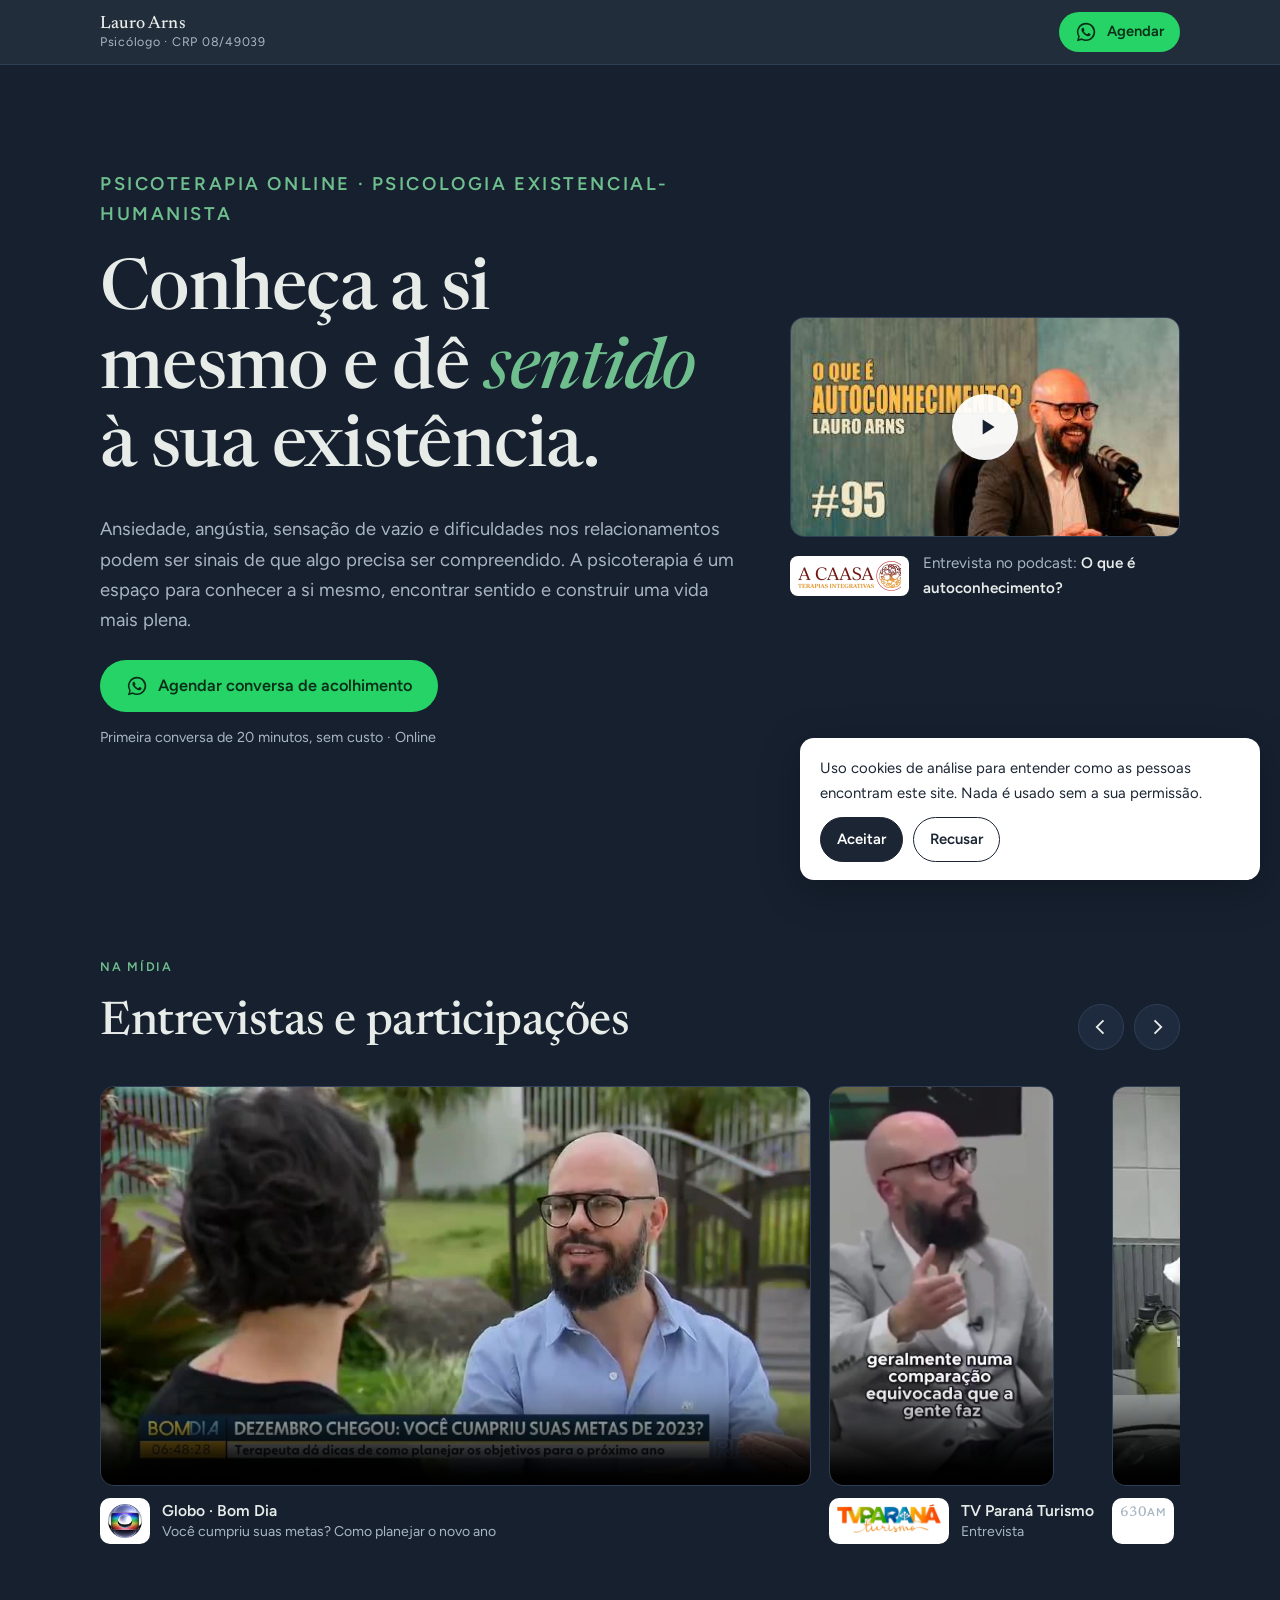
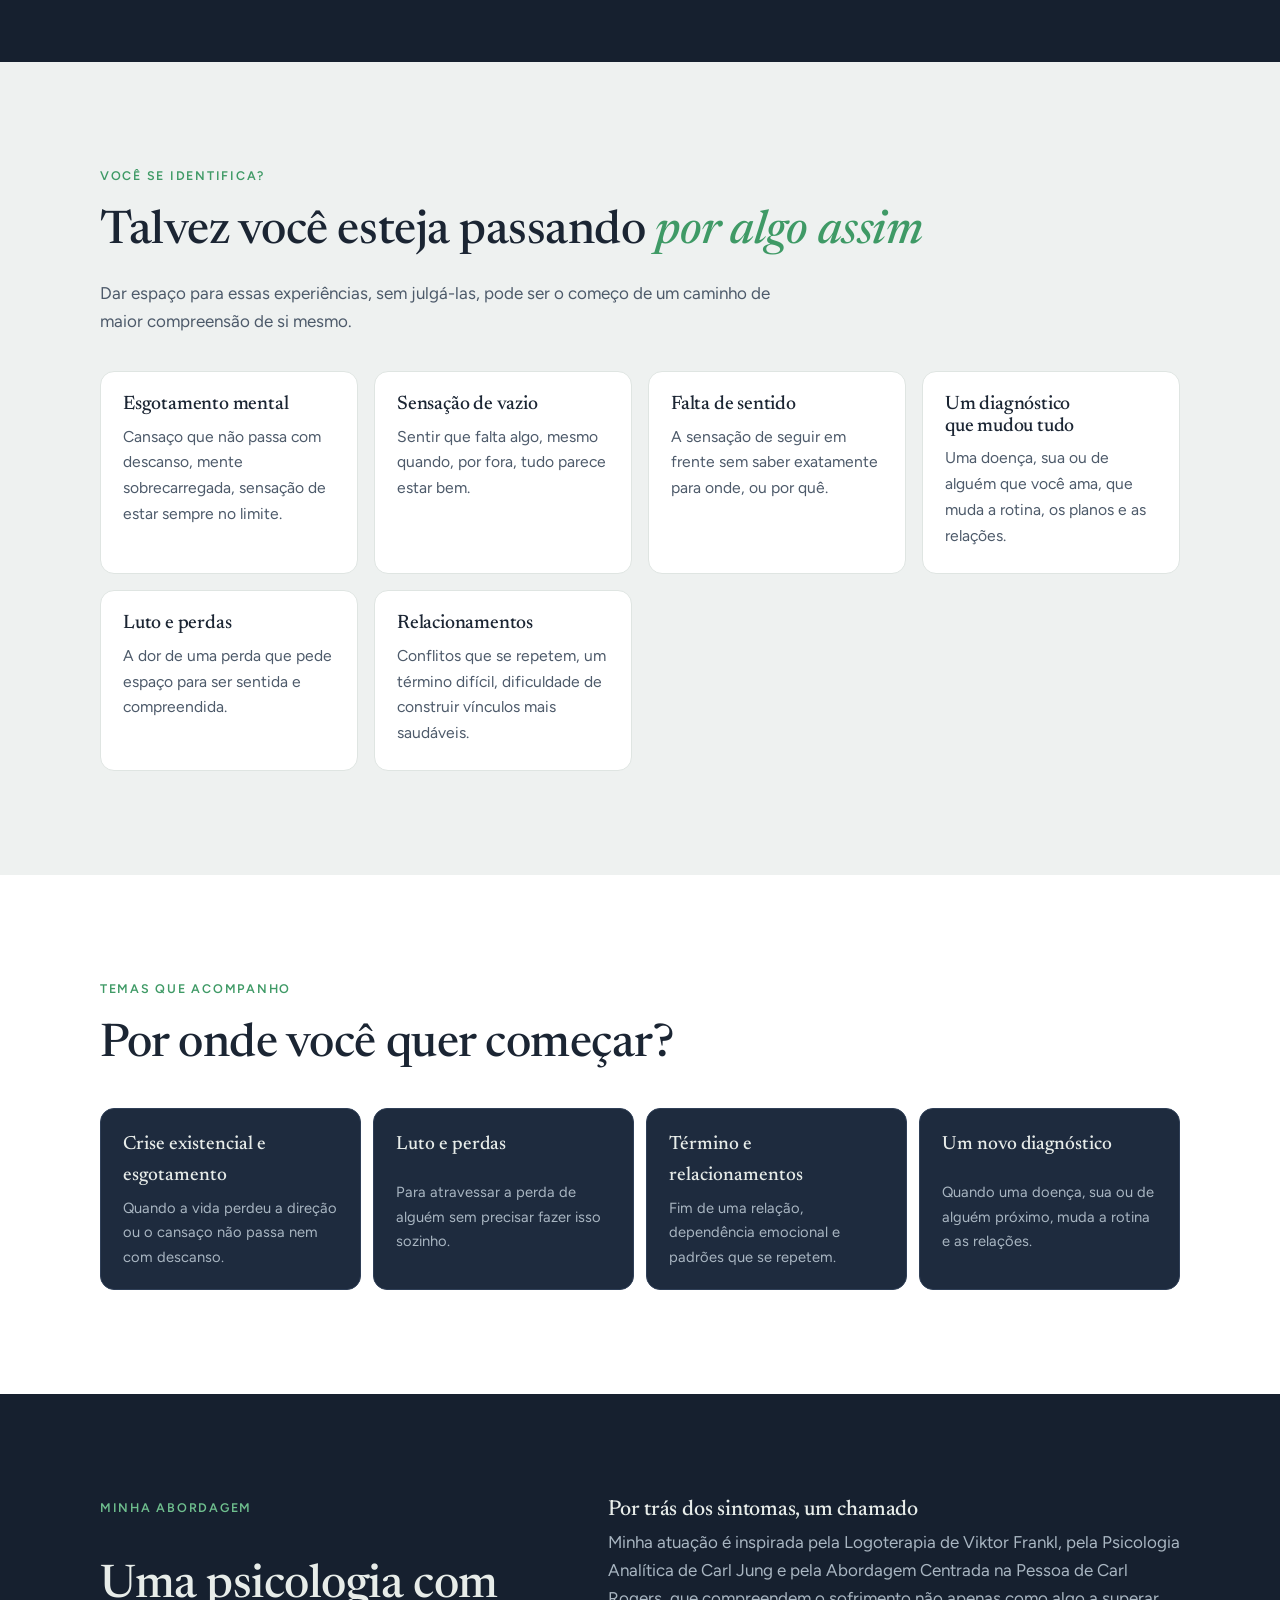
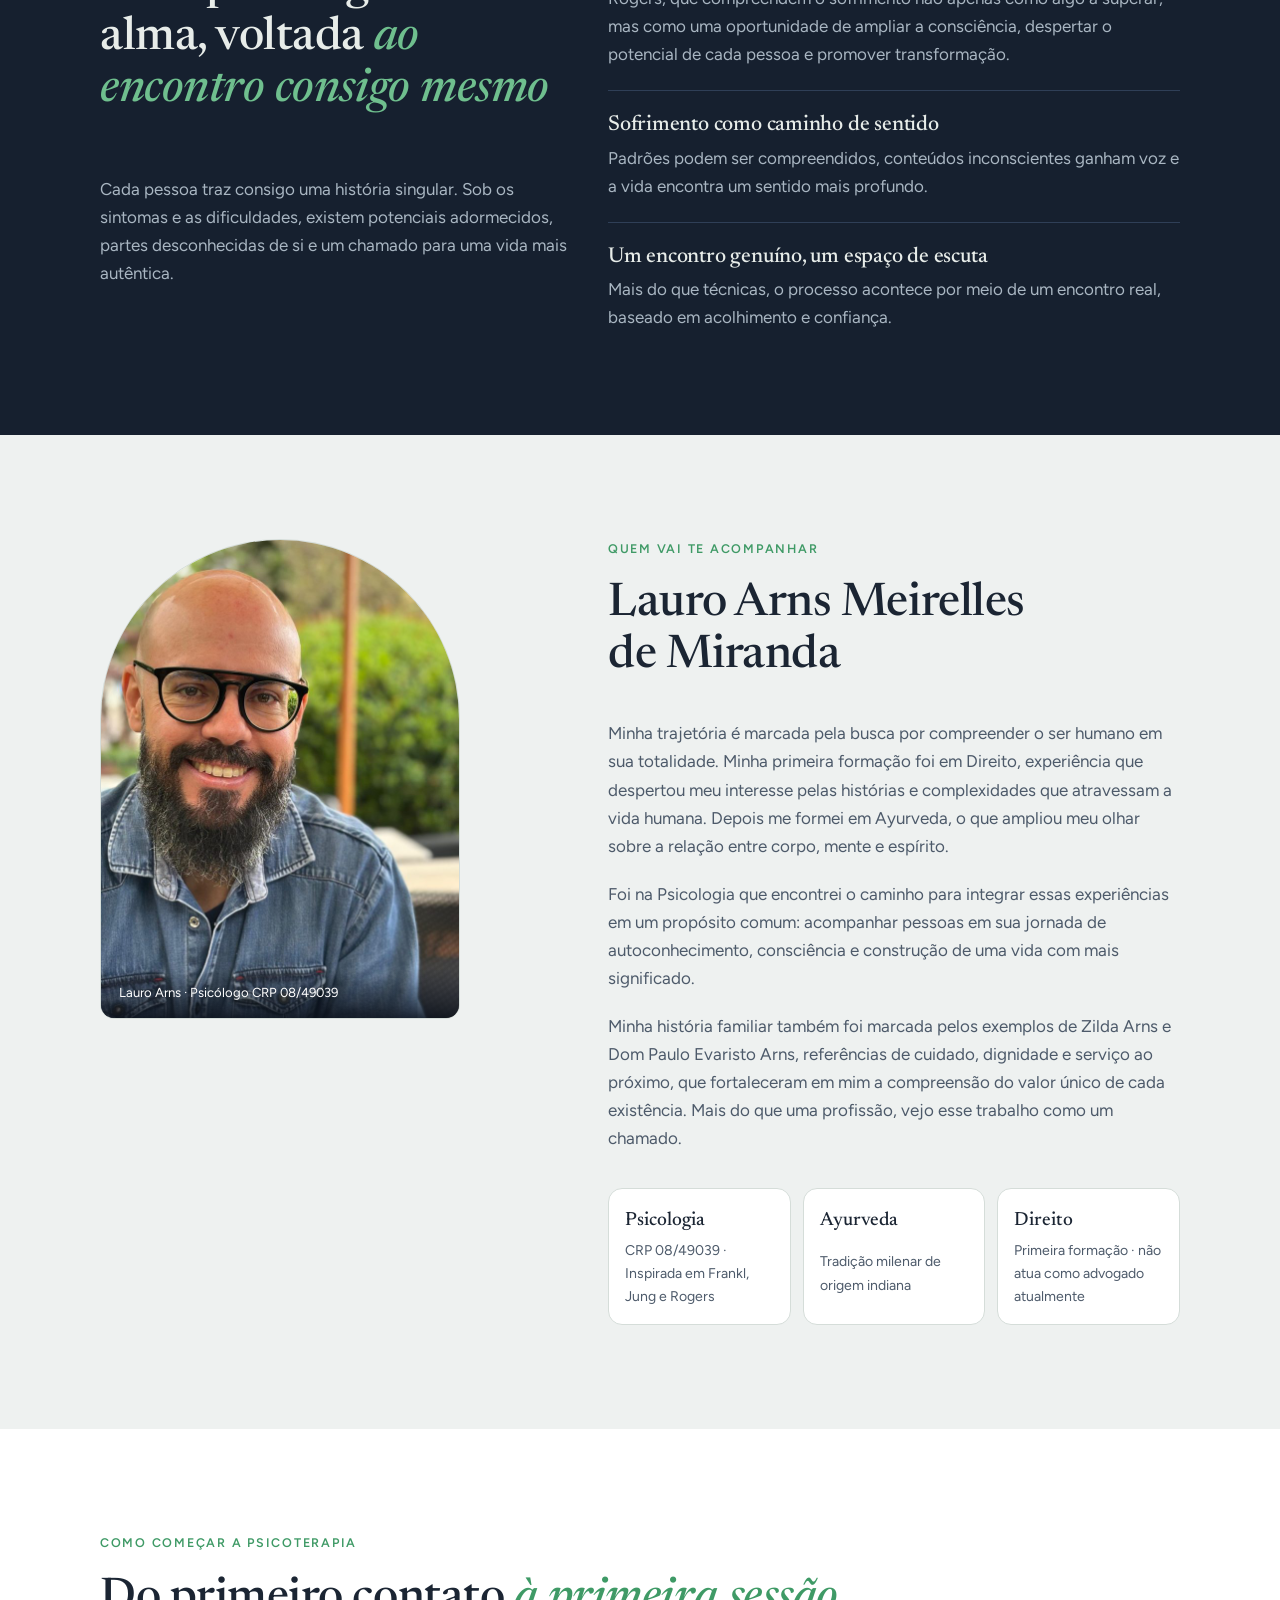
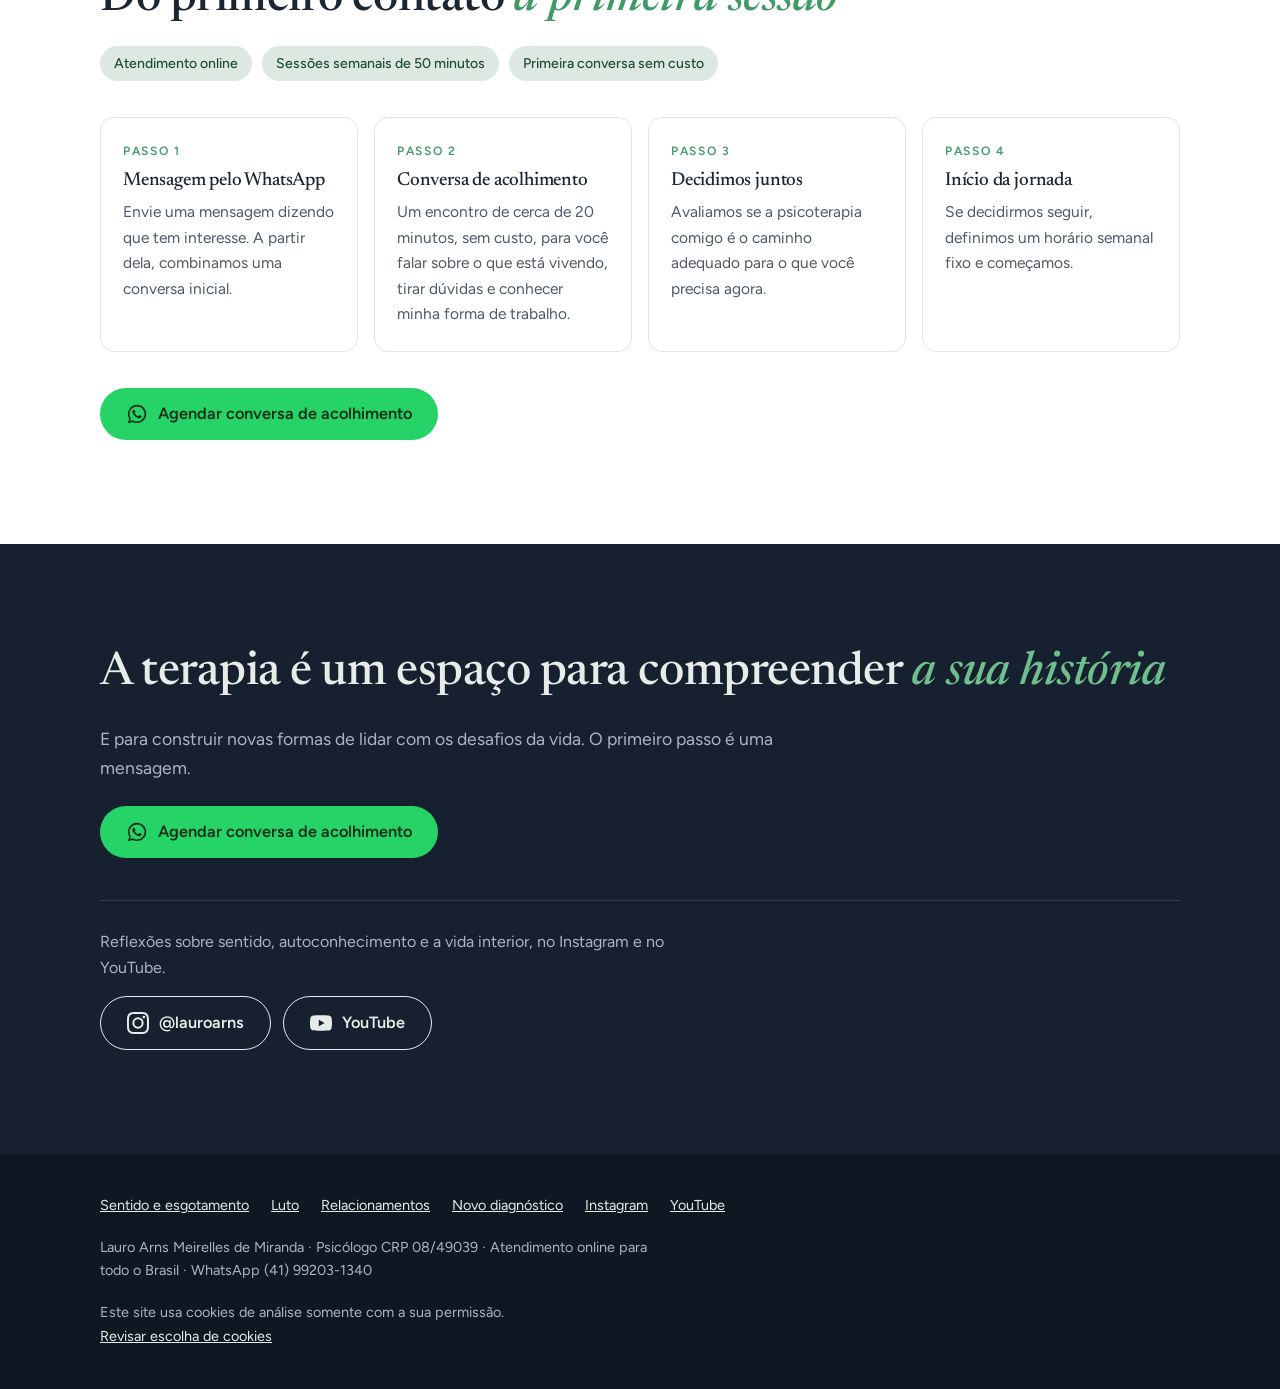
<file: index.html>
<!doctype html>
<html lang="pt-BR">
<head>
<meta charset="utf-8">
<meta name="viewport" content="width=device-width, initial-scale=1, viewport-fit=cover">
<meta name="claude:viewport-fit-sides" content="cover">
<title>Lauro Arns · Psicólogo online | Psicologia existencial-humanista</title>
<meta name="description" content="Psicoterapia online com Lauro Arns, psicólogo CRP 08/49039. Psicologia existencial-humanista para quem busca autoconhecimento e sentido.">
<link rel="canonical" href="https://arnslauro.com.br/">
<meta property="og:type" content="website">
<meta property="og:title" content="Lauro Arns · Psicólogo online | Psicologia existencial-humanista">
<meta property="og:description" content="Psicoterapia online com Lauro Arns, psicólogo CRP 08/49039. Psicologia existencial-humanista para quem busca autoconhecimento e sentido.">
<meta property="og:url" content="https://arnslauro.com.br/">
<meta property="og:image" content="https://arnslauro.com.br/assets/lauro.jpg">
<meta name="theme-color" content="#16202f">
<link rel="preconnect" href="https://fonts.googleapis.com">
<link rel="preconnect" href="https://fonts.gstatic.com" crossorigin>
<link rel="stylesheet" href="https://fonts.googleapis.com/css2?family=Figtree:wght@400;500;600&family=Newsreader:ital,opsz,wght@0,6..72,400;0,6..72,500;1,6..72,400;1,6..72,500&display=swap">
<link rel="stylesheet" href="assets/style.css">
<script type="application/ld+json">{"@context":"https://schema.org","@type":"Psychologist","name":"Lauro Arns Meirelles de Miranda","url":"https://arnslauro.com.br","telephone":"+55 41 99203-1340","areaServed":"BR","availableService":"Psicoterapia online","sameAs":["https://www.instagram.com/lauroarns/","https://www.youtube.com/@lauroarns"]}</script>
</head>
<body data-pagina="inicio">
<header class="faixa topo"><div class="miolo">
  <a class="marca" href="index.html"><b>Lauro Arns</b><span>Psicólogo · CRP 08/49039</span></a>
  <a class="botao botao-wa botao-mini" data-wa="cabecalho" href="https://wa.me/5541992031340?text=Ol%C3%A1%2C%20vi%20seu%20site%20e%20gostaria%20de%20agendar%20uma%20conversa%20inicial." target="_blank" rel="noopener"><svg viewBox="0 0 24 24" aria-hidden="true"><path fill="currentColor" d="M12.04 2a9.9 9.9 0 0 0-8.5 15l-1.4 5 5.2-1.36A9.93 9.93 0 1 0 12.04 2Zm0 18.13c-1.5 0-2.97-.4-4.25-1.16l-.3-.18-3.09.81.83-3-.2-.32a8.2 8.2 0 1 1 7.01 3.85Zm4.5-6.14c-.25-.12-1.46-.72-1.69-.8-.23-.08-.39-.12-.56.13-.16.24-.64.8-.78.96-.15.17-.29.19-.54.06a6.73 6.73 0 0 1-3.36-2.93c-.25-.44.25-.41.72-1.36.08-.16.04-.3-.02-.43-.06-.12-.56-1.34-.76-1.84-.2-.48-.4-.41-.56-.42h-.47a.9.9 0 0 0-.66.31 2.75 2.75 0 0 0-.86 2.05 4.8 4.8 0 0 0 1 2.54 10.98 10.98 0 0 0 4.2 3.7c1.56.68 2.18.73 2.96.62.48-.07 1.46-.6 1.67-1.18.2-.58.2-1.08.14-1.18-.06-.1-.22-.17-.47-.29Z"/></svg><span>Agendar</span></a>
</div></header>
<main>

<section class="faixa escuro hero"><div class="miolo">
  <div class="hero-col"><div class="hero-texto">
    <p class="rotulo">Psicoterapia online · Psicologia existencial-humanista</p>
    <h1>Conheça a si mesmo e dê <em>sentido</em> à sua existência.</h1>
    <p>Ansiedade, angústia, sensação de vazio e dificuldades nos relacionamentos podem ser sinais de que algo precisa ser compreendido. A psicoterapia é um espaço para conhecer a si mesmo, encontrar sentido e construir uma vida mais plena.</p>
    <div class="hero-acao"><a class="botao botao-wa " data-wa="topo" href="https://wa.me/5541992031340?text=Ol%C3%A1%2C%20vi%20seu%20site%20e%20gostaria%20de%20agendar%20uma%20conversa%20inicial." target="_blank" rel="noopener"><svg viewBox="0 0 24 24" aria-hidden="true"><path fill="currentColor" d="M12.04 2a9.9 9.9 0 0 0-8.5 15l-1.4 5 5.2-1.36A9.93 9.93 0 1 0 12.04 2Zm0 18.13c-1.5 0-2.97-.4-4.25-1.16l-.3-.18-3.09.81.83-3-.2-.32a8.2 8.2 0 1 1 7.01 3.85Zm4.5-6.14c-.25-.12-1.46-.72-1.69-.8-.23-.08-.39-.12-.56.13-.16.24-.64.8-.78.96-.15.17-.29.19-.54.06a6.73 6.73 0 0 1-3.36-2.93c-.25-.44.25-.41.72-1.36.08-.16.04-.3-.02-.43-.06-.12-.56-1.34-.76-1.84-.2-.48-.4-.41-.56-.42h-.47a.9.9 0 0 0-.66.31 2.75 2.75 0 0 0-.86 2.05 4.8 4.8 0 0 0 1 2.54 10.98 10.98 0 0 0 4.2 3.7c1.56.68 2.18.73 2.96.62.48-.07 1.46-.6 1.67-1.18.2-.58.2-1.08.14-1.18-.06-.1-.22-.17-.47-.29Z"/></svg><span>Agendar conversa de acolhimento</span></a><span class="hero-nota">Primeira conversa de 20 minutos, sem custo · Online</span></div>
  </div></div>
  <figure class="podcast">
    <div class="video" data-yt="VAfHUgx3Bjs"><a href="https://www.youtube.com/watch?v=VAfHUgx3Bjs" target="_blank" rel="noopener" aria-label="Assistir à entrevista no podcast A CAASA"><img src="assets/midia/podcast-capa.jpg" data-hq="https://i.ytimg.com/vi/VAfHUgx3Bjs/maxresdefault.jpg" alt="Lauro Arns falando no podcast A CAASA, episódio O que é autoconhecimento?"><span class="play"><svg viewBox="0 0 24 24" aria-hidden="true"><path d="M8 5v14l11-7z"/></svg></span></a></div>
    <figcaption><img src="assets/midia/logo-caasa.png" alt="A CAASA Terapias Integrativas"><span>Entrevista no podcast: <b>O que é autoconhecimento?</b></span></figcaption>
  </figure>
</div></section>
<section class="faixa escuro midia-sec" aria-labelledby="t-midia"><div class="miolo pilha-lg">
  <div class="cab-carrossel">
    <div class="pilha"><p class="rotulo">Na mídia</p><h2 id="t-midia">Entrevistas e participações</h2></div>
    <div class="setas"><button type="button" class="seta" data-dir="-1" aria-label="Anterior"><svg viewBox="0 0 24 24" aria-hidden="true"><path fill="currentColor" d="M15.4 5.4 14 4l-8 8 8 8 1.4-1.4L8.8 12z"/></svg></button><button type="button" class="seta" data-dir="1" aria-label="Próximo"><svg viewBox="0 0 24 24" aria-hidden="true"><path fill="currentColor" d="M8.6 5.4 10 4l8 8-8 8-1.4-1.4 6.6-6.6z"/></svg></button></div>
  </div>
  <div class="carrossel" tabindex="0" aria-label="Aparições na mídia (role para o lado)"><article class="slide"><div class="slide-midia" style="--ar:16/9;--arn:1.7778"><video controls playsinline preload="none" poster="assets/midia/globo-poster.jpg" aria-label="Globo · Bom Dia: Você cumpriu suas metas? Como planejar o novo ano"><source src="assets/midia/globo.mp4" type="video/mp4"></video></div><div class="slide-legenda"><span class="logo-chip"><img src="assets/midia/logo-globo.png" alt="" loading="lazy"></span><div><b>Globo · Bom Dia</b><span>Você cumpriu suas metas? Como planejar o novo ano</span></div></div></article><article class="slide"><div class="slide-midia" style="--ar:9/16;--arn:0.5625"><video controls playsinline preload="none" poster="assets/midia/parana-turismo-poster.jpg" aria-label="TV Paraná Turismo: Entrevista"><source src="assets/midia/parana-turismo.mp4" type="video/mp4"></video></div><div class="slide-legenda"><span class="logo-chip"><img src="assets/midia/logo-tv-parana-turismo.png" alt="" loading="lazy"></span><div><b>TV Paraná Turismo</b><span>Entrevista</span></div></div></article><article class="slide"><div class="slide-midia" style="--ar:368/496;--arn:0.7419"><video controls playsinline preload="none" poster="assets/midia/radio-630-poster.jpg" aria-label="Rádio 630 AM: Entrevista no estúdio"><source src="assets/midia/radio-630.mp4" type="video/mp4"></video></div><div class="slide-legenda"><span class="logo-chip logo-texto">630<small>AM</small></span><div><b>Rádio 630 AM</b><span>Entrevista no estúdio</span></div></div></article><article class="slide"><div class="slide-midia" style="--ar:16/9;--arn:1.7778"><a href="https://www.youtube.com/watch?v=VAfHUgx3Bjs" target="_blank" rel="noopener" aria-label="Assistir no YouTube"><img src="assets/midia/podcast-capa.jpg" alt="Lauro Arns em A CAASA Terapias Integrativas" loading="lazy"><span class="play"><svg viewBox="0 0 24 24" aria-hidden="true"><path d="M8 5v14l11-7z"/></svg></span></a></div><div class="slide-legenda"><span class="logo-chip"><img src="assets/midia/logo-caasa.png" alt="" loading="lazy"></span><div><b>A CAASA Terapias Integrativas</b><span>Podcast · O que é autoconhecimento?</span></div></div></article><article class="slide"><div class="slide-midia" style="--ar:3/4;--arn:0.7500"><img src="assets/midia/radio-971.jpg" alt="Lauro Arns em Rádio Educativa 97.1 FM" loading="lazy"></div><div class="slide-legenda"><span class="logo-chip"><img src="assets/midia/logo-971.png" alt="" loading="lazy"></span><div><b>Rádio Educativa 97.1 FM</b><span>Entrevista ao vivo</span></div></div></article><article class="slide"><div class="slide-midia" style="--ar:155/108;--arn:1.4352"><img src="assets/midia/evangelizar.jpg" alt="Lauro Arns em TV Evangelizar" loading="lazy"></div><div class="slide-legenda"><span class="logo-chip"><img src="assets/midia/logo-vida-que-segue.png" alt="" loading="lazy"></span><div><b>TV Evangelizar</b><span>Programa Vida que Segue</span></div></div></article><article class="slide"><div class="slide-midia" style="--ar:886/714;--arn:1.2409"><img src="assets/midia/radio-evangelizar.jpg" alt="Lauro Arns em Rádio Evangelizar" loading="lazy"></div><div class="slide-legenda"><span class="logo-chip"><img src="assets/midia/logo-evangelizar.png" alt="" loading="lazy"></span><div><b>Rádio Evangelizar</b><span>Entrevista no estúdio</span></div></div></article><article class="slide"><div class="slide-midia" style="--ar:1723/980;--arn:1.7582"><img src="assets/midia/dic.jpg" alt="Lauro Arns em Diário Indústria &amp;amp; Comércio" loading="lazy"></div><div class="slide-legenda"><span class="logo-chip"><img src="assets/midia/logo-dic.png" alt="" loading="lazy"></span><div><b>Diário Indústria &amp; Comércio</b><span>I&amp;C Entrevista</span></div></div></article><article class="slide"><div class="slide-midia" style="--ar:900/502;--arn:1.7928"><img src="assets/midia/globoplay.jpg" alt="Lauro Arns em Globo · Globoplay" loading="lazy"></div><div class="slide-legenda"><span class="logo-chip"><img src="assets/midia/logo-globo.png" alt="" loading="lazy"></span><div><b>Globo · Globoplay</b><span>Participação como psicólogo</span></div></div></article></div>
</div></section>
<section class="faixa claro" aria-labelledby="t-sinais"><div class="miolo pilha-lg">
  <div class="pilha"><p class="rotulo">Você se identifica?</p><h2 id="t-sinais">Talvez você esteja passando <em>por algo assim</em></h2>
  <p class="suave">Dar espaço para essas experiências, sem julgá-las, pode ser o começo de um caminho de maior compreensão de si mesmo.</p></div>
  <div class="grade"><article class="sinal"><h3>Esgotamento mental</h3><p>Cansaço que não passa com descanso, mente sobrecarregada, sensação de estar sempre no limite.</p></article><article class="sinal"><h3>Sensação de vazio</h3><p>Sentir que falta algo, mesmo quando, por fora, tudo parece estar bem.</p></article><article class="sinal"><h3>Falta de sentido</h3><p>A sensação de seguir em frente sem saber exatamente para onde, ou por quê.</p></article><article class="sinal"><h3>Um diagnóstico que mudou tudo</h3><p>Uma doença, sua ou de alguém que você ama, que muda a rotina, os planos e as relações.</p></article><article class="sinal"><h3>Luto e perdas</h3><p>A dor de uma perda que pede espaço para ser sentida e compreendida.</p></article><article class="sinal"><h3>Relacionamentos</h3><p>Conflitos que se repetem, um término difícil, dificuldade de construir vínculos mais saudáveis.</p></article></div>
</div></section>
<section class="faixa branco" aria-labelledby="t-caminhos"><div class="miolo pilha-lg">
  <div class="pilha"><p class="rotulo">Temas que acompanho</p><h2 id="t-caminhos">Por onde você quer começar?</h2></div>
  <div class="caminhos"><a href="logoterapia.html"><b>Crise existencial e esgotamento</b><span>Quando a vida perdeu a direção ou o cansaço não passa nem com descanso.</span></a><a href="luto.html"><b>Luto e perdas</b><span>Para atravessar a perda de alguém sem precisar fazer isso sozinho.</span></a><a href="relacionamentos.html"><b>Término e relacionamentos</b><span>Fim de uma relação, dependência emocional e padrões que se repetem.</span></a><a href="novo-diagnostico.html"><b>Um novo diagnóstico</b><span>Quando uma doença, sua ou de alguém próximo, muda a rotina e as relações.</span></a></div>
</div></section>
<section class="faixa escuro" aria-labelledby="t-abordagem"><div class="miolo duas">
  <div class="pilha-lg"><div class="pilha"><p class="rotulo">Minha abordagem</p><h2 id="t-abordagem">Uma psicologia com alma, voltada <em>ao encontro consigo mesmo</em></h2></div>
  <p class="suave">Cada pessoa traz consigo uma história singular. Sob os sintomas e as dificuldades, existem potenciais adormecidos, partes desconhecidas de si e um chamado para uma vida mais autêntica.</p></div>
  <div class="pilares"><div class="pilar"><h3>Por trás dos sintomas, um chamado</h3><p>Minha atuação é inspirada pela Logoterapia de Viktor Frankl, pela Psicologia Analítica de Carl Jung e pela Abordagem Centrada na Pessoa de Carl Rogers, que compreendem o sofrimento não apenas como algo a superar, mas como uma oportunidade de ampliar a consciência, despertar o potencial de cada pessoa e promover transformação.</p></div><div class="pilar"><h3>Sofrimento como caminho de sentido</h3><p>Padrões podem ser compreendidos, conteúdos inconscientes ganham voz e a vida encontra um sentido mais profundo.</p></div><div class="pilar"><h3>Um encontro genuíno, um espaço de escuta</h3><p>Mais do que técnicas, o processo acontece por meio de um encontro real, baseado em acolhimento e confiança.</p></div></div>
</div></section>
<section class="faixa claro sobre" aria-labelledby="t-sobre"><div class="miolo duas">
  <div><figure class="retrato"><img src="assets/lauro.jpg" alt="Lauro Arns, psicólogo" width="720" height="960" loading="lazy"><figcaption>Lauro Arns · Psicólogo CRP 08/49039</figcaption></figure></div>
  <div class="pilha-lg"><div class="pilha"><p class="rotulo">Quem vai te acompanhar</p><h2 id="t-sobre">Lauro Arns Meirelles de Miranda</h2></div>
    <div class="pilha suave">
<p>Minha trajetória é marcada pela busca por compreender o ser humano em sua totalidade. Minha primeira formação foi em Direito, experiência que despertou meu interesse pelas histórias e complexidades que atravessam a vida humana. Depois me formei em Ayurveda, o que ampliou meu olhar sobre a relação entre corpo, mente e espírito.</p>
<p>Foi na Psicologia que encontrei o caminho para integrar essas experiências em um propósito comum: acompanhar pessoas em sua jornada de autoconhecimento, consciência e construção de uma vida com mais significado.</p>
<p>Minha história familiar também foi marcada pelos exemplos de Zilda Arns e Dom Paulo Evaristo Arns, referências de cuidado, dignidade e serviço ao próximo, que fortaleceram em mim a compreensão do valor único de cada existência. Mais do que uma profissão, vejo esse trabalho como um chamado.</p></div>
    <div class="formacao">
      <div><b>Psicologia</b><span>CRP 08/49039 · Inspirada em Frankl, Jung e Rogers</span></div>
      <div><b>Ayurveda</b><span>Tradição milenar de origem indiana</span></div>
      <div><b>Direito</b><span>Primeira formação · não atua como advogado atualmente</span></div>
    </div>
  </div>
</div></section>
<section class="faixa branco" aria-labelledby="t-passos"><div class="miolo pilha-lg">
  <div class="pilha"><p class="rotulo">Como começar a psicoterapia</p><h2 id="t-passos">Do primeiro contato <em>à primeira sessão</em></h2>
    <div class="detalhes"><span class="chip">Atendimento online</span><span class="chip">Sessões semanais de 50 minutos</span><span class="chip">Primeira conversa sem custo</span></div>
  </div>
  <ol class="passos">
    <li><h3>Mensagem pelo WhatsApp</h3><p>Envie uma mensagem dizendo que tem interesse. A partir dela, combinamos uma conversa inicial.</p></li>
    <li><h3>Conversa de acolhimento</h3><p>Um encontro de cerca de 20 minutos, sem custo, para você falar sobre o que está vivendo, tirar dúvidas e conhecer minha forma de trabalho.</p></li>
    <li><h3>Decidimos juntos</h3><p>Avaliamos se a psicoterapia comigo é o caminho adequado para o que você precisa agora.</p></li>
    <li><h3>Início da jornada</h3><p>Se decidirmos seguir, definimos um horário semanal fixo e começamos.</p></li>
  </ol>
  <div><a class="botao botao-wa " data-wa="passos" href="https://wa.me/5541992031340?text=Ol%C3%A1%2C%20vi%20seu%20site%20e%20gostaria%20de%20agendar%20uma%20conversa%20inicial." target="_blank" rel="noopener"><svg viewBox="0 0 24 24" aria-hidden="true"><path fill="currentColor" d="M12.04 2a9.9 9.9 0 0 0-8.5 15l-1.4 5 5.2-1.36A9.93 9.93 0 1 0 12.04 2Zm0 18.13c-1.5 0-2.97-.4-4.25-1.16l-.3-.18-3.09.81.83-3-.2-.32a8.2 8.2 0 1 1 7.01 3.85Zm4.5-6.14c-.25-.12-1.46-.72-1.69-.8-.23-.08-.39-.12-.56.13-.16.24-.64.8-.78.96-.15.17-.29.19-.54.06a6.73 6.73 0 0 1-3.36-2.93c-.25-.44.25-.41.72-1.36.08-.16.04-.3-.02-.43-.06-.12-.56-1.34-.76-1.84-.2-.48-.4-.41-.56-.42h-.47a.9.9 0 0 0-.66.31 2.75 2.75 0 0 0-.86 2.05 4.8 4.8 0 0 0 1 2.54 10.98 10.98 0 0 0 4.2 3.7c1.56.68 2.18.73 2.96.62.48-.07 1.46-.6 1.67-1.18.2-.58.2-1.08.14-1.18-.06-.1-.22-.17-.47-.29Z"/></svg><span>Agendar conversa de acolhimento</span></a></div>
</div></section>
<section class="faixa escuro final" aria-labelledby="t-final"><div class="miolo">
  <h2 id="t-final">A terapia é um espaço para compreender <em>a sua história</em></h2>
  <p>E para construir novas formas de lidar com os desafios da vida. O primeiro passo é uma mensagem.</p>
  <a class="botao botao-wa " data-wa="final" href="https://wa.me/5541992031340?text=Ol%C3%A1%2C%20vi%20seu%20site%20e%20gostaria%20de%20agendar%20uma%20conversa%20inicial." target="_blank" rel="noopener"><svg viewBox="0 0 24 24" aria-hidden="true"><path fill="currentColor" d="M12.04 2a9.9 9.9 0 0 0-8.5 15l-1.4 5 5.2-1.36A9.93 9.93 0 1 0 12.04 2Zm0 18.13c-1.5 0-2.97-.4-4.25-1.16l-.3-.18-3.09.81.83-3-.2-.32a8.2 8.2 0 1 1 7.01 3.85Zm4.5-6.14c-.25-.12-1.46-.72-1.69-.8-.23-.08-.39-.12-.56.13-.16.24-.64.8-.78.96-.15.17-.29.19-.54.06a6.73 6.73 0 0 1-3.36-2.93c-.25-.44.25-.41.72-1.36.08-.16.04-.3-.02-.43-.06-.12-.56-1.34-.76-1.84-.2-.48-.4-.41-.56-.42h-.47a.9.9 0 0 0-.66.31 2.75 2.75 0 0 0-.86 2.05 4.8 4.8 0 0 0 1 2.54 10.98 10.98 0 0 0 4.2 3.7c1.56.68 2.18.73 2.96.62.48-.07 1.46-.6 1.67-1.18.2-.58.2-1.08.14-1.18-.06-.1-.22-.17-.47-.29Z"/></svg><span>Agendar conversa de acolhimento</span></a>
  <div class="insta">
    <p>Reflexões sobre sentido, autoconhecimento e a vida interior, no Instagram e no YouTube.</p>
    <div class="redes"><a class="botao botao-linha" href="https://www.instagram.com/lauroarns/" target="_blank" rel="noopener"><svg viewBox="0 0 24 24" aria-hidden="true"><path fill="currentColor" d="M12 2.2c3.2 0 3.6 0 4.8.07 3.25.15 4.77 1.69 4.92 4.92.06 1.27.07 1.65.07 4.85s0 3.58-.07 4.85c-.15 3.23-1.66 4.77-4.92 4.92-1.27.06-1.64.07-4.8.07-3.2 0-3.6 0-4.85-.07-3.26-.15-4.77-1.7-4.92-4.92C2.17 15.58 2.16 15.2 2.16 12s0-3.58.07-4.85C2.38 3.92 3.9 2.38 7.15 2.23 8.42 2.17 8.8 2.16 12 2.16ZM12 0C8.74 0 8.33 0 7.05.07 2.7.27.27 2.7.07 7.05 0 8.33 0 8.74 0 12s0 3.67.07 4.95c.2 4.36 2.62 6.78 6.98 6.98C8.33 24 8.74 24 12 24s3.67 0 4.95-.07c4.35-.2 6.78-2.62 6.98-6.98.06-1.28.07-1.69.07-4.95s0-3.67-.07-4.95c-.2-4.35-2.62-6.78-6.98-6.98C15.67 0 15.26 0 12 0Zm0 5.84a6.16 6.16 0 1 0 0 12.32 6.16 6.16 0 0 0 0-12.32ZM12 16a4 4 0 1 1 0-8 4 4 0 0 1 0 8Zm6.4-11.85a1.44 1.44 0 1 0 0 2.88 1.44 1.44 0 0 0 0-2.88Z"/></svg><span>@lauroarns</span></a><a class="botao botao-linha" href="https://www.youtube.com/@lauroarns" target="_blank" rel="noopener"><svg viewBox="0 0 24 24" aria-hidden="true"><path fill="currentColor" d="M23.5 6.2a3 3 0 0 0-2.1-2.1C19.5 3.6 12 3.6 12 3.6s-7.5 0-9.4.5A3 3 0 0 0 .5 6.2 31 31 0 0 0 0 12a31 31 0 0 0 .5 5.8 3 3 0 0 0 2.1 2.1c1.9.5 9.4.5 9.4.5s7.5 0 9.4-.5a3 3 0 0 0 2.1-2.1A31 31 0 0 0 24 12a31 31 0 0 0-.5-5.8ZM9.6 15.6V8.4l6.3 3.6-6.3 3.6Z"/></svg><span>YouTube</span></a></div>
  </div>
</div></section>
</main>
<footer class="faixa rodape"><div class="miolo">
  <nav aria-label="Páginas"><a href="logoterapia.html">Sentido e esgotamento</a><a href="luto.html">Luto</a><a href="relacionamentos.html">Relacionamentos</a><a href="novo-diagnostico.html">Novo diagnóstico</a><a href="https://www.instagram.com/lauroarns/" target="_blank" rel="noopener">Instagram</a><a href="https://www.youtube.com/@lauroarns" target="_blank" rel="noopener">YouTube</a></nav>
  <p>Lauro Arns Meirelles de Miranda · Psicólogo CRP 08/49039 · Atendimento online para todo o Brasil · WhatsApp (41) 99203-1340</p>
  <p>Este site usa cookies de análise somente com a sua permissão. <button type="button" id="rever-cookies">Revisar escolha de cookies</button></p>
</div></footer>
<div class="barra-wa"><a class="botao botao-wa " data-wa="barra-celular" href="https://wa.me/5541992031340?text=Ol%C3%A1%2C%20vi%20seu%20site%20e%20gostaria%20de%20agendar%20uma%20conversa%20inicial." target="_blank" rel="noopener"><svg viewBox="0 0 24 24" aria-hidden="true"><path fill="currentColor" d="M12.04 2a9.9 9.9 0 0 0-8.5 15l-1.4 5 5.2-1.36A9.93 9.93 0 1 0 12.04 2Zm0 18.13c-1.5 0-2.97-.4-4.25-1.16l-.3-.18-3.09.81.83-3-.2-.32a8.2 8.2 0 1 1 7.01 3.85Zm4.5-6.14c-.25-.12-1.46-.72-1.69-.8-.23-.08-.39-.12-.56.13-.16.24-.64.8-.78.96-.15.17-.29.19-.54.06a6.73 6.73 0 0 1-3.36-2.93c-.25-.44.25-.41.72-1.36.08-.16.04-.3-.02-.43-.06-.12-.56-1.34-.76-1.84-.2-.48-.4-.41-.56-.42h-.47a.9.9 0 0 0-.66.31 2.75 2.75 0 0 0-.86 2.05 4.8 4.8 0 0 0 1 2.54 10.98 10.98 0 0 0 4.2 3.7c1.56.68 2.18.73 2.96.62.48-.07 1.46-.6 1.67-1.18.2-.58.2-1.08.14-1.18-.06-.1-.22-.17-.47-.29Z"/></svg><span>Agendar conversa de acolhimento</span></a></div>
<div class="cookies" id="cookies" role="dialog" aria-label="Cookies" hidden>
  <p>Uso cookies de análise para entender como as pessoas encontram este site. Nada é usado sem a sua permissão.</p>
  <div class="acoes"><button type="button" class="aceitar">Aceitar</button><button type="button" class="recusar">Recusar</button></div>
</div>
<script src="assets/site.js"></script>
</body>
</html>
</file>
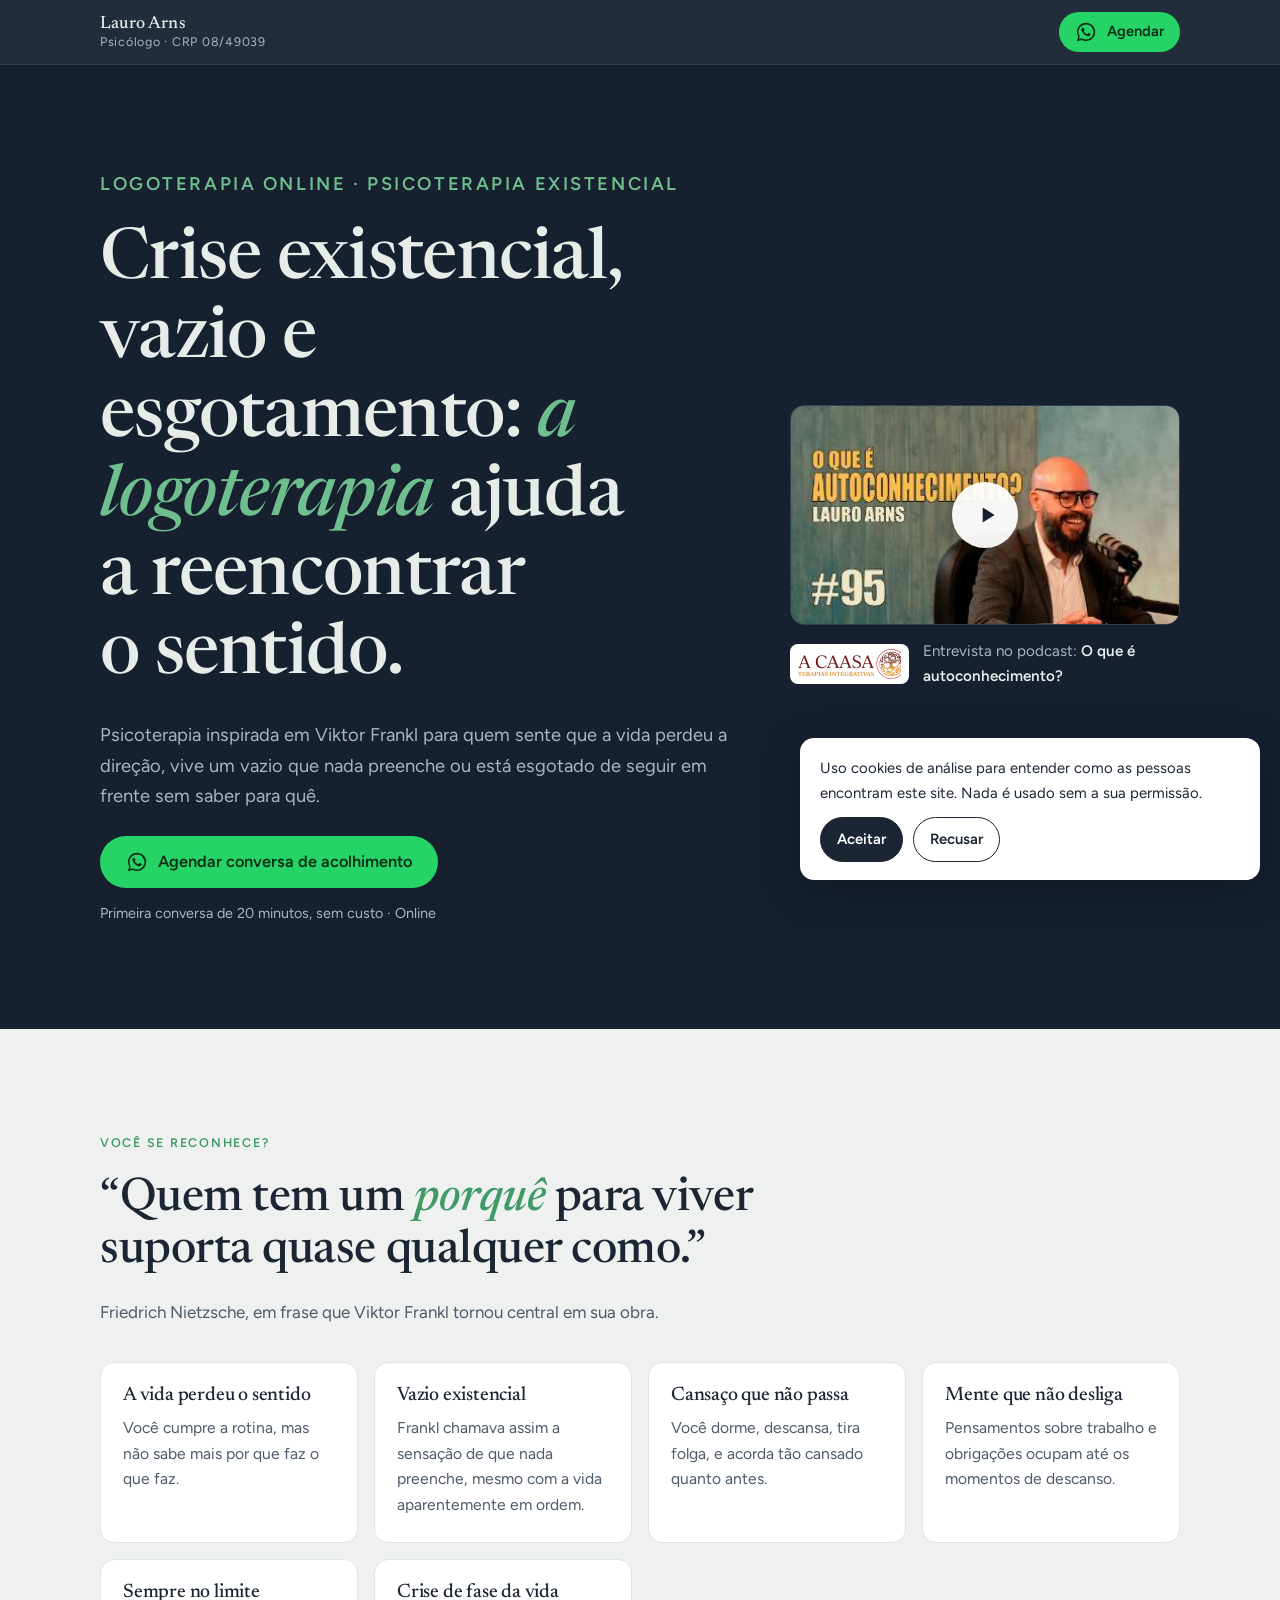
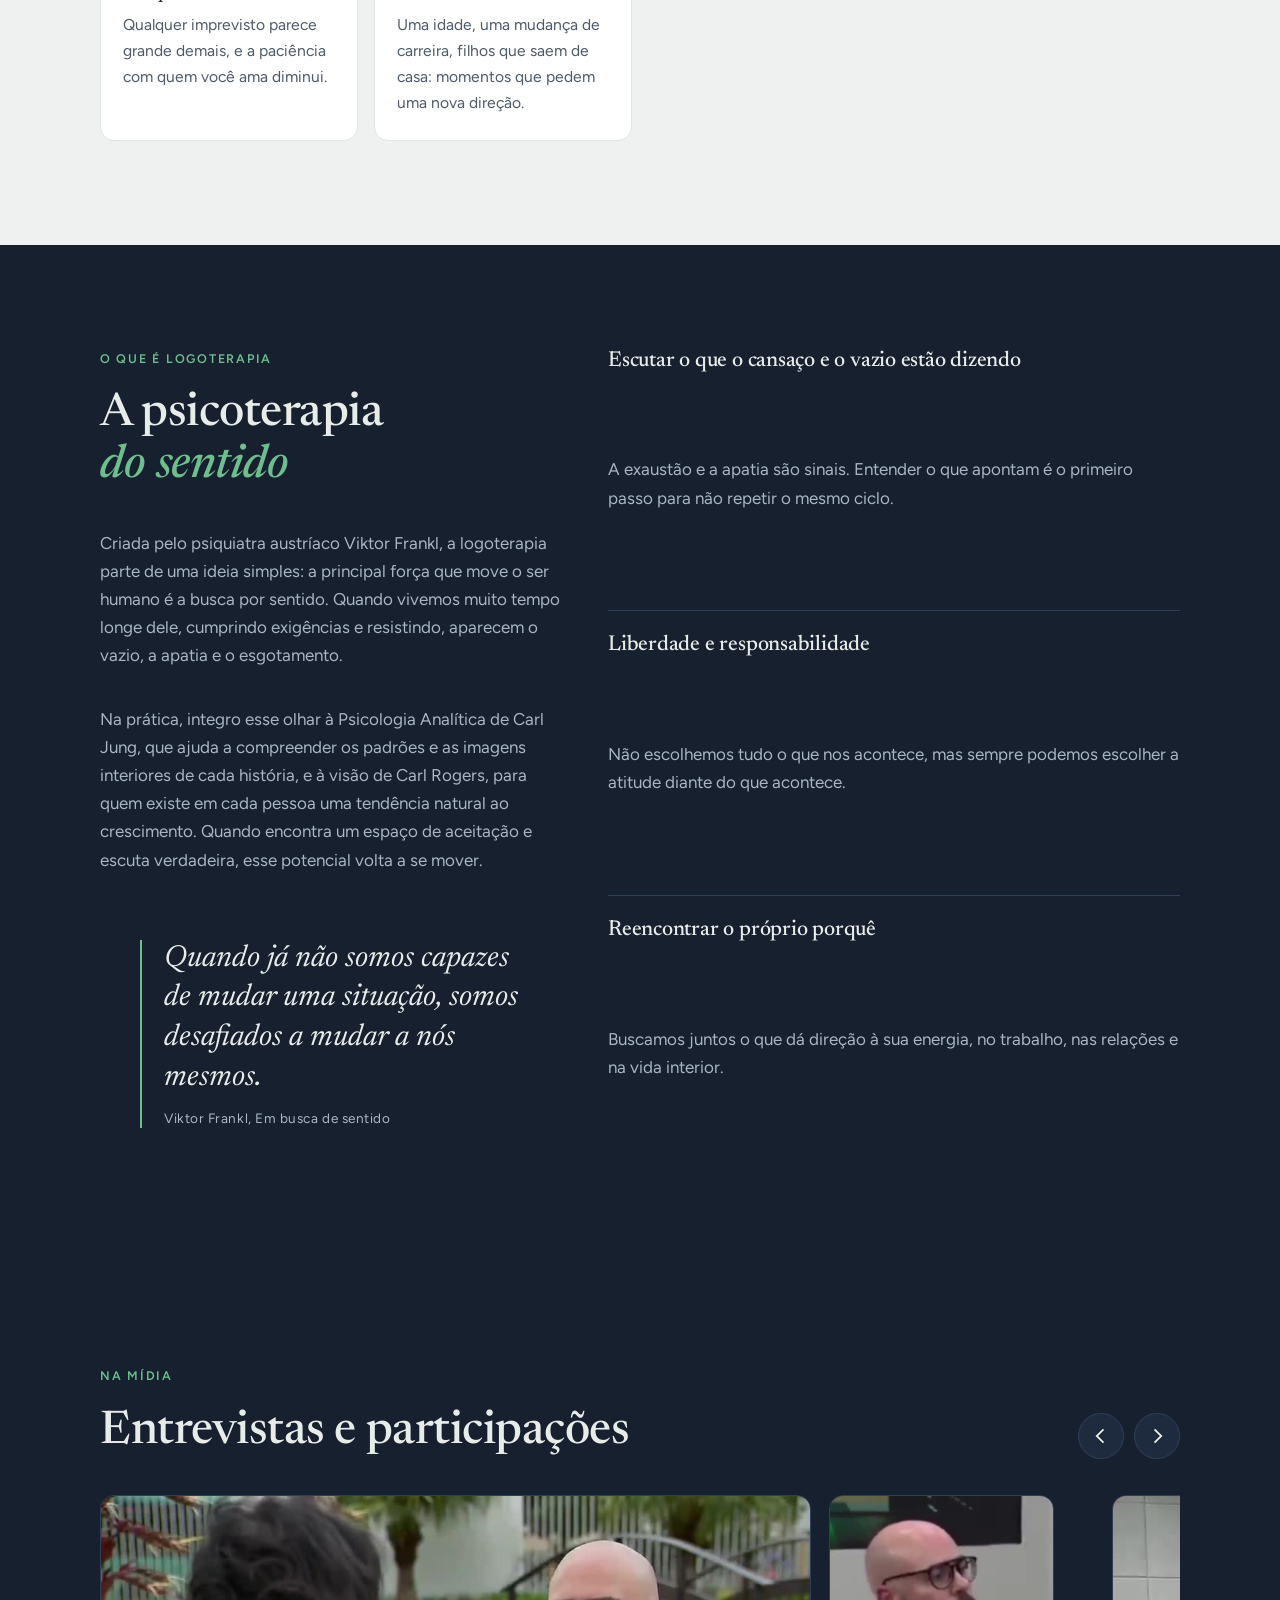
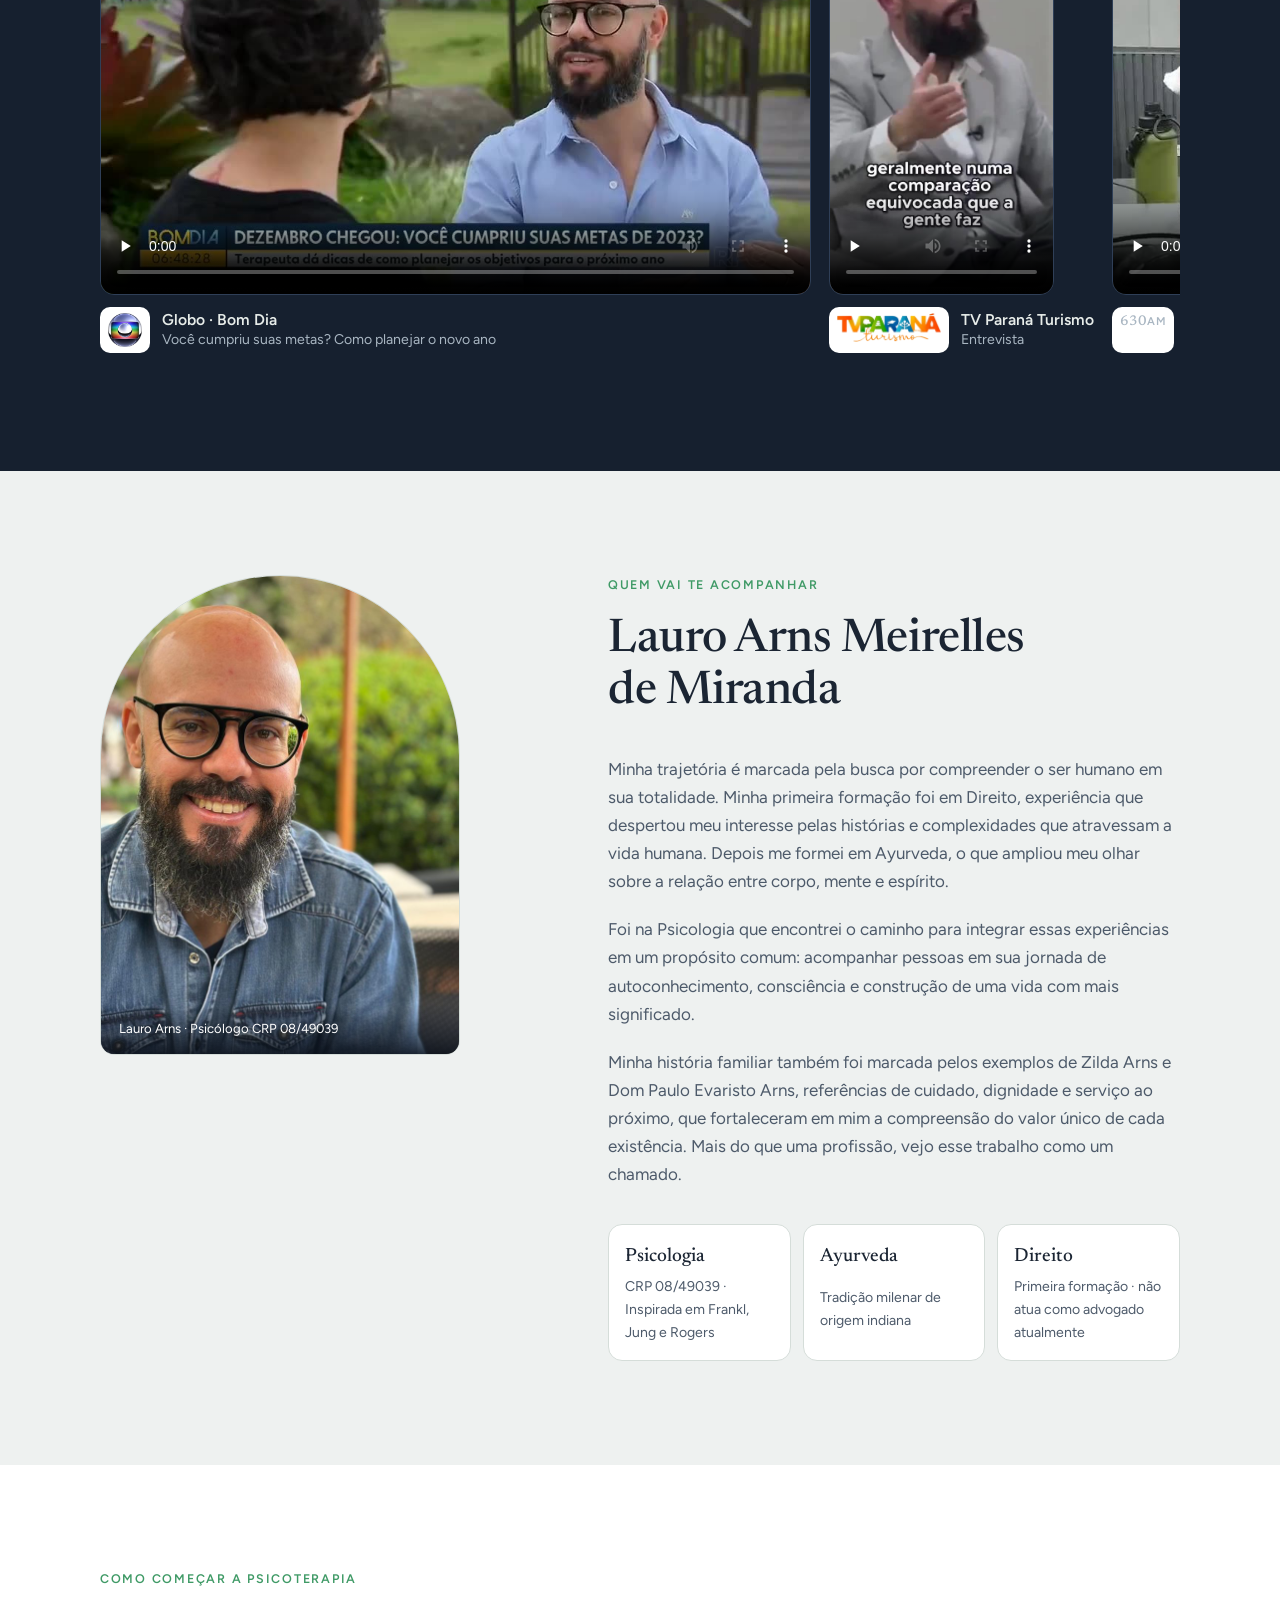
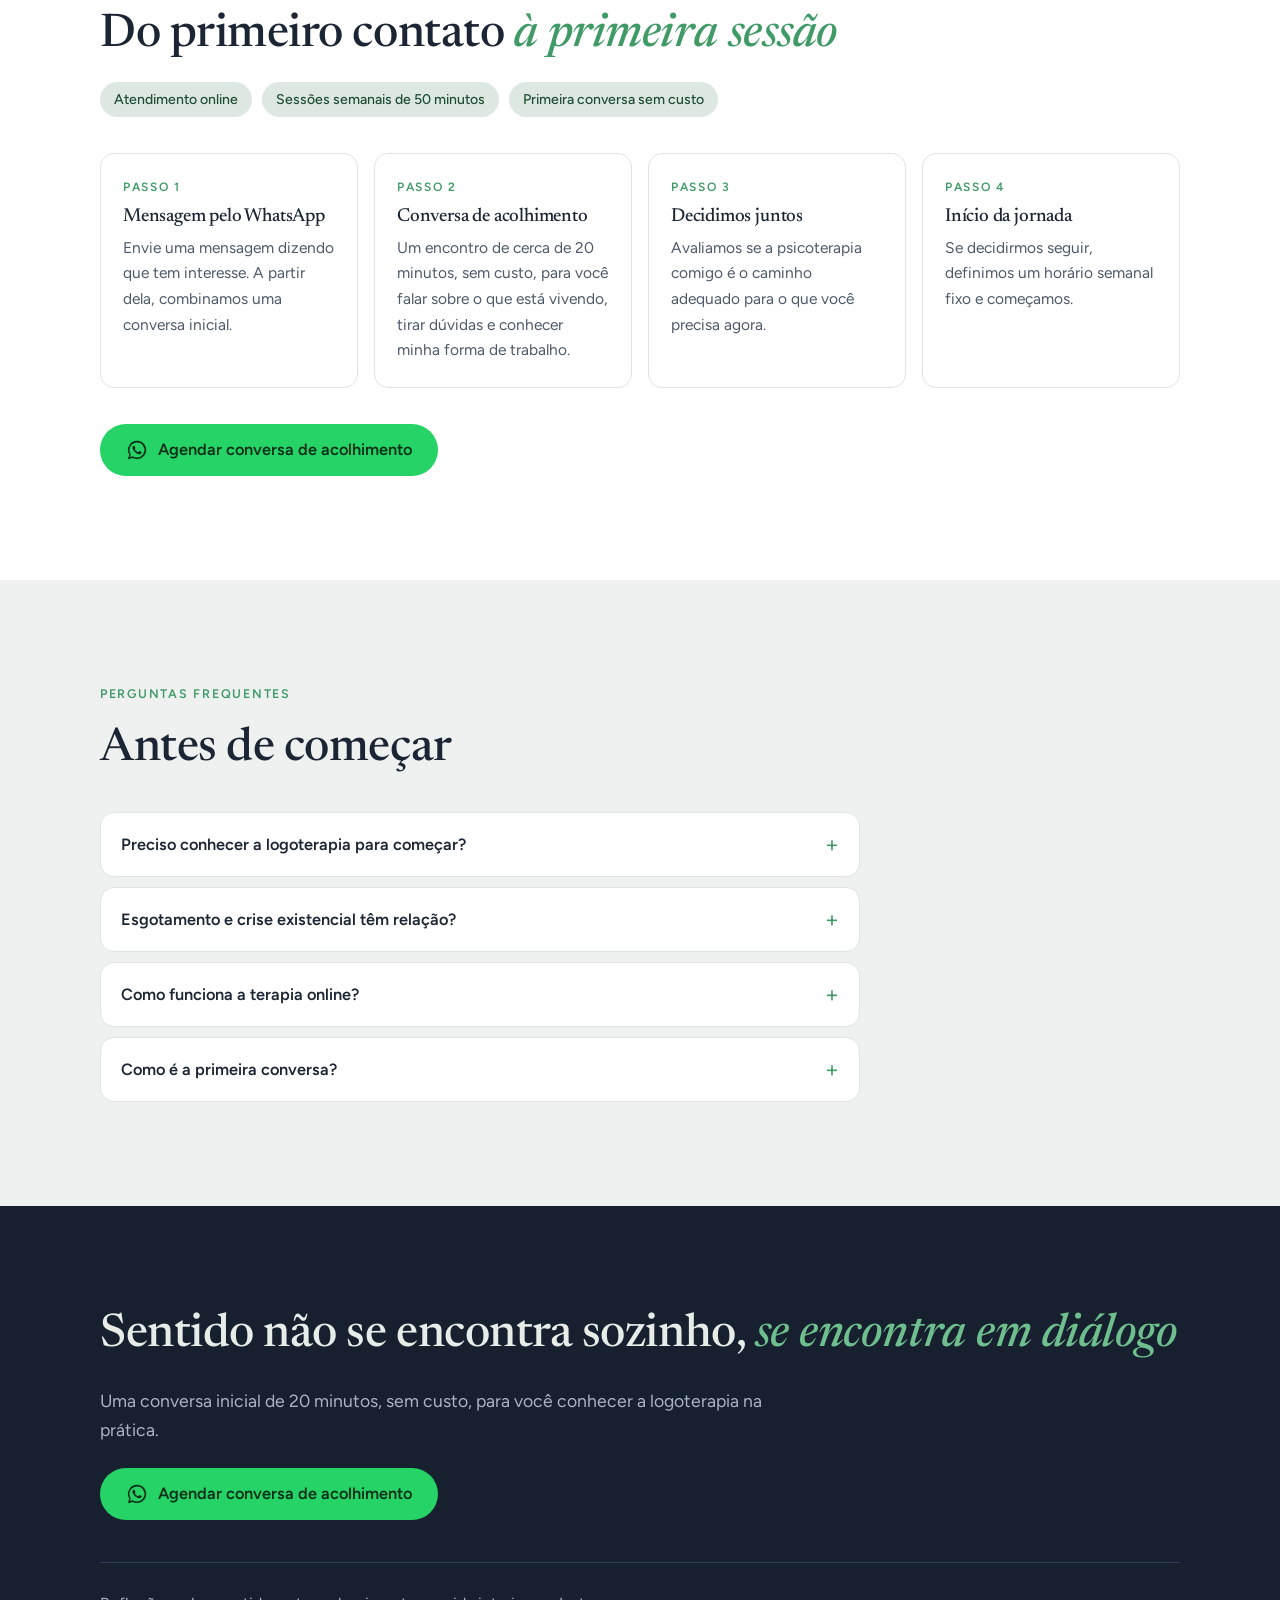
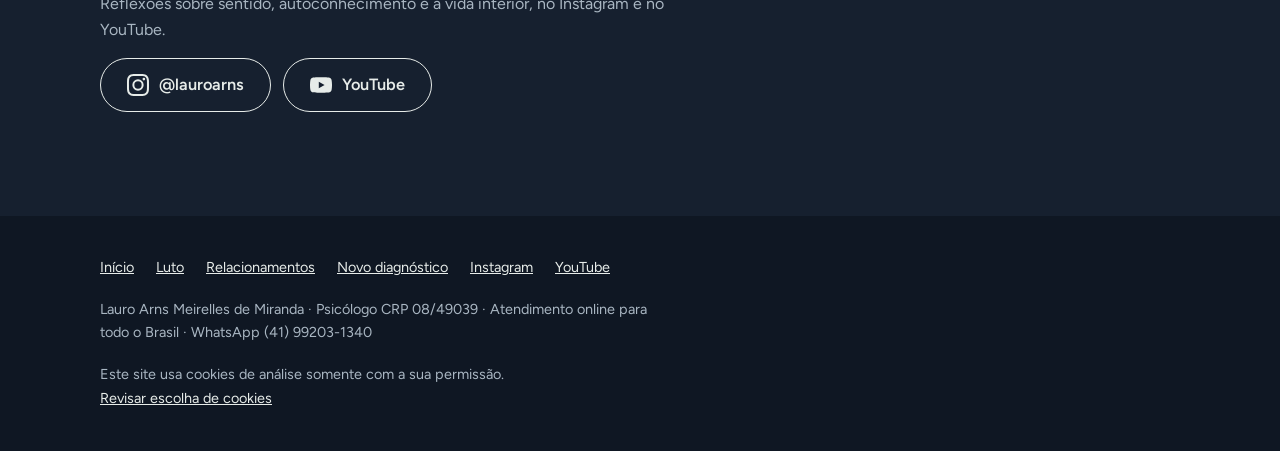
<file: logoterapia.html>
<!doctype html>
<html lang="pt-BR">
<head>
<meta charset="utf-8">
<meta name="viewport" content="width=device-width, initial-scale=1, viewport-fit=cover">
<meta name="claude:viewport-fit-sides" content="cover">
<title>Logoterapia online: crise existencial e esgotamento | Lauro Arns</title>
<meta name="description" content="Logoterapia online com Lauro Arns, psicólogo CRP 08/49039. Psicoterapia existencial para crise existencial, vazio e esgotamento emocional.">
<link rel="canonical" href="https://arnslauro.com.br/logoterapia">
<meta property="og:type" content="website">
<meta property="og:title" content="Logoterapia online: crise existencial e esgotamento | Lauro Arns">
<meta property="og:description" content="Logoterapia online com Lauro Arns, psicólogo CRP 08/49039. Psicoterapia existencial para crise existencial, vazio e esgotamento emocional.">
<meta property="og:url" content="https://arnslauro.com.br/logoterapia">
<meta property="og:image" content="https://arnslauro.com.br/assets/lauro.jpg">
<meta name="theme-color" content="#16202f">
<link rel="preconnect" href="https://fonts.googleapis.com">
<link rel="preconnect" href="https://fonts.gstatic.com" crossorigin>
<link rel="stylesheet" href="https://fonts.googleapis.com/css2?family=Figtree:wght@400;500;600&family=Newsreader:ital,opsz,wght@0,6..72,400;0,6..72,500;1,6..72,400;1,6..72,500&display=swap">
<link rel="stylesheet" href="assets/style.css">
<script type="application/ld+json">{"@context":"https://schema.org","@type":"Psychologist","name":"Lauro Arns Meirelles de Miranda","url":"https://arnslauro.com.br","telephone":"+55 41 99203-1340","areaServed":"BR","availableService":"Psicoterapia online","sameAs":["https://www.instagram.com/lauroarns/","https://www.youtube.com/@lauroarns"]}</script>
</head>
<body data-pagina="logoterapia">
<header class="faixa topo"><div class="miolo">
  <a class="marca" href="index.html"><b>Lauro Arns</b><span>Psicólogo · CRP 08/49039</span></a>
  <a class="botao botao-wa botao-mini" data-wa="cabecalho" href="https://wa.me/5541992031340?text=Ol%C3%A1%2C%20vi%20sua%20p%C3%A1gina%20sobre%20logoterapia%20e%20gostaria%20de%20agendar%20uma%20conversa%20inicial." target="_blank" rel="noopener"><svg viewBox="0 0 24 24" aria-hidden="true"><path fill="currentColor" d="M12.04 2a9.9 9.9 0 0 0-8.5 15l-1.4 5 5.2-1.36A9.93 9.93 0 1 0 12.04 2Zm0 18.13c-1.5 0-2.97-.4-4.25-1.16l-.3-.18-3.09.81.83-3-.2-.32a8.2 8.2 0 1 1 7.01 3.85Zm4.5-6.14c-.25-.12-1.46-.72-1.69-.8-.23-.08-.39-.12-.56.13-.16.24-.64.8-.78.96-.15.17-.29.19-.54.06a6.73 6.73 0 0 1-3.36-2.93c-.25-.44.25-.41.72-1.36.08-.16.04-.3-.02-.43-.06-.12-.56-1.34-.76-1.84-.2-.48-.4-.41-.56-.42h-.47a.9.9 0 0 0-.66.31 2.75 2.75 0 0 0-.86 2.05 4.8 4.8 0 0 0 1 2.54 10.98 10.98 0 0 0 4.2 3.7c1.56.68 2.18.73 2.96.62.48-.07 1.46-.6 1.67-1.18.2-.58.2-1.08.14-1.18-.06-.1-.22-.17-.47-.29Z"/></svg><span>Agendar</span></a>
</div></header>
<main>

<section class="faixa escuro hero"><div class="miolo">
  <div class="hero-col"><div class="hero-texto" data-tema="padrao">
    <p class="rotulo">Logoterapia online · Psicoterapia existencial</p>
    <h1>Crise existencial, vazio e esgotamento: <em>a logoterapia</em> ajuda a reencontrar o sentido.</h1>
    <p>Psicoterapia inspirada em Viktor Frankl para quem sente que a vida perdeu a direção, vive um vazio que nada preenche ou está esgotado de seguir em frente sem saber para quê.</p>
    <div class="hero-acao"><a class="botao botao-wa " data-wa="topo" href="https://wa.me/5541992031340?text=Ol%C3%A1%2C%20vi%20sua%20p%C3%A1gina%20sobre%20logoterapia%20e%20gostaria%20de%20agendar%20uma%20conversa%20inicial." target="_blank" rel="noopener"><svg viewBox="0 0 24 24" aria-hidden="true"><path fill="currentColor" d="M12.04 2a9.9 9.9 0 0 0-8.5 15l-1.4 5 5.2-1.36A9.93 9.93 0 1 0 12.04 2Zm0 18.13c-1.5 0-2.97-.4-4.25-1.16l-.3-.18-3.09.81.83-3-.2-.32a8.2 8.2 0 1 1 7.01 3.85Zm4.5-6.14c-.25-.12-1.46-.72-1.69-.8-.23-.08-.39-.12-.56.13-.16.24-.64.8-.78.96-.15.17-.29.19-.54.06a6.73 6.73 0 0 1-3.36-2.93c-.25-.44.25-.41.72-1.36.08-.16.04-.3-.02-.43-.06-.12-.56-1.34-.76-1.84-.2-.48-.4-.41-.56-.42h-.47a.9.9 0 0 0-.66.31 2.75 2.75 0 0 0-.86 2.05 4.8 4.8 0 0 0 1 2.54 10.98 10.98 0 0 0 4.2 3.7c1.56.68 2.18.73 2.96.62.48-.07 1.46-.6 1.67-1.18.2-.58.2-1.08.14-1.18-.06-.1-.22-.17-.47-.29Z"/></svg><span>Agendar conversa de acolhimento</span></a><span class="hero-nota">Primeira conversa de 20 minutos, sem custo · Online</span></div>
  </div><div class="hero-texto" data-tema="esgotamento" hidden>
    <p class="rotulo">Psicoterapia online · Esgotamento emocional</p>
    <h1>Esgotamento emocional não se resolve <em>só com descanso</em>.</h1>
    <p>Quando o cansaço continua mesmo depois das férias, a terapia ajuda a entender o que está consumindo sua energia e a reorganizar a vida a partir do que realmente importa para você.</p>
    <div class="hero-acao"><a class="botao botao-wa " data-wa="topo" href="https://wa.me/5541992031340?text=Ol%C3%A1%2C%20vi%20sua%20p%C3%A1gina%20sobre%20logoterapia%20e%20gostaria%20de%20agendar%20uma%20conversa%20inicial." target="_blank" rel="noopener"><svg viewBox="0 0 24 24" aria-hidden="true"><path fill="currentColor" d="M12.04 2a9.9 9.9 0 0 0-8.5 15l-1.4 5 5.2-1.36A9.93 9.93 0 1 0 12.04 2Zm0 18.13c-1.5 0-2.97-.4-4.25-1.16l-.3-.18-3.09.81.83-3-.2-.32a8.2 8.2 0 1 1 7.01 3.85Zm4.5-6.14c-.25-.12-1.46-.72-1.69-.8-.23-.08-.39-.12-.56.13-.16.24-.64.8-.78.96-.15.17-.29.19-.54.06a6.73 6.73 0 0 1-3.36-2.93c-.25-.44.25-.41.72-1.36.08-.16.04-.3-.02-.43-.06-.12-.56-1.34-.76-1.84-.2-.48-.4-.41-.56-.42h-.47a.9.9 0 0 0-.66.31 2.75 2.75 0 0 0-.86 2.05 4.8 4.8 0 0 0 1 2.54 10.98 10.98 0 0 0 4.2 3.7c1.56.68 2.18.73 2.96.62.48-.07 1.46-.6 1.67-1.18.2-.58.2-1.08.14-1.18-.06-.1-.22-.17-.47-.29Z"/></svg><span>Agendar conversa de acolhimento</span></a><span class="hero-nota">Primeira conversa de 20 minutos, sem custo · Online</span></div>
  </div><div class="hero-texto" data-tema="crise" hidden>
    <p class="rotulo">Psicoterapia online · Crise existencial</p>
    <h1>Crise existencial: quando a vida <em>perde o sentido</em>.</h1>
    <p>A pergunta “para que tudo isso?” costuma chegar sem aviso. A logoterapia de Viktor Frankl é uma psicoterapia dedicada justamente a ela.</p>
    <div class="hero-acao"><a class="botao botao-wa " data-wa="topo" href="https://wa.me/5541992031340?text=Ol%C3%A1%2C%20vi%20sua%20p%C3%A1gina%20sobre%20logoterapia%20e%20gostaria%20de%20agendar%20uma%20conversa%20inicial." target="_blank" rel="noopener"><svg viewBox="0 0 24 24" aria-hidden="true"><path fill="currentColor" d="M12.04 2a9.9 9.9 0 0 0-8.5 15l-1.4 5 5.2-1.36A9.93 9.93 0 1 0 12.04 2Zm0 18.13c-1.5 0-2.97-.4-4.25-1.16l-.3-.18-3.09.81.83-3-.2-.32a8.2 8.2 0 1 1 7.01 3.85Zm4.5-6.14c-.25-.12-1.46-.72-1.69-.8-.23-.08-.39-.12-.56.13-.16.24-.64.8-.78.96-.15.17-.29.19-.54.06a6.73 6.73 0 0 1-3.36-2.93c-.25-.44.25-.41.72-1.36.08-.16.04-.3-.02-.43-.06-.12-.56-1.34-.76-1.84-.2-.48-.4-.41-.56-.42h-.47a.9.9 0 0 0-.66.31 2.75 2.75 0 0 0-.86 2.05 4.8 4.8 0 0 0 1 2.54 10.98 10.98 0 0 0 4.2 3.7c1.56.68 2.18.73 2.96.62.48-.07 1.46-.6 1.67-1.18.2-.58.2-1.08.14-1.18-.06-.1-.22-.17-.47-.29Z"/></svg><span>Agendar conversa de acolhimento</span></a><span class="hero-nota">Primeira conversa de 20 minutos, sem custo · Online</span></div>
  </div></div>
  <figure class="podcast">
    <div class="video" data-yt="VAfHUgx3Bjs"><a href="https://www.youtube.com/watch?v=VAfHUgx3Bjs" target="_blank" rel="noopener" aria-label="Assistir à entrevista no podcast A CAASA"><img src="assets/midia/podcast-capa.jpg" data-hq="https://i.ytimg.com/vi/VAfHUgx3Bjs/maxresdefault.jpg" alt="Lauro Arns falando no podcast A CAASA, episódio O que é autoconhecimento?"><span class="play"><svg viewBox="0 0 24 24" aria-hidden="true"><path d="M8 5v14l11-7z"/></svg></span></a></div>
    <figcaption><img src="assets/midia/logo-caasa.png" alt="A CAASA Terapias Integrativas"><span>Entrevista no podcast: <b>O que é autoconhecimento?</b></span></figcaption>
  </figure>
</div></section>
<section class="faixa claro" aria-labelledby="t-sinais"><div class="miolo pilha-lg">
  <div class="pilha"><p class="rotulo">Você se reconhece?</p><h2 id="t-sinais">“Quem tem um <em>porquê</em> para viver suporta quase qualquer como.”</h2>
  <p class="suave">Friedrich Nietzsche, em frase que Viktor Frankl tornou central em sua obra.</p></div>
  <div class="grade"><article class="sinal"><h3>A vida perdeu o sentido</h3><p>Você cumpre a rotina, mas não sabe mais por que faz o que faz.</p></article><article class="sinal"><h3>Vazio existencial</h3><p>Frankl chamava assim a sensação de que nada preenche, mesmo com a vida aparentemente em ordem.</p></article><article class="sinal"><h3>Cansaço que não passa</h3><p>Você dorme, descansa, tira folga, e acorda tão cansado quanto antes.</p></article><article class="sinal"><h3>Mente que não desliga</h3><p>Pensamentos sobre trabalho e obrigações ocupam até os momentos de descanso.</p></article><article class="sinal"><h3>Sempre no limite</h3><p>Qualquer imprevisto parece grande demais, e a paciência com quem você ama diminui.</p></article><article class="sinal"><h3>Crise de fase da vida</h3><p>Uma idade, uma mudança de carreira, filhos que saem de casa: momentos que pedem uma nova direção.</p></article></div>
</div></section>
<section class="faixa escuro" aria-labelledby="t-abordagem"><div class="miolo duas">
  <div class="pilha-lg"><div class="pilha"><p class="rotulo">O que é logoterapia</p><h2 id="t-abordagem">A psicoterapia <em>do sentido</em></h2></div>
  <p class="suave">Criada pelo psiquiatra austríaco Viktor Frankl, a logoterapia parte de uma ideia simples: a principal força que move o ser humano é a busca por sentido. Quando vivemos muito tempo longe dele, cumprindo exigências e resistindo, aparecem o vazio, a apatia e o esgotamento.</p>
  <p class="suave">Na prática, integro esse olhar à Psicologia Analítica de Carl Jung, que ajuda a compreender os padrões e as imagens interiores de cada história, e à visão de Carl Rogers, para quem existe em cada pessoa uma tendência natural ao crescimento. Quando encontra um espaço de aceitação e escuta verdadeira, esse potencial volta a se mover.</p>
  <blockquote class="citacao">Quando já não somos capazes de mudar uma situação, somos desafiados a mudar a nós mesmos.<cite>Viktor Frankl, Em busca de sentido</cite></blockquote></div>
  <div class="pilares"><div class="pilar"><h3>Escutar o que o cansaço e o vazio estão dizendo</h3><p>A exaustão e a apatia são sinais. Entender o que apontam é o primeiro passo para não repetir o mesmo ciclo.</p></div><div class="pilar"><h3>Liberdade e responsabilidade</h3><p>Não escolhemos tudo o que nos acontece, mas sempre podemos escolher a atitude diante do que acontece.</p></div><div class="pilar"><h3>Reencontrar o próprio porquê</h3><p>Buscamos juntos o que dá direção à sua energia, no trabalho, nas relações e na vida interior.</p></div></div>
</div></section>
<section class="faixa escuro midia-sec" aria-labelledby="t-midia"><div class="miolo pilha-lg">
  <div class="cab-carrossel">
    <div class="pilha"><p class="rotulo">Na mídia</p><h2 id="t-midia">Entrevistas e participações</h2></div>
    <div class="setas"><button type="button" class="seta" data-dir="-1" aria-label="Anterior"><svg viewBox="0 0 24 24" aria-hidden="true"><path fill="currentColor" d="M15.4 5.4 14 4l-8 8 8 8 1.4-1.4L8.8 12z"/></svg></button><button type="button" class="seta" data-dir="1" aria-label="Próximo"><svg viewBox="0 0 24 24" aria-hidden="true"><path fill="currentColor" d="M8.6 5.4 10 4l8 8-8 8-1.4-1.4 6.6-6.6z"/></svg></button></div>
  </div>
  <div class="carrossel" tabindex="0" aria-label="Aparições na mídia (role para o lado)"><article class="slide"><div class="slide-midia" style="--ar:16/9;--arn:1.7778"><video controls playsinline preload="none" poster="assets/midia/globo-poster.jpg" aria-label="Globo · Bom Dia: Você cumpriu suas metas? Como planejar o novo ano"><source src="assets/midia/globo.mp4" type="video/mp4"></video></div><div class="slide-legenda"><span class="logo-chip"><img src="assets/midia/logo-globo.png" alt="" loading="lazy"></span><div><b>Globo · Bom Dia</b><span>Você cumpriu suas metas? Como planejar o novo ano</span></div></div></article><article class="slide"><div class="slide-midia" style="--ar:9/16;--arn:0.5625"><video controls playsinline preload="none" poster="assets/midia/parana-turismo-poster.jpg" aria-label="TV Paraná Turismo: Entrevista"><source src="assets/midia/parana-turismo.mp4" type="video/mp4"></video></div><div class="slide-legenda"><span class="logo-chip"><img src="assets/midia/logo-tv-parana-turismo.png" alt="" loading="lazy"></span><div><b>TV Paraná Turismo</b><span>Entrevista</span></div></div></article><article class="slide"><div class="slide-midia" style="--ar:368/496;--arn:0.7419"><video controls playsinline preload="none" poster="assets/midia/radio-630-poster.jpg" aria-label="Rádio 630 AM: Entrevista no estúdio"><source src="assets/midia/radio-630.mp4" type="video/mp4"></video></div><div class="slide-legenda"><span class="logo-chip logo-texto">630<small>AM</small></span><div><b>Rádio 630 AM</b><span>Entrevista no estúdio</span></div></div></article><article class="slide"><div class="slide-midia" style="--ar:16/9;--arn:1.7778"><a href="https://www.youtube.com/watch?v=VAfHUgx3Bjs" target="_blank" rel="noopener" aria-label="Assistir no YouTube"><img src="assets/midia/podcast-capa.jpg" alt="Lauro Arns em A CAASA Terapias Integrativas" loading="lazy"><span class="play"><svg viewBox="0 0 24 24" aria-hidden="true"><path d="M8 5v14l11-7z"/></svg></span></a></div><div class="slide-legenda"><span class="logo-chip"><img src="assets/midia/logo-caasa.png" alt="" loading="lazy"></span><div><b>A CAASA Terapias Integrativas</b><span>Podcast · O que é autoconhecimento?</span></div></div></article><article class="slide"><div class="slide-midia" style="--ar:3/4;--arn:0.7500"><img src="assets/midia/radio-971.jpg" alt="Lauro Arns em Rádio Educativa 97.1 FM" loading="lazy"></div><div class="slide-legenda"><span class="logo-chip"><img src="assets/midia/logo-971.png" alt="" loading="lazy"></span><div><b>Rádio Educativa 97.1 FM</b><span>Entrevista ao vivo</span></div></div></article><article class="slide"><div class="slide-midia" style="--ar:155/108;--arn:1.4352"><img src="assets/midia/evangelizar.jpg" alt="Lauro Arns em TV Evangelizar" loading="lazy"></div><div class="slide-legenda"><span class="logo-chip"><img src="assets/midia/logo-vida-que-segue.png" alt="" loading="lazy"></span><div><b>TV Evangelizar</b><span>Programa Vida que Segue</span></div></div></article><article class="slide"><div class="slide-midia" style="--ar:886/714;--arn:1.2409"><img src="assets/midia/radio-evangelizar.jpg" alt="Lauro Arns em Rádio Evangelizar" loading="lazy"></div><div class="slide-legenda"><span class="logo-chip"><img src="assets/midia/logo-evangelizar.png" alt="" loading="lazy"></span><div><b>Rádio Evangelizar</b><span>Entrevista no estúdio</span></div></div></article><article class="slide"><div class="slide-midia" style="--ar:1723/980;--arn:1.7582"><img src="assets/midia/dic.jpg" alt="Lauro Arns em Diário Indústria &amp;amp; Comércio" loading="lazy"></div><div class="slide-legenda"><span class="logo-chip"><img src="assets/midia/logo-dic.png" alt="" loading="lazy"></span><div><b>Diário Indústria &amp; Comércio</b><span>I&amp;C Entrevista</span></div></div></article><article class="slide"><div class="slide-midia" style="--ar:900/502;--arn:1.7928"><img src="assets/midia/globoplay.jpg" alt="Lauro Arns em Globo · Globoplay" loading="lazy"></div><div class="slide-legenda"><span class="logo-chip"><img src="assets/midia/logo-globo.png" alt="" loading="lazy"></span><div><b>Globo · Globoplay</b><span>Participação como psicólogo</span></div></div></article></div>
</div></section>
<section class="faixa claro sobre" aria-labelledby="t-sobre"><div class="miolo duas">
  <div><figure class="retrato"><img src="assets/lauro.jpg" alt="Lauro Arns, psicólogo" width="720" height="960" loading="lazy"><figcaption>Lauro Arns · Psicólogo CRP 08/49039</figcaption></figure></div>
  <div class="pilha-lg"><div class="pilha"><p class="rotulo">Quem vai te acompanhar</p><h2 id="t-sobre">Lauro Arns Meirelles de Miranda</h2></div>
    <div class="pilha suave">
<p>Minha trajetória é marcada pela busca por compreender o ser humano em sua totalidade. Minha primeira formação foi em Direito, experiência que despertou meu interesse pelas histórias e complexidades que atravessam a vida humana. Depois me formei em Ayurveda, o que ampliou meu olhar sobre a relação entre corpo, mente e espírito.</p>
<p>Foi na Psicologia que encontrei o caminho para integrar essas experiências em um propósito comum: acompanhar pessoas em sua jornada de autoconhecimento, consciência e construção de uma vida com mais significado.</p>
<p>Minha história familiar também foi marcada pelos exemplos de Zilda Arns e Dom Paulo Evaristo Arns, referências de cuidado, dignidade e serviço ao próximo, que fortaleceram em mim a compreensão do valor único de cada existência. Mais do que uma profissão, vejo esse trabalho como um chamado.</p></div>
    <div class="formacao">
      <div><b>Psicologia</b><span>CRP 08/49039 · Inspirada em Frankl, Jung e Rogers</span></div>
      <div><b>Ayurveda</b><span>Tradição milenar de origem indiana</span></div>
      <div><b>Direito</b><span>Primeira formação · não atua como advogado atualmente</span></div>
    </div>
  </div>
</div></section>
<section class="faixa branco" aria-labelledby="t-passos"><div class="miolo pilha-lg">
  <div class="pilha"><p class="rotulo">Como começar a psicoterapia</p><h2 id="t-passos">Do primeiro contato <em>à primeira sessão</em></h2>
    <div class="detalhes"><span class="chip">Atendimento online</span><span class="chip">Sessões semanais de 50 minutos</span><span class="chip">Primeira conversa sem custo</span></div>
  </div>
  <ol class="passos">
    <li><h3>Mensagem pelo WhatsApp</h3><p>Envie uma mensagem dizendo que tem interesse. A partir dela, combinamos uma conversa inicial.</p></li>
    <li><h3>Conversa de acolhimento</h3><p>Um encontro de cerca de 20 minutos, sem custo, para você falar sobre o que está vivendo, tirar dúvidas e conhecer minha forma de trabalho.</p></li>
    <li><h3>Decidimos juntos</h3><p>Avaliamos se a psicoterapia comigo é o caminho adequado para o que você precisa agora.</p></li>
    <li><h3>Início da jornada</h3><p>Se decidirmos seguir, definimos um horário semanal fixo e começamos.</p></li>
  </ol>
  <div><a class="botao botao-wa " data-wa="passos" href="https://wa.me/5541992031340?text=Ol%C3%A1%2C%20vi%20sua%20p%C3%A1gina%20sobre%20logoterapia%20e%20gostaria%20de%20agendar%20uma%20conversa%20inicial." target="_blank" rel="noopener"><svg viewBox="0 0 24 24" aria-hidden="true"><path fill="currentColor" d="M12.04 2a9.9 9.9 0 0 0-8.5 15l-1.4 5 5.2-1.36A9.93 9.93 0 1 0 12.04 2Zm0 18.13c-1.5 0-2.97-.4-4.25-1.16l-.3-.18-3.09.81.83-3-.2-.32a8.2 8.2 0 1 1 7.01 3.85Zm4.5-6.14c-.25-.12-1.46-.72-1.69-.8-.23-.08-.39-.12-.56.13-.16.24-.64.8-.78.96-.15.17-.29.19-.54.06a6.73 6.73 0 0 1-3.36-2.93c-.25-.44.25-.41.72-1.36.08-.16.04-.3-.02-.43-.06-.12-.56-1.34-.76-1.84-.2-.48-.4-.41-.56-.42h-.47a.9.9 0 0 0-.66.31 2.75 2.75 0 0 0-.86 2.05 4.8 4.8 0 0 0 1 2.54 10.98 10.98 0 0 0 4.2 3.7c1.56.68 2.18.73 2.96.62.48-.07 1.46-.6 1.67-1.18.2-.58.2-1.08.14-1.18-.06-.1-.22-.17-.47-.29Z"/></svg><span>Agendar conversa de acolhimento</span></a></div>
</div></section>
<section class="faixa claro" aria-labelledby="t-faq"><div class="miolo pilha-lg">
  <div class="pilha"><p class="rotulo">Perguntas frequentes</p><h2 id="t-faq">Antes de começar</h2></div>
  <div class="faq"><details><summary>Preciso conhecer a logoterapia para começar?</summary><p>Não. Você só precisa trazer o que está vivendo. A abordagem é o caminho que uso para te acompanhar, não um conhecimento que você precisa ter.</p></details><details><summary>Esgotamento e crise existencial têm relação?</summary><p>Muitas vezes, sim. O cansaço que não passa costuma aparecer quando vivemos por muito tempo longe do que dá sentido à nossa vida. Por isso trabalho os dois temas juntos.</p></details><details><summary>Como funciona a terapia online?</summary><p>As sessões acontecem por videochamada, uma vez por semana, com duração de 50 minutos. Você só precisa de um lugar reservado e de uma boa conexão de internet.</p></details><details><summary>Como é a primeira conversa?</summary><p>É um encontro de cerca de 20 minutos, sem custo, para você contar o que está vivendo, tirar dúvidas e decidirmos juntos se a terapia comigo faz sentido para você.</p></details></div>
</div></section>
<section class="faixa escuro final" aria-labelledby="t-final"><div class="miolo">
  <h2 id="t-final">Sentido não se encontra sozinho, <em>se encontra em diálogo</em></h2>
  <p>Uma conversa inicial de 20 minutos, sem custo, para você conhecer a logoterapia na prática.</p>
  <a class="botao botao-wa " data-wa="final" href="https://wa.me/5541992031340?text=Ol%C3%A1%2C%20vi%20sua%20p%C3%A1gina%20sobre%20logoterapia%20e%20gostaria%20de%20agendar%20uma%20conversa%20inicial." target="_blank" rel="noopener"><svg viewBox="0 0 24 24" aria-hidden="true"><path fill="currentColor" d="M12.04 2a9.9 9.9 0 0 0-8.5 15l-1.4 5 5.2-1.36A9.93 9.93 0 1 0 12.04 2Zm0 18.13c-1.5 0-2.97-.4-4.25-1.16l-.3-.18-3.09.81.83-3-.2-.32a8.2 8.2 0 1 1 7.01 3.85Zm4.5-6.14c-.25-.12-1.46-.72-1.69-.8-.23-.08-.39-.12-.56.13-.16.24-.64.8-.78.96-.15.17-.29.19-.54.06a6.73 6.73 0 0 1-3.36-2.93c-.25-.44.25-.41.72-1.36.08-.16.04-.3-.02-.43-.06-.12-.56-1.34-.76-1.84-.2-.48-.4-.41-.56-.42h-.47a.9.9 0 0 0-.66.31 2.75 2.75 0 0 0-.86 2.05 4.8 4.8 0 0 0 1 2.54 10.98 10.98 0 0 0 4.2 3.7c1.56.68 2.18.73 2.96.62.48-.07 1.46-.6 1.67-1.18.2-.58.2-1.08.14-1.18-.06-.1-.22-.17-.47-.29Z"/></svg><span>Agendar conversa de acolhimento</span></a>
  <div class="insta">
    <p>Reflexões sobre sentido, autoconhecimento e a vida interior, no Instagram e no YouTube.</p>
    <div class="redes"><a class="botao botao-linha" href="https://www.instagram.com/lauroarns/" target="_blank" rel="noopener"><svg viewBox="0 0 24 24" aria-hidden="true"><path fill="currentColor" d="M12 2.2c3.2 0 3.6 0 4.8.07 3.25.15 4.77 1.69 4.92 4.92.06 1.27.07 1.65.07 4.85s0 3.58-.07 4.85c-.15 3.23-1.66 4.77-4.92 4.92-1.27.06-1.64.07-4.8.07-3.2 0-3.6 0-4.85-.07-3.26-.15-4.77-1.7-4.92-4.92C2.17 15.58 2.16 15.2 2.16 12s0-3.58.07-4.85C2.38 3.92 3.9 2.38 7.15 2.23 8.42 2.17 8.8 2.16 12 2.16ZM12 0C8.74 0 8.33 0 7.05.07 2.7.27.27 2.7.07 7.05 0 8.33 0 8.74 0 12s0 3.67.07 4.95c.2 4.36 2.62 6.78 6.98 6.98C8.33 24 8.74 24 12 24s3.67 0 4.95-.07c4.35-.2 6.78-2.62 6.98-6.98.06-1.28.07-1.69.07-4.95s0-3.67-.07-4.95c-.2-4.35-2.62-6.78-6.98-6.98C15.67 0 15.26 0 12 0Zm0 5.84a6.16 6.16 0 1 0 0 12.32 6.16 6.16 0 0 0 0-12.32ZM12 16a4 4 0 1 1 0-8 4 4 0 0 1 0 8Zm6.4-11.85a1.44 1.44 0 1 0 0 2.88 1.44 1.44 0 0 0 0-2.88Z"/></svg><span>@lauroarns</span></a><a class="botao botao-linha" href="https://www.youtube.com/@lauroarns" target="_blank" rel="noopener"><svg viewBox="0 0 24 24" aria-hidden="true"><path fill="currentColor" d="M23.5 6.2a3 3 0 0 0-2.1-2.1C19.5 3.6 12 3.6 12 3.6s-7.5 0-9.4.5A3 3 0 0 0 .5 6.2 31 31 0 0 0 0 12a31 31 0 0 0 .5 5.8 3 3 0 0 0 2.1 2.1c1.9.5 9.4.5 9.4.5s7.5 0 9.4-.5a3 3 0 0 0 2.1-2.1A31 31 0 0 0 24 12a31 31 0 0 0-.5-5.8ZM9.6 15.6V8.4l6.3 3.6-6.3 3.6Z"/></svg><span>YouTube</span></a></div>
  </div>
</div></section>
</main>
<footer class="faixa rodape"><div class="miolo">
  <nav aria-label="Páginas"><a href="index.html">Início</a><a href="luto.html">Luto</a><a href="relacionamentos.html">Relacionamentos</a><a href="novo-diagnostico.html">Novo diagnóstico</a><a href="https://www.instagram.com/lauroarns/" target="_blank" rel="noopener">Instagram</a><a href="https://www.youtube.com/@lauroarns" target="_blank" rel="noopener">YouTube</a></nav>
  <p>Lauro Arns Meirelles de Miranda · Psicólogo CRP 08/49039 · Atendimento online para todo o Brasil · WhatsApp (41) 99203-1340</p>
  <p>Este site usa cookies de análise somente com a sua permissão. <button type="button" id="rever-cookies">Revisar escolha de cookies</button></p>
</div></footer>
<div class="barra-wa"><a class="botao botao-wa " data-wa="barra-celular" href="https://wa.me/5541992031340?text=Ol%C3%A1%2C%20vi%20sua%20p%C3%A1gina%20sobre%20logoterapia%20e%20gostaria%20de%20agendar%20uma%20conversa%20inicial." target="_blank" rel="noopener"><svg viewBox="0 0 24 24" aria-hidden="true"><path fill="currentColor" d="M12.04 2a9.9 9.9 0 0 0-8.5 15l-1.4 5 5.2-1.36A9.93 9.93 0 1 0 12.04 2Zm0 18.13c-1.5 0-2.97-.4-4.25-1.16l-.3-.18-3.09.81.83-3-.2-.32a8.2 8.2 0 1 1 7.01 3.85Zm4.5-6.14c-.25-.12-1.46-.72-1.69-.8-.23-.08-.39-.12-.56.13-.16.24-.64.8-.78.96-.15.17-.29.19-.54.06a6.73 6.73 0 0 1-3.36-2.93c-.25-.44.25-.41.72-1.36.08-.16.04-.3-.02-.43-.06-.12-.56-1.34-.76-1.84-.2-.48-.4-.41-.56-.42h-.47a.9.9 0 0 0-.66.31 2.75 2.75 0 0 0-.86 2.05 4.8 4.8 0 0 0 1 2.54 10.98 10.98 0 0 0 4.2 3.7c1.56.68 2.18.73 2.96.62.48-.07 1.46-.6 1.67-1.18.2-.58.2-1.08.14-1.18-.06-.1-.22-.17-.47-.29Z"/></svg><span>Agendar conversa de acolhimento</span></a></div>
<div class="cookies" id="cookies" role="dialog" aria-label="Cookies" hidden>
  <p>Uso cookies de análise para entender como as pessoas encontram este site. Nada é usado sem a sua permissão.</p>
  <div class="acoes"><button type="button" class="aceitar">Aceitar</button><button type="button" class="recusar">Recusar</button></div>
</div>
<script src="assets/site.js"></script>
</body>
</html>
</file>
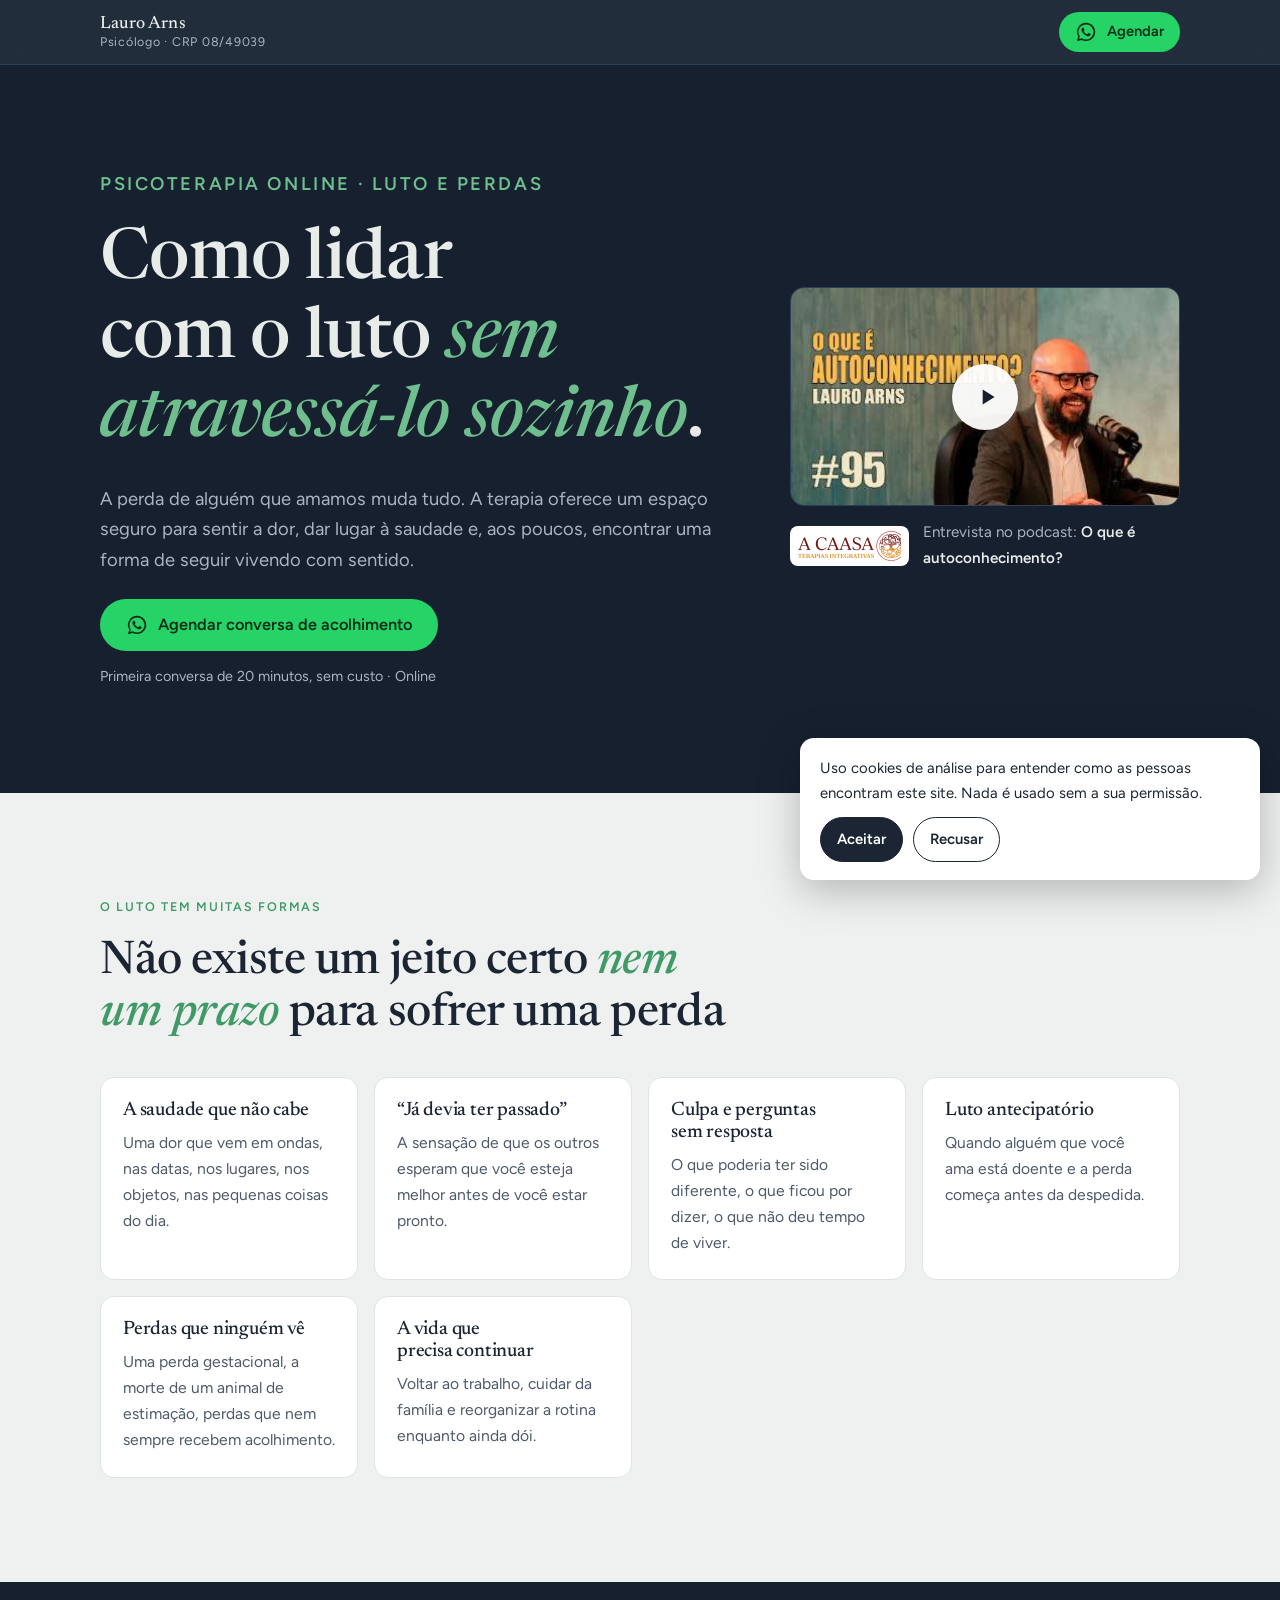
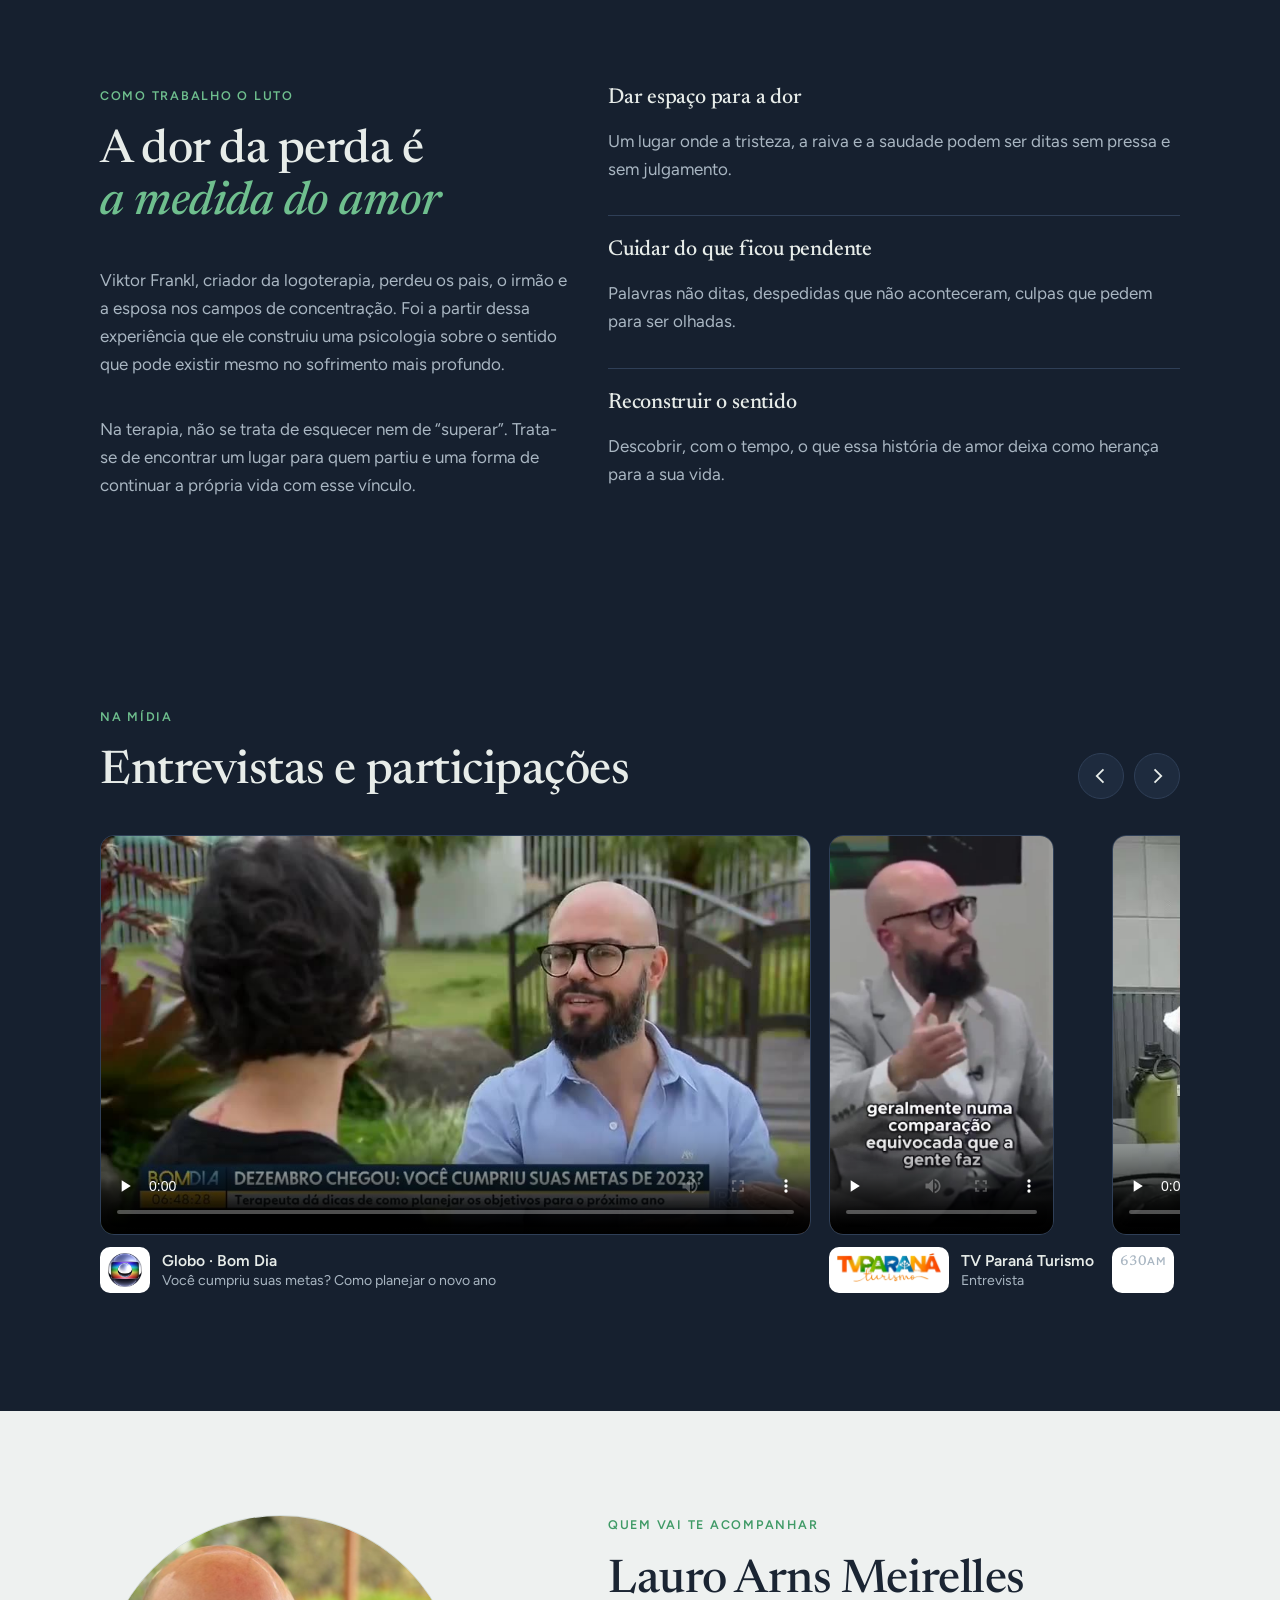
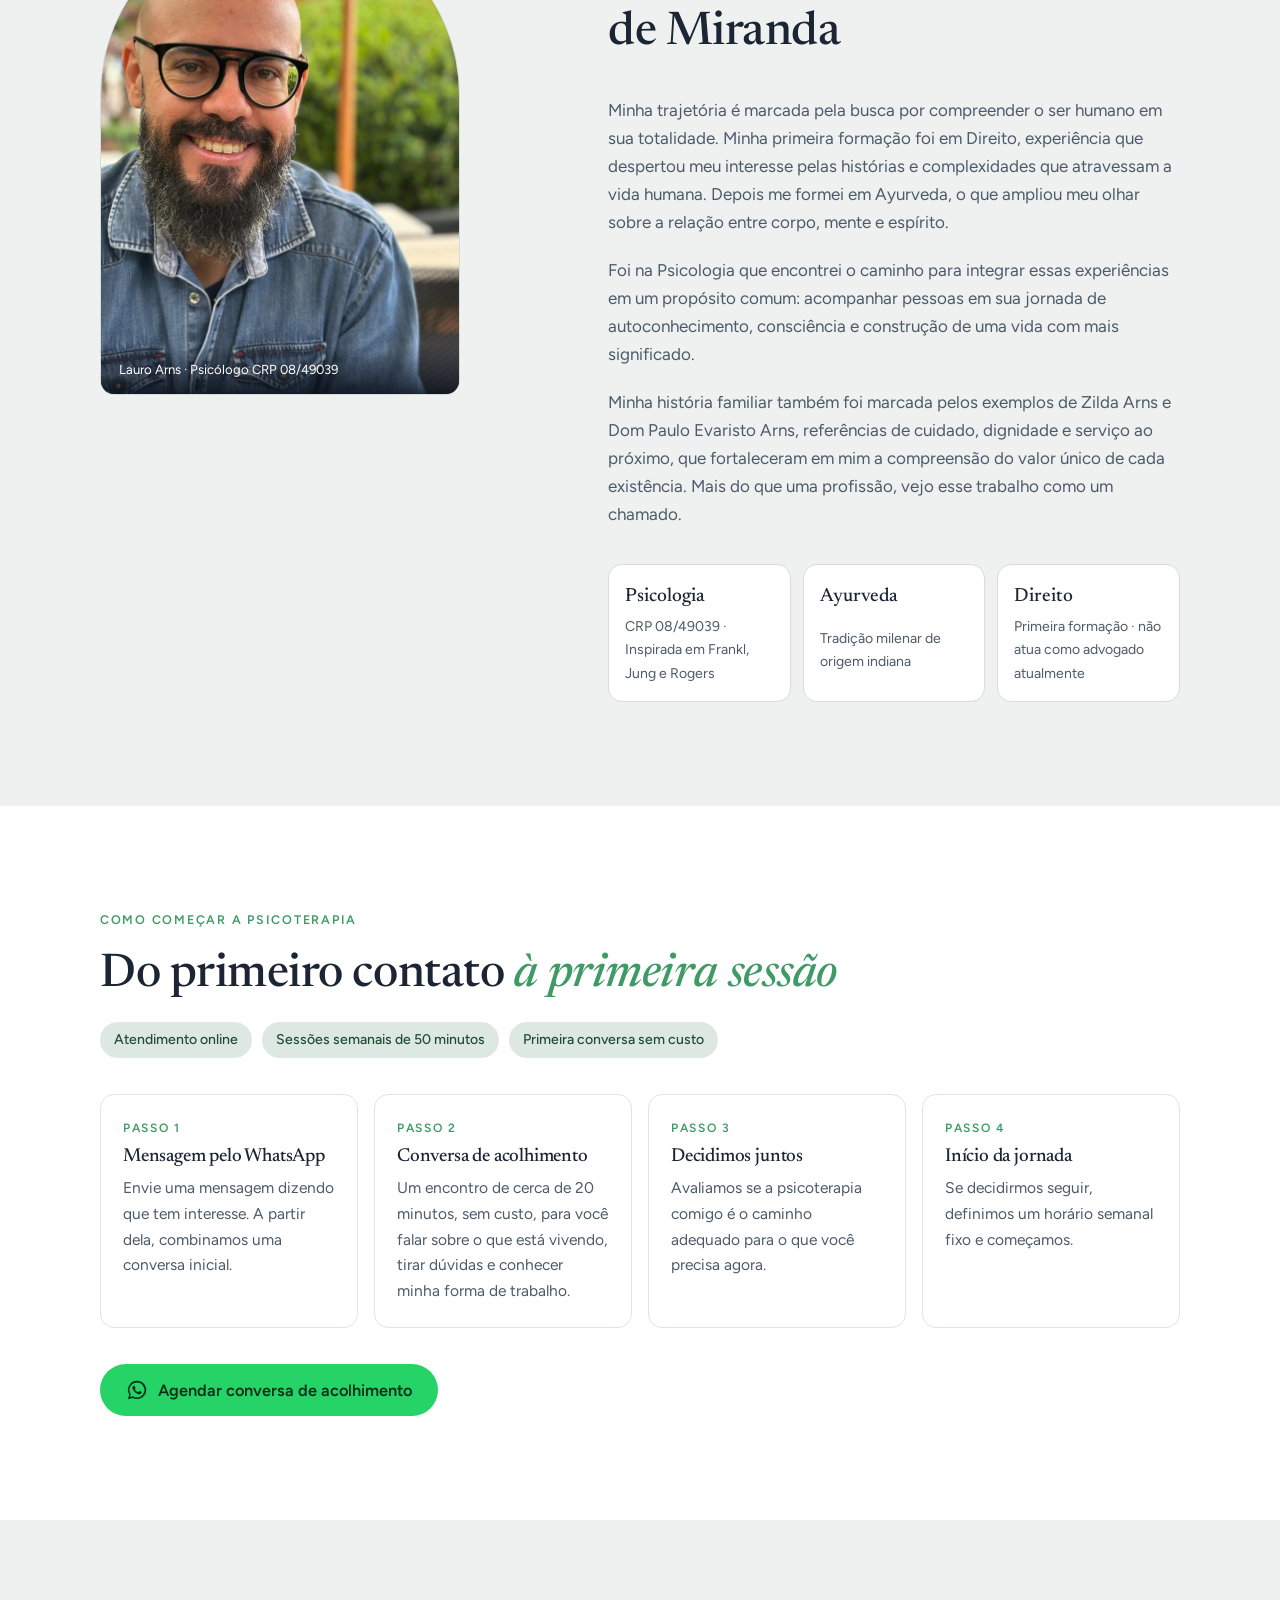
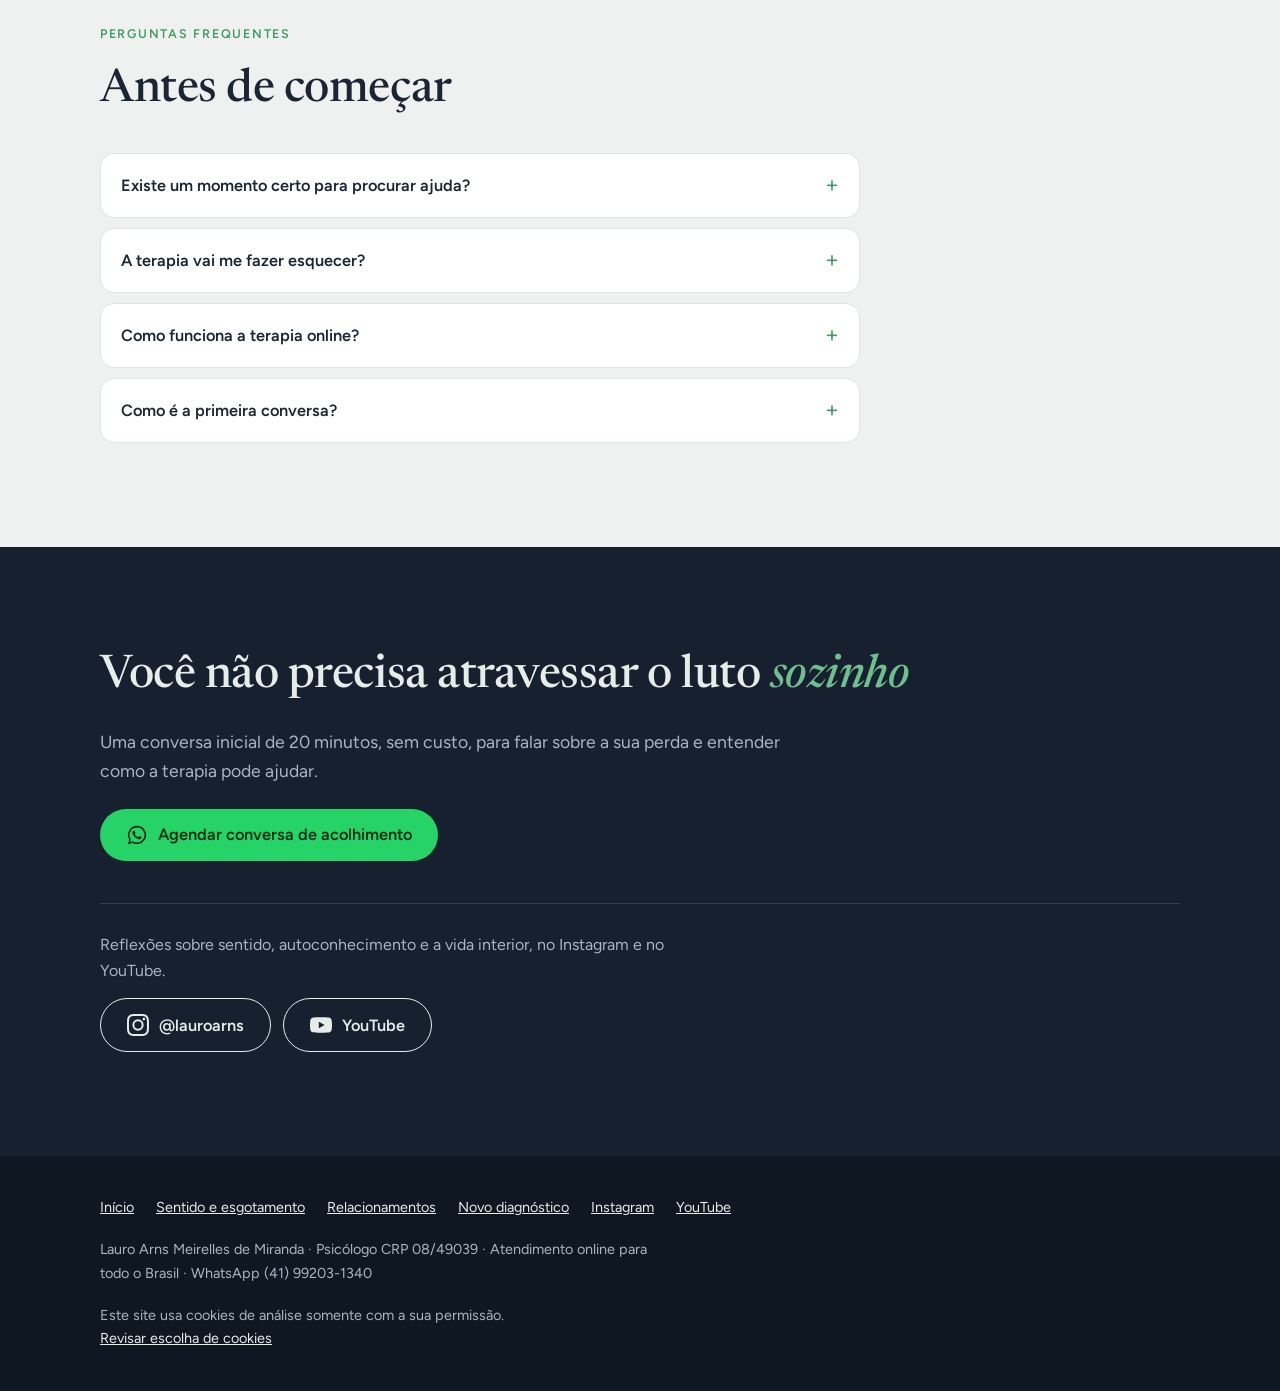
<file: luto.html>
<!doctype html>
<html lang="pt-BR">
<head>
<meta charset="utf-8">
<meta name="viewport" content="width=device-width, initial-scale=1, viewport-fit=cover">
<meta name="claude:viewport-fit-sides" content="cover">
<title>Psicólogo online para luto | Como lidar com a perda | Lauro Arns</title>
<meta name="description" content="Terapia do luto online com Lauro Arns, psicólogo CRP 08/49039. Apoio para atravessar a perda de alguém querido com acolhimento e sentido.">
<link rel="canonical" href="https://arnslauro.com.br/luto">
<meta property="og:type" content="website">
<meta property="og:title" content="Psicólogo online para luto | Como lidar com a perda | Lauro Arns">
<meta property="og:description" content="Terapia do luto online com Lauro Arns, psicólogo CRP 08/49039. Apoio para atravessar a perda de alguém querido com acolhimento e sentido.">
<meta property="og:url" content="https://arnslauro.com.br/luto">
<meta property="og:image" content="https://arnslauro.com.br/assets/lauro.jpg">
<meta name="theme-color" content="#16202f">
<link rel="preconnect" href="https://fonts.googleapis.com">
<link rel="preconnect" href="https://fonts.gstatic.com" crossorigin>
<link rel="stylesheet" href="https://fonts.googleapis.com/css2?family=Figtree:wght@400;500;600&family=Newsreader:ital,opsz,wght@0,6..72,400;0,6..72,500;1,6..72,400;1,6..72,500&display=swap">
<link rel="stylesheet" href="assets/style.css">
<script type="application/ld+json">{"@context":"https://schema.org","@type":"Psychologist","name":"Lauro Arns Meirelles de Miranda","url":"https://arnslauro.com.br","telephone":"+55 41 99203-1340","areaServed":"BR","availableService":"Psicoterapia online","sameAs":["https://www.instagram.com/lauroarns/","https://www.youtube.com/@lauroarns"]}</script>
</head>
<body data-pagina="luto">
<header class="faixa topo"><div class="miolo">
  <a class="marca" href="index.html"><b>Lauro Arns</b><span>Psicólogo · CRP 08/49039</span></a>
  <a class="botao botao-wa botao-mini" data-wa="cabecalho" href="https://wa.me/5541992031340?text=Ol%C3%A1%2C%20vi%20sua%20p%C3%A1gina%20sobre%20luto%20e%20gostaria%20de%20agendar%20uma%20conversa%20inicial." target="_blank" rel="noopener"><svg viewBox="0 0 24 24" aria-hidden="true"><path fill="currentColor" d="M12.04 2a9.9 9.9 0 0 0-8.5 15l-1.4 5 5.2-1.36A9.93 9.93 0 1 0 12.04 2Zm0 18.13c-1.5 0-2.97-.4-4.25-1.16l-.3-.18-3.09.81.83-3-.2-.32a8.2 8.2 0 1 1 7.01 3.85Zm4.5-6.14c-.25-.12-1.46-.72-1.69-.8-.23-.08-.39-.12-.56.13-.16.24-.64.8-.78.96-.15.17-.29.19-.54.06a6.73 6.73 0 0 1-3.36-2.93c-.25-.44.25-.41.72-1.36.08-.16.04-.3-.02-.43-.06-.12-.56-1.34-.76-1.84-.2-.48-.4-.41-.56-.42h-.47a.9.9 0 0 0-.66.31 2.75 2.75 0 0 0-.86 2.05 4.8 4.8 0 0 0 1 2.54 10.98 10.98 0 0 0 4.2 3.7c1.56.68 2.18.73 2.96.62.48-.07 1.46-.6 1.67-1.18.2-.58.2-1.08.14-1.18-.06-.1-.22-.17-.47-.29Z"/></svg><span>Agendar</span></a>
</div></header>
<main>

<section class="faixa escuro hero"><div class="miolo">
  <div class="hero-col"><div class="hero-texto">
    <p class="rotulo">Psicoterapia online · Luto e perdas</p>
    <h1>Como lidar com o luto <em>sem atravessá-lo sozinho</em>.</h1>
    <p>A perda de alguém que amamos muda tudo. A terapia oferece um espaço seguro para sentir a dor, dar lugar à saudade e, aos poucos, encontrar uma forma de seguir vivendo com sentido.</p>
    <div class="hero-acao"><a class="botao botao-wa " data-wa="topo" href="https://wa.me/5541992031340?text=Ol%C3%A1%2C%20vi%20sua%20p%C3%A1gina%20sobre%20luto%20e%20gostaria%20de%20agendar%20uma%20conversa%20inicial." target="_blank" rel="noopener"><svg viewBox="0 0 24 24" aria-hidden="true"><path fill="currentColor" d="M12.04 2a9.9 9.9 0 0 0-8.5 15l-1.4 5 5.2-1.36A9.93 9.93 0 1 0 12.04 2Zm0 18.13c-1.5 0-2.97-.4-4.25-1.16l-.3-.18-3.09.81.83-3-.2-.32a8.2 8.2 0 1 1 7.01 3.85Zm4.5-6.14c-.25-.12-1.46-.72-1.69-.8-.23-.08-.39-.12-.56.13-.16.24-.64.8-.78.96-.15.17-.29.19-.54.06a6.73 6.73 0 0 1-3.36-2.93c-.25-.44.25-.41.72-1.36.08-.16.04-.3-.02-.43-.06-.12-.56-1.34-.76-1.84-.2-.48-.4-.41-.56-.42h-.47a.9.9 0 0 0-.66.31 2.75 2.75 0 0 0-.86 2.05 4.8 4.8 0 0 0 1 2.54 10.98 10.98 0 0 0 4.2 3.7c1.56.68 2.18.73 2.96.62.48-.07 1.46-.6 1.67-1.18.2-.58.2-1.08.14-1.18-.06-.1-.22-.17-.47-.29Z"/></svg><span>Agendar conversa de acolhimento</span></a><span class="hero-nota">Primeira conversa de 20 minutos, sem custo · Online</span></div>
  </div></div>
  <figure class="podcast">
    <div class="video" data-yt="VAfHUgx3Bjs"><a href="https://www.youtube.com/watch?v=VAfHUgx3Bjs" target="_blank" rel="noopener" aria-label="Assistir à entrevista no podcast A CAASA"><img src="assets/midia/podcast-capa.jpg" data-hq="https://i.ytimg.com/vi/VAfHUgx3Bjs/maxresdefault.jpg" alt="Lauro Arns falando no podcast A CAASA, episódio O que é autoconhecimento?"><span class="play"><svg viewBox="0 0 24 24" aria-hidden="true"><path d="M8 5v14l11-7z"/></svg></span></a></div>
    <figcaption><img src="assets/midia/logo-caasa.png" alt="A CAASA Terapias Integrativas"><span>Entrevista no podcast: <b>O que é autoconhecimento?</b></span></figcaption>
  </figure>
</div></section>
<section class="faixa claro" aria-labelledby="t-sinais"><div class="miolo pilha-lg">
  <div class="pilha"><p class="rotulo">O luto tem muitas formas</p><h2 id="t-sinais">Não existe um jeito certo <em>nem um prazo</em> para sofrer uma perda</h2></div>
  <div class="grade"><article class="sinal"><h3>A saudade que não cabe</h3><p>Uma dor que vem em ondas, nas datas, nos lugares, nos objetos, nas pequenas coisas do dia.</p></article><article class="sinal"><h3>“Já devia ter passado”</h3><p>A sensação de que os outros esperam que você esteja melhor antes de você estar pronto.</p></article><article class="sinal"><h3>Culpa e perguntas sem resposta</h3><p>O que poderia ter sido diferente, o que ficou por dizer, o que não deu tempo de viver.</p></article><article class="sinal"><h3>Luto antecipatório</h3><p>Quando alguém que você ama está doente e a perda começa antes da despedida.</p></article><article class="sinal"><h3>Perdas que ninguém vê</h3><p>Uma perda gestacional, a morte de um animal de estimação, perdas que nem sempre recebem acolhimento.</p></article><article class="sinal"><h3>A vida que precisa continuar</h3><p>Voltar ao trabalho, cuidar da família e reorganizar a rotina enquanto ainda dói.</p></article></div>
</div></section>
<section class="faixa escuro" aria-labelledby="t-abordagem"><div class="miolo duas">
  <div class="pilha-lg"><div class="pilha"><p class="rotulo">Como trabalho o luto</p><h2 id="t-abordagem">A dor da perda é <em>a medida do amor</em></h2></div>
  <p class="suave">Viktor Frankl, criador da logoterapia, perdeu os pais, o irmão e a esposa nos campos de concentração. Foi a partir dessa experiência que ele construiu uma psicologia sobre o sentido que pode existir mesmo no sofrimento mais profundo.</p>
  <p class="suave">Na terapia, não se trata de esquecer nem de “superar”. Trata-se de encontrar um lugar para quem partiu e uma forma de continuar a própria vida com esse vínculo.</p></div>
  <div class="pilares"><div class="pilar"><h3>Dar espaço para a dor</h3><p>Um lugar onde a tristeza, a raiva e a saudade podem ser ditas sem pressa e sem julgamento.</p></div><div class="pilar"><h3>Cuidar do que ficou pendente</h3><p>Palavras não ditas, despedidas que não aconteceram, culpas que pedem para ser olhadas.</p></div><div class="pilar"><h3>Reconstruir o sentido</h3><p>Descobrir, com o tempo, o que essa história de amor deixa como herança para a sua vida.</p></div></div>
</div></section>
<section class="faixa escuro midia-sec" aria-labelledby="t-midia"><div class="miolo pilha-lg">
  <div class="cab-carrossel">
    <div class="pilha"><p class="rotulo">Na mídia</p><h2 id="t-midia">Entrevistas e participações</h2></div>
    <div class="setas"><button type="button" class="seta" data-dir="-1" aria-label="Anterior"><svg viewBox="0 0 24 24" aria-hidden="true"><path fill="currentColor" d="M15.4 5.4 14 4l-8 8 8 8 1.4-1.4L8.8 12z"/></svg></button><button type="button" class="seta" data-dir="1" aria-label="Próximo"><svg viewBox="0 0 24 24" aria-hidden="true"><path fill="currentColor" d="M8.6 5.4 10 4l8 8-8 8-1.4-1.4 6.6-6.6z"/></svg></button></div>
  </div>
  <div class="carrossel" tabindex="0" aria-label="Aparições na mídia (role para o lado)"><article class="slide"><div class="slide-midia" style="--ar:16/9;--arn:1.7778"><video controls playsinline preload="none" poster="assets/midia/globo-poster.jpg" aria-label="Globo · Bom Dia: Você cumpriu suas metas? Como planejar o novo ano"><source src="assets/midia/globo.mp4" type="video/mp4"></video></div><div class="slide-legenda"><span class="logo-chip"><img src="assets/midia/logo-globo.png" alt="" loading="lazy"></span><div><b>Globo · Bom Dia</b><span>Você cumpriu suas metas? Como planejar o novo ano</span></div></div></article><article class="slide"><div class="slide-midia" style="--ar:9/16;--arn:0.5625"><video controls playsinline preload="none" poster="assets/midia/parana-turismo-poster.jpg" aria-label="TV Paraná Turismo: Entrevista"><source src="assets/midia/parana-turismo.mp4" type="video/mp4"></video></div><div class="slide-legenda"><span class="logo-chip"><img src="assets/midia/logo-tv-parana-turismo.png" alt="" loading="lazy"></span><div><b>TV Paraná Turismo</b><span>Entrevista</span></div></div></article><article class="slide"><div class="slide-midia" style="--ar:368/496;--arn:0.7419"><video controls playsinline preload="none" poster="assets/midia/radio-630-poster.jpg" aria-label="Rádio 630 AM: Entrevista no estúdio"><source src="assets/midia/radio-630.mp4" type="video/mp4"></video></div><div class="slide-legenda"><span class="logo-chip logo-texto">630<small>AM</small></span><div><b>Rádio 630 AM</b><span>Entrevista no estúdio</span></div></div></article><article class="slide"><div class="slide-midia" style="--ar:16/9;--arn:1.7778"><a href="https://www.youtube.com/watch?v=VAfHUgx3Bjs" target="_blank" rel="noopener" aria-label="Assistir no YouTube"><img src="assets/midia/podcast-capa.jpg" alt="Lauro Arns em A CAASA Terapias Integrativas" loading="lazy"><span class="play"><svg viewBox="0 0 24 24" aria-hidden="true"><path d="M8 5v14l11-7z"/></svg></span></a></div><div class="slide-legenda"><span class="logo-chip"><img src="assets/midia/logo-caasa.png" alt="" loading="lazy"></span><div><b>A CAASA Terapias Integrativas</b><span>Podcast · O que é autoconhecimento?</span></div></div></article><article class="slide"><div class="slide-midia" style="--ar:3/4;--arn:0.7500"><img src="assets/midia/radio-971.jpg" alt="Lauro Arns em Rádio Educativa 97.1 FM" loading="lazy"></div><div class="slide-legenda"><span class="logo-chip"><img src="assets/midia/logo-971.png" alt="" loading="lazy"></span><div><b>Rádio Educativa 97.1 FM</b><span>Entrevista ao vivo</span></div></div></article><article class="slide"><div class="slide-midia" style="--ar:155/108;--arn:1.4352"><img src="assets/midia/evangelizar.jpg" alt="Lauro Arns em TV Evangelizar" loading="lazy"></div><div class="slide-legenda"><span class="logo-chip"><img src="assets/midia/logo-vida-que-segue.png" alt="" loading="lazy"></span><div><b>TV Evangelizar</b><span>Programa Vida que Segue</span></div></div></article><article class="slide"><div class="slide-midia" style="--ar:886/714;--arn:1.2409"><img src="assets/midia/radio-evangelizar.jpg" alt="Lauro Arns em Rádio Evangelizar" loading="lazy"></div><div class="slide-legenda"><span class="logo-chip"><img src="assets/midia/logo-evangelizar.png" alt="" loading="lazy"></span><div><b>Rádio Evangelizar</b><span>Entrevista no estúdio</span></div></div></article><article class="slide"><div class="slide-midia" style="--ar:1723/980;--arn:1.7582"><img src="assets/midia/dic.jpg" alt="Lauro Arns em Diário Indústria &amp;amp; Comércio" loading="lazy"></div><div class="slide-legenda"><span class="logo-chip"><img src="assets/midia/logo-dic.png" alt="" loading="lazy"></span><div><b>Diário Indústria &amp; Comércio</b><span>I&amp;C Entrevista</span></div></div></article><article class="slide"><div class="slide-midia" style="--ar:900/502;--arn:1.7928"><img src="assets/midia/globoplay.jpg" alt="Lauro Arns em Globo · Globoplay" loading="lazy"></div><div class="slide-legenda"><span class="logo-chip"><img src="assets/midia/logo-globo.png" alt="" loading="lazy"></span><div><b>Globo · Globoplay</b><span>Participação como psicólogo</span></div></div></article></div>
</div></section>
<section class="faixa claro sobre" aria-labelledby="t-sobre"><div class="miolo duas">
  <div><figure class="retrato"><img src="assets/lauro.jpg" alt="Lauro Arns, psicólogo" width="720" height="960" loading="lazy"><figcaption>Lauro Arns · Psicólogo CRP 08/49039</figcaption></figure></div>
  <div class="pilha-lg"><div class="pilha"><p class="rotulo">Quem vai te acompanhar</p><h2 id="t-sobre">Lauro Arns Meirelles de Miranda</h2></div>
    <div class="pilha suave">
<p>Minha trajetória é marcada pela busca por compreender o ser humano em sua totalidade. Minha primeira formação foi em Direito, experiência que despertou meu interesse pelas histórias e complexidades que atravessam a vida humana. Depois me formei em Ayurveda, o que ampliou meu olhar sobre a relação entre corpo, mente e espírito.</p>
<p>Foi na Psicologia que encontrei o caminho para integrar essas experiências em um propósito comum: acompanhar pessoas em sua jornada de autoconhecimento, consciência e construção de uma vida com mais significado.</p>
<p>Minha história familiar também foi marcada pelos exemplos de Zilda Arns e Dom Paulo Evaristo Arns, referências de cuidado, dignidade e serviço ao próximo, que fortaleceram em mim a compreensão do valor único de cada existência. Mais do que uma profissão, vejo esse trabalho como um chamado.</p></div>
    <div class="formacao">
      <div><b>Psicologia</b><span>CRP 08/49039 · Inspirada em Frankl, Jung e Rogers</span></div>
      <div><b>Ayurveda</b><span>Tradição milenar de origem indiana</span></div>
      <div><b>Direito</b><span>Primeira formação · não atua como advogado atualmente</span></div>
    </div>
  </div>
</div></section>
<section class="faixa branco" aria-labelledby="t-passos"><div class="miolo pilha-lg">
  <div class="pilha"><p class="rotulo">Como começar a psicoterapia</p><h2 id="t-passos">Do primeiro contato <em>à primeira sessão</em></h2>
    <div class="detalhes"><span class="chip">Atendimento online</span><span class="chip">Sessões semanais de 50 minutos</span><span class="chip">Primeira conversa sem custo</span></div>
  </div>
  <ol class="passos">
    <li><h3>Mensagem pelo WhatsApp</h3><p>Envie uma mensagem dizendo que tem interesse. A partir dela, combinamos uma conversa inicial.</p></li>
    <li><h3>Conversa de acolhimento</h3><p>Um encontro de cerca de 20 minutos, sem custo, para você falar sobre o que está vivendo, tirar dúvidas e conhecer minha forma de trabalho.</p></li>
    <li><h3>Decidimos juntos</h3><p>Avaliamos se a psicoterapia comigo é o caminho adequado para o que você precisa agora.</p></li>
    <li><h3>Início da jornada</h3><p>Se decidirmos seguir, definimos um horário semanal fixo e começamos.</p></li>
  </ol>
  <div><a class="botao botao-wa " data-wa="passos" href="https://wa.me/5541992031340?text=Ol%C3%A1%2C%20vi%20sua%20p%C3%A1gina%20sobre%20luto%20e%20gostaria%20de%20agendar%20uma%20conversa%20inicial." target="_blank" rel="noopener"><svg viewBox="0 0 24 24" aria-hidden="true"><path fill="currentColor" d="M12.04 2a9.9 9.9 0 0 0-8.5 15l-1.4 5 5.2-1.36A9.93 9.93 0 1 0 12.04 2Zm0 18.13c-1.5 0-2.97-.4-4.25-1.16l-.3-.18-3.09.81.83-3-.2-.32a8.2 8.2 0 1 1 7.01 3.85Zm4.5-6.14c-.25-.12-1.46-.72-1.69-.8-.23-.08-.39-.12-.56.13-.16.24-.64.8-.78.96-.15.17-.29.19-.54.06a6.73 6.73 0 0 1-3.36-2.93c-.25-.44.25-.41.72-1.36.08-.16.04-.3-.02-.43-.06-.12-.56-1.34-.76-1.84-.2-.48-.4-.41-.56-.42h-.47a.9.9 0 0 0-.66.31 2.75 2.75 0 0 0-.86 2.05 4.8 4.8 0 0 0 1 2.54 10.98 10.98 0 0 0 4.2 3.7c1.56.68 2.18.73 2.96.62.48-.07 1.46-.6 1.67-1.18.2-.58.2-1.08.14-1.18-.06-.1-.22-.17-.47-.29Z"/></svg><span>Agendar conversa de acolhimento</span></a></div>
</div></section>
<section class="faixa claro" aria-labelledby="t-faq"><div class="miolo pilha-lg">
  <div class="pilha"><p class="rotulo">Perguntas frequentes</p><h2 id="t-faq">Antes de começar</h2></div>
  <div class="faq"><details><summary>Existe um momento certo para procurar ajuda?</summary><p>Não há prazo certo. Algumas pessoas procuram logo após a perda; outras, meses ou anos depois, quando percebem que a dor continua pesando no dia a dia.</p></details><details><summary>A terapia vai me fazer esquecer?</summary><p>Não. O objetivo não é esquecer quem partiu, mas encontrar uma forma de seguir vivendo com esse vínculo e com a saudade.</p></details><details><summary>Como funciona a terapia online?</summary><p>As sessões acontecem por videochamada, uma vez por semana, com duração de 50 minutos. Você só precisa de um lugar reservado e de uma boa conexão de internet.</p></details><details><summary>Como é a primeira conversa?</summary><p>É um encontro de cerca de 20 minutos, sem custo, para você contar o que está vivendo, tirar dúvidas e decidirmos juntos se a terapia comigo faz sentido para você.</p></details></div>
</div></section>
<section class="faixa escuro final" aria-labelledby="t-final"><div class="miolo">
  <h2 id="t-final">Você não precisa atravessar o luto <em>sozinho</em></h2>
  <p>Uma conversa inicial de 20 minutos, sem custo, para falar sobre a sua perda e entender como a terapia pode ajudar.</p>
  <a class="botao botao-wa " data-wa="final" href="https://wa.me/5541992031340?text=Ol%C3%A1%2C%20vi%20sua%20p%C3%A1gina%20sobre%20luto%20e%20gostaria%20de%20agendar%20uma%20conversa%20inicial." target="_blank" rel="noopener"><svg viewBox="0 0 24 24" aria-hidden="true"><path fill="currentColor" d="M12.04 2a9.9 9.9 0 0 0-8.5 15l-1.4 5 5.2-1.36A9.93 9.93 0 1 0 12.04 2Zm0 18.13c-1.5 0-2.97-.4-4.25-1.16l-.3-.18-3.09.81.83-3-.2-.32a8.2 8.2 0 1 1 7.01 3.85Zm4.5-6.14c-.25-.12-1.46-.72-1.69-.8-.23-.08-.39-.12-.56.13-.16.24-.64.8-.78.96-.15.17-.29.19-.54.06a6.73 6.73 0 0 1-3.36-2.93c-.25-.44.25-.41.72-1.36.08-.16.04-.3-.02-.43-.06-.12-.56-1.34-.76-1.84-.2-.48-.4-.41-.56-.42h-.47a.9.9 0 0 0-.66.31 2.75 2.75 0 0 0-.86 2.05 4.8 4.8 0 0 0 1 2.54 10.98 10.98 0 0 0 4.2 3.7c1.56.68 2.18.73 2.96.62.48-.07 1.46-.6 1.67-1.18.2-.58.2-1.08.14-1.18-.06-.1-.22-.17-.47-.29Z"/></svg><span>Agendar conversa de acolhimento</span></a>
  <div class="insta">
    <p>Reflexões sobre sentido, autoconhecimento e a vida interior, no Instagram e no YouTube.</p>
    <div class="redes"><a class="botao botao-linha" href="https://www.instagram.com/lauroarns/" target="_blank" rel="noopener"><svg viewBox="0 0 24 24" aria-hidden="true"><path fill="currentColor" d="M12 2.2c3.2 0 3.6 0 4.8.07 3.25.15 4.77 1.69 4.92 4.92.06 1.27.07 1.65.07 4.85s0 3.58-.07 4.85c-.15 3.23-1.66 4.77-4.92 4.92-1.27.06-1.64.07-4.8.07-3.2 0-3.6 0-4.85-.07-3.26-.15-4.77-1.7-4.92-4.92C2.17 15.58 2.16 15.2 2.16 12s0-3.58.07-4.85C2.38 3.92 3.9 2.38 7.15 2.23 8.42 2.17 8.8 2.16 12 2.16ZM12 0C8.74 0 8.33 0 7.05.07 2.7.27.27 2.7.07 7.05 0 8.33 0 8.74 0 12s0 3.67.07 4.95c.2 4.36 2.62 6.78 6.98 6.98C8.33 24 8.74 24 12 24s3.67 0 4.95-.07c4.35-.2 6.78-2.62 6.98-6.98.06-1.28.07-1.69.07-4.95s0-3.67-.07-4.95c-.2-4.35-2.62-6.78-6.98-6.98C15.67 0 15.26 0 12 0Zm0 5.84a6.16 6.16 0 1 0 0 12.32 6.16 6.16 0 0 0 0-12.32ZM12 16a4 4 0 1 1 0-8 4 4 0 0 1 0 8Zm6.4-11.85a1.44 1.44 0 1 0 0 2.88 1.44 1.44 0 0 0 0-2.88Z"/></svg><span>@lauroarns</span></a><a class="botao botao-linha" href="https://www.youtube.com/@lauroarns" target="_blank" rel="noopener"><svg viewBox="0 0 24 24" aria-hidden="true"><path fill="currentColor" d="M23.5 6.2a3 3 0 0 0-2.1-2.1C19.5 3.6 12 3.6 12 3.6s-7.5 0-9.4.5A3 3 0 0 0 .5 6.2 31 31 0 0 0 0 12a31 31 0 0 0 .5 5.8 3 3 0 0 0 2.1 2.1c1.9.5 9.4.5 9.4.5s7.5 0 9.4-.5a3 3 0 0 0 2.1-2.1A31 31 0 0 0 24 12a31 31 0 0 0-.5-5.8ZM9.6 15.6V8.4l6.3 3.6-6.3 3.6Z"/></svg><span>YouTube</span></a></div>
  </div>
</div></section>
</main>
<footer class="faixa rodape"><div class="miolo">
  <nav aria-label="Páginas"><a href="index.html">Início</a><a href="logoterapia.html">Sentido e esgotamento</a><a href="relacionamentos.html">Relacionamentos</a><a href="novo-diagnostico.html">Novo diagnóstico</a><a href="https://www.instagram.com/lauroarns/" target="_blank" rel="noopener">Instagram</a><a href="https://www.youtube.com/@lauroarns" target="_blank" rel="noopener">YouTube</a></nav>
  <p>Lauro Arns Meirelles de Miranda · Psicólogo CRP 08/49039 · Atendimento online para todo o Brasil · WhatsApp (41) 99203-1340</p>
  <p>Este site usa cookies de análise somente com a sua permissão. <button type="button" id="rever-cookies">Revisar escolha de cookies</button></p>
</div></footer>
<div class="barra-wa"><a class="botao botao-wa " data-wa="barra-celular" href="https://wa.me/5541992031340?text=Ol%C3%A1%2C%20vi%20sua%20p%C3%A1gina%20sobre%20luto%20e%20gostaria%20de%20agendar%20uma%20conversa%20inicial." target="_blank" rel="noopener"><svg viewBox="0 0 24 24" aria-hidden="true"><path fill="currentColor" d="M12.04 2a9.9 9.9 0 0 0-8.5 15l-1.4 5 5.2-1.36A9.93 9.93 0 1 0 12.04 2Zm0 18.13c-1.5 0-2.97-.4-4.25-1.16l-.3-.18-3.09.81.83-3-.2-.32a8.2 8.2 0 1 1 7.01 3.85Zm4.5-6.14c-.25-.12-1.46-.72-1.69-.8-.23-.08-.39-.12-.56.13-.16.24-.64.8-.78.96-.15.17-.29.19-.54.06a6.73 6.73 0 0 1-3.36-2.93c-.25-.44.25-.41.72-1.36.08-.16.04-.3-.02-.43-.06-.12-.56-1.34-.76-1.84-.2-.48-.4-.41-.56-.42h-.47a.9.9 0 0 0-.66.31 2.75 2.75 0 0 0-.86 2.05 4.8 4.8 0 0 0 1 2.54 10.98 10.98 0 0 0 4.2 3.7c1.56.68 2.18.73 2.96.62.48-.07 1.46-.6 1.67-1.18.2-.58.2-1.08.14-1.18-.06-.1-.22-.17-.47-.29Z"/></svg><span>Agendar conversa de acolhimento</span></a></div>
<div class="cookies" id="cookies" role="dialog" aria-label="Cookies" hidden>
  <p>Uso cookies de análise para entender como as pessoas encontram este site. Nada é usado sem a sua permissão.</p>
  <div class="acoes"><button type="button" class="aceitar">Aceitar</button><button type="button" class="recusar">Recusar</button></div>
</div>
<script src="assets/site.js"></script>
</body>
</html>
</file>
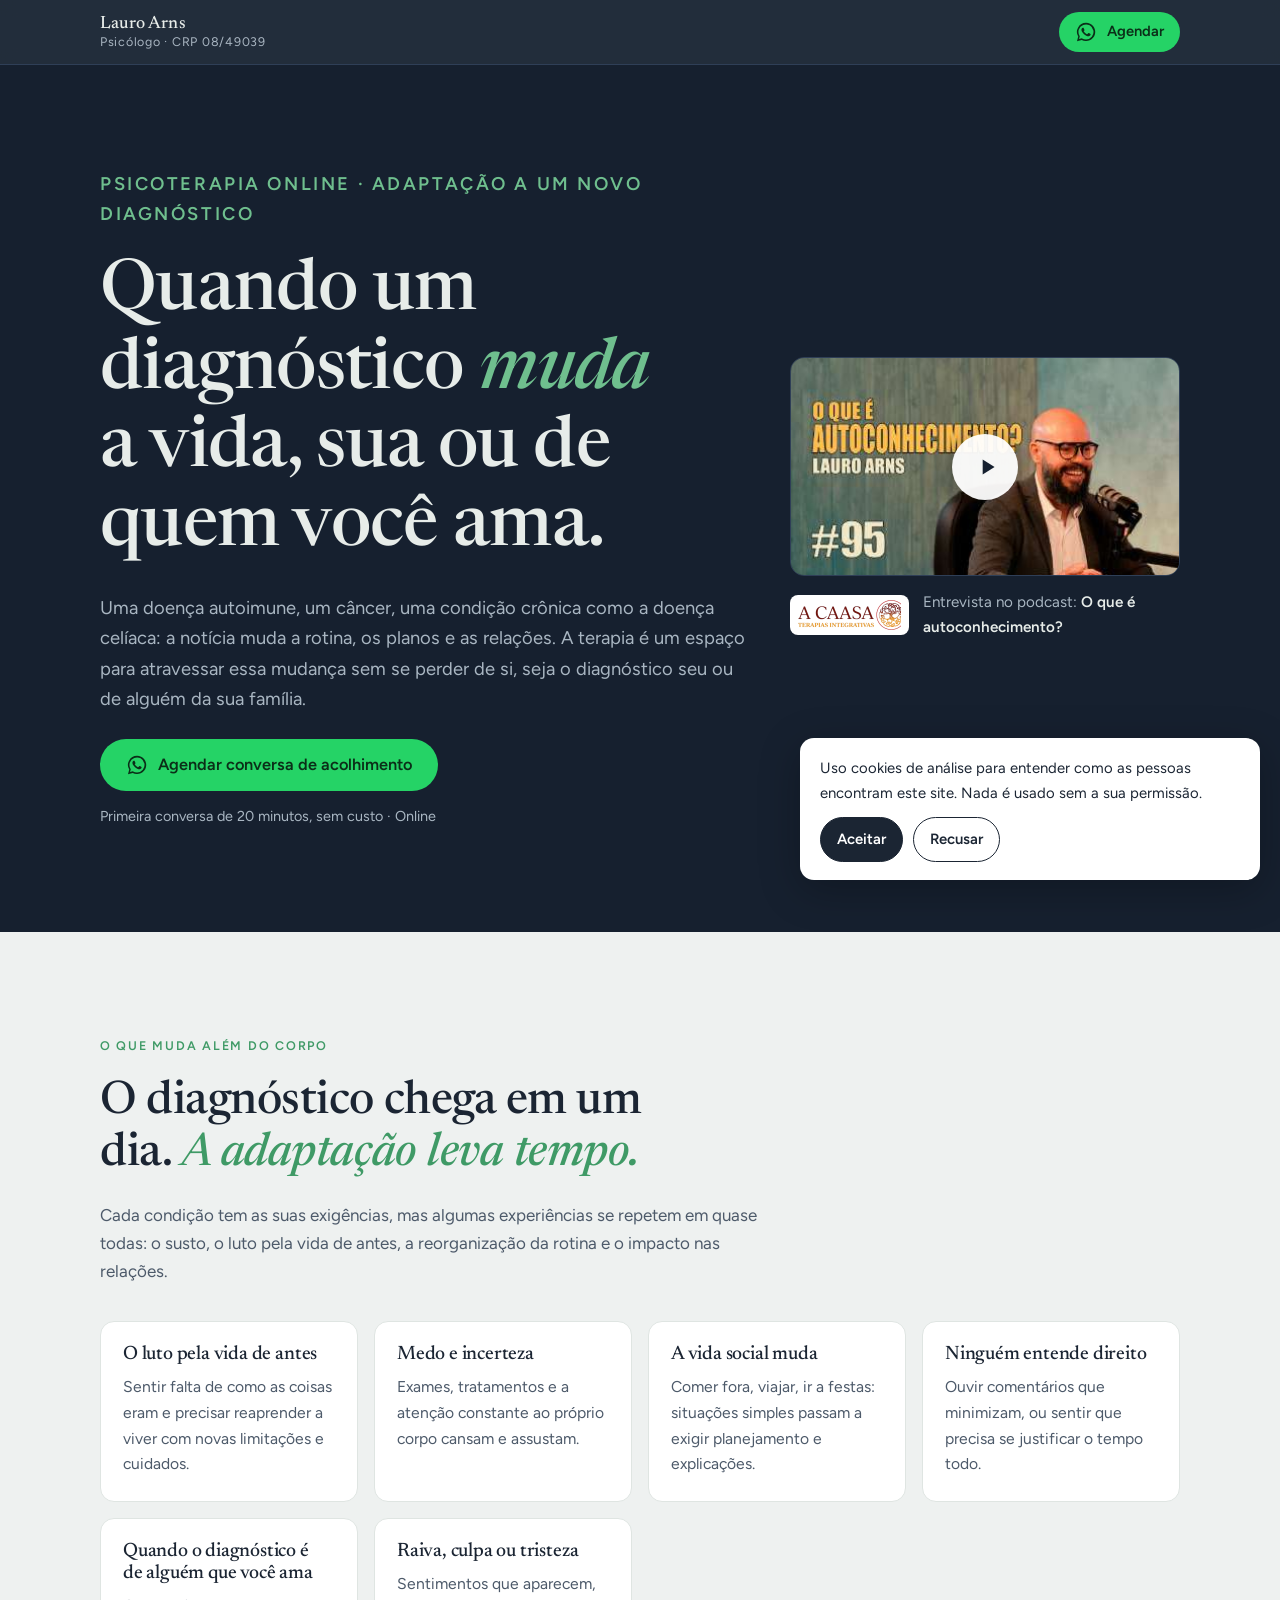
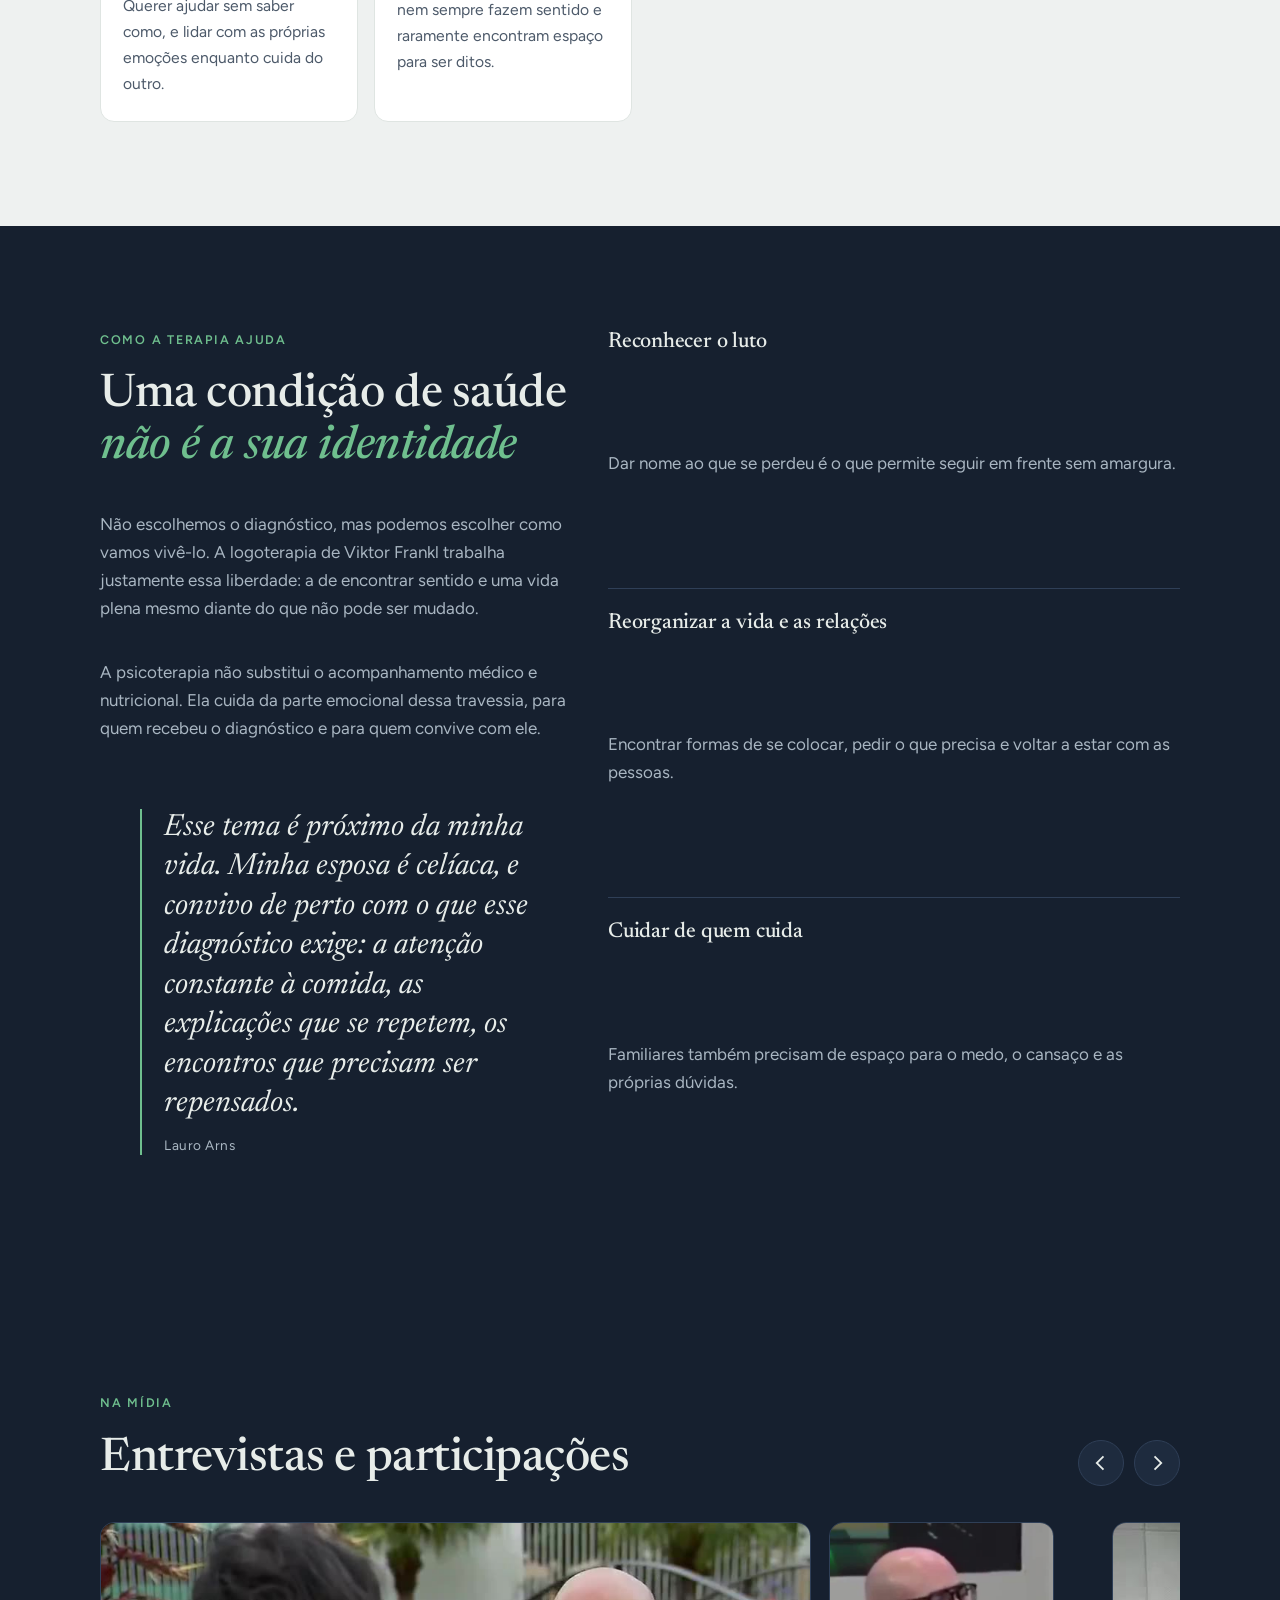
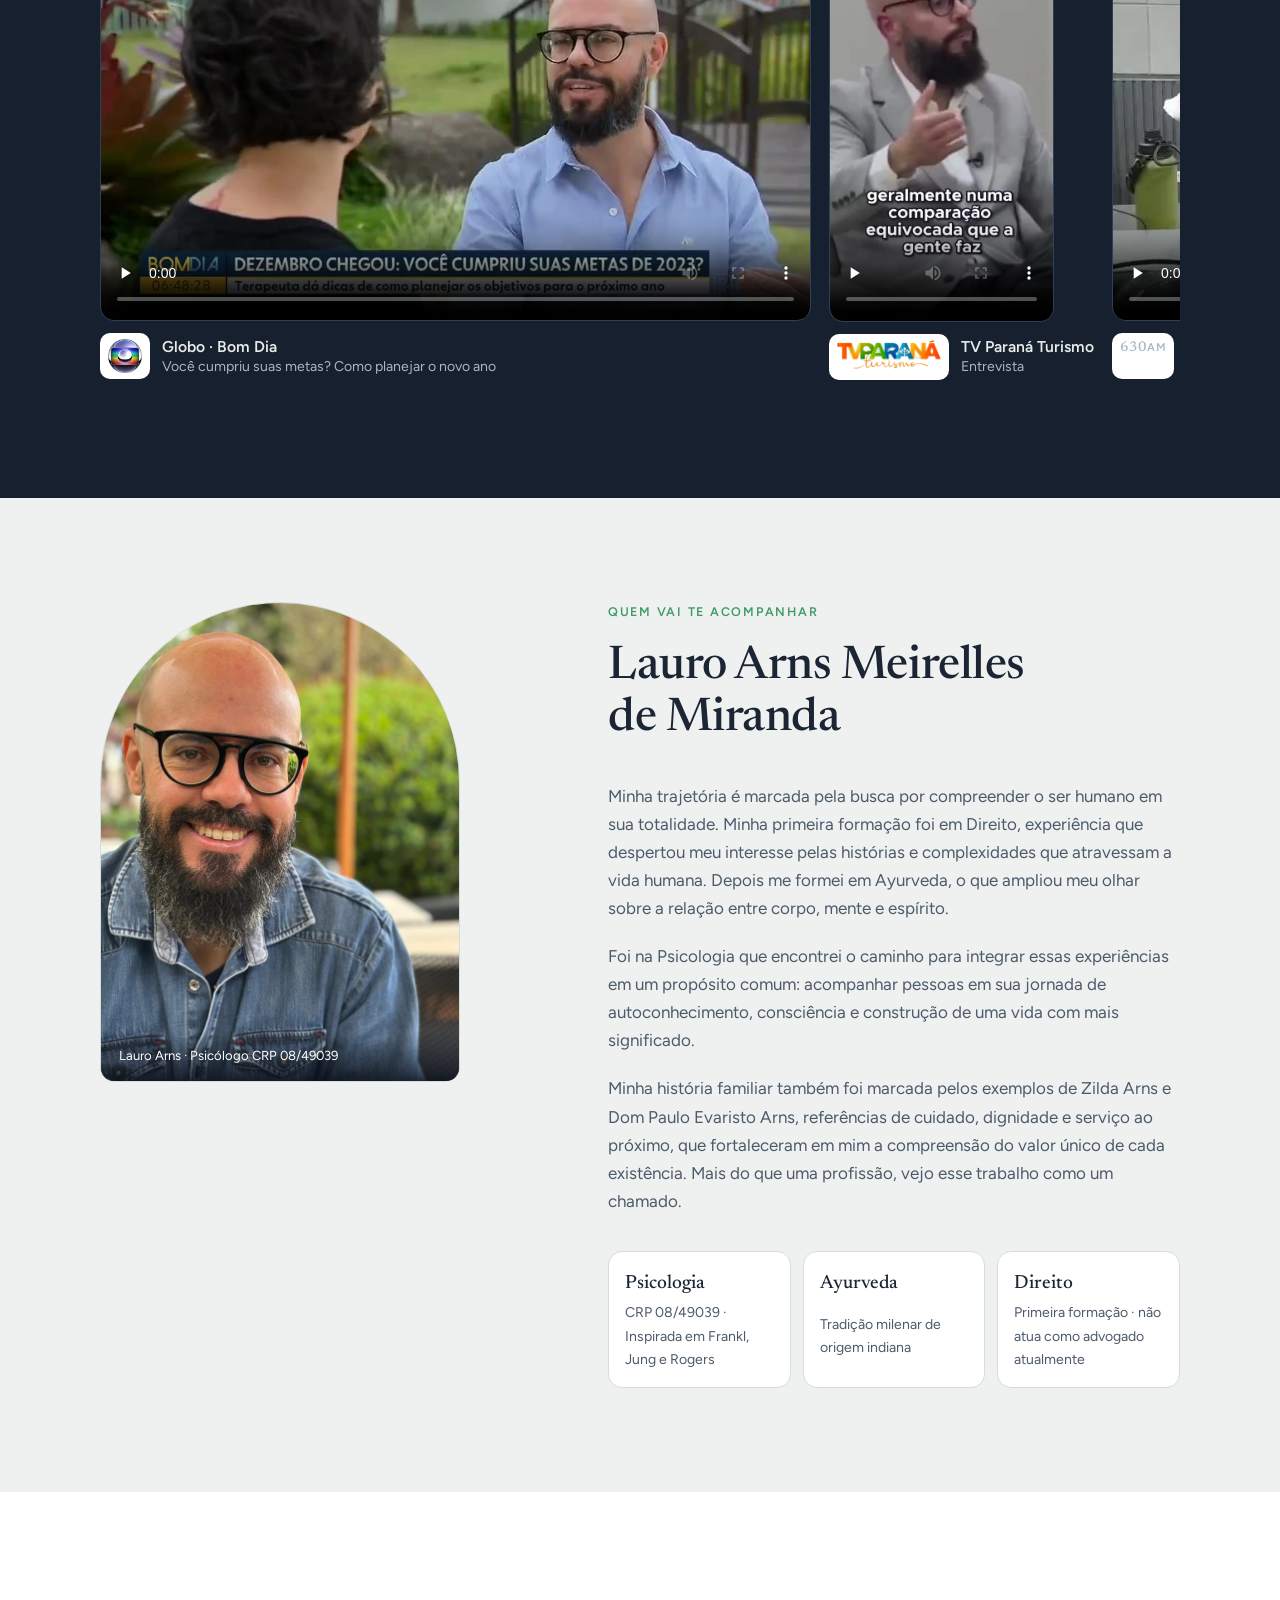
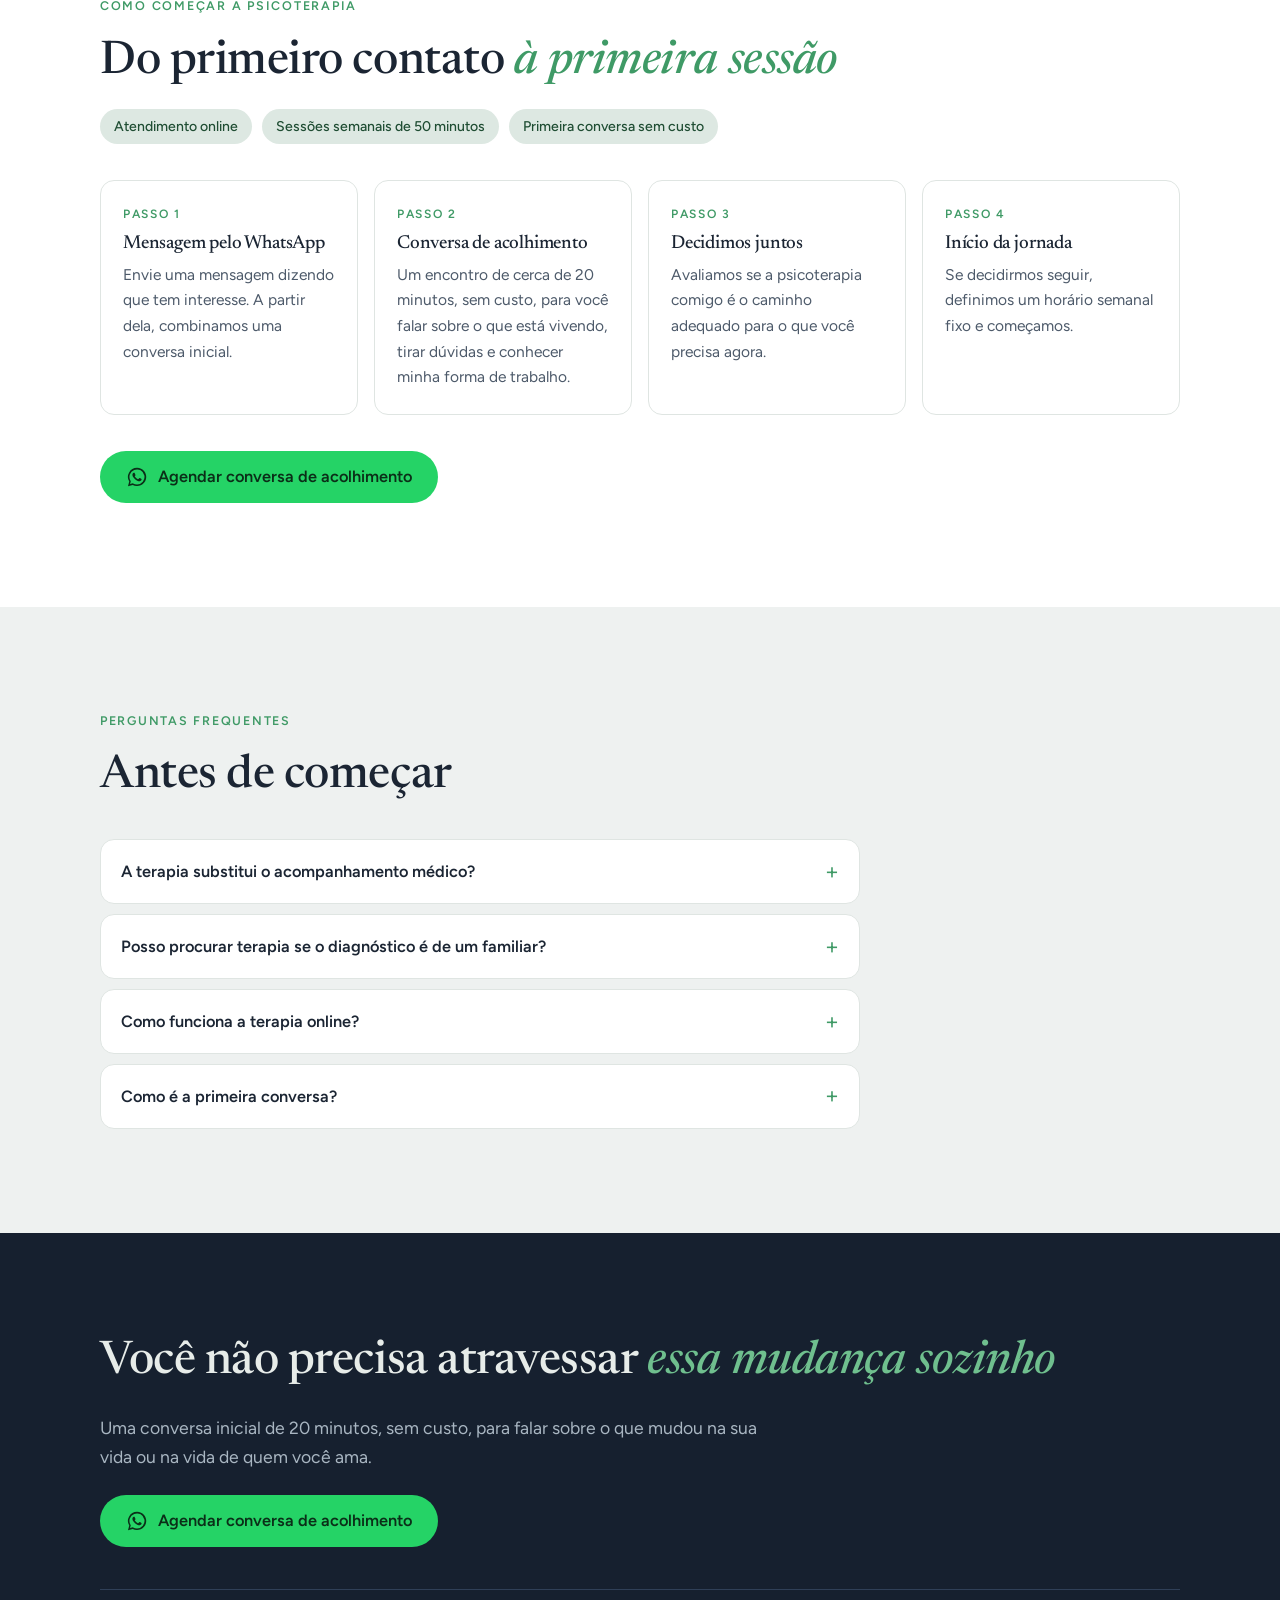
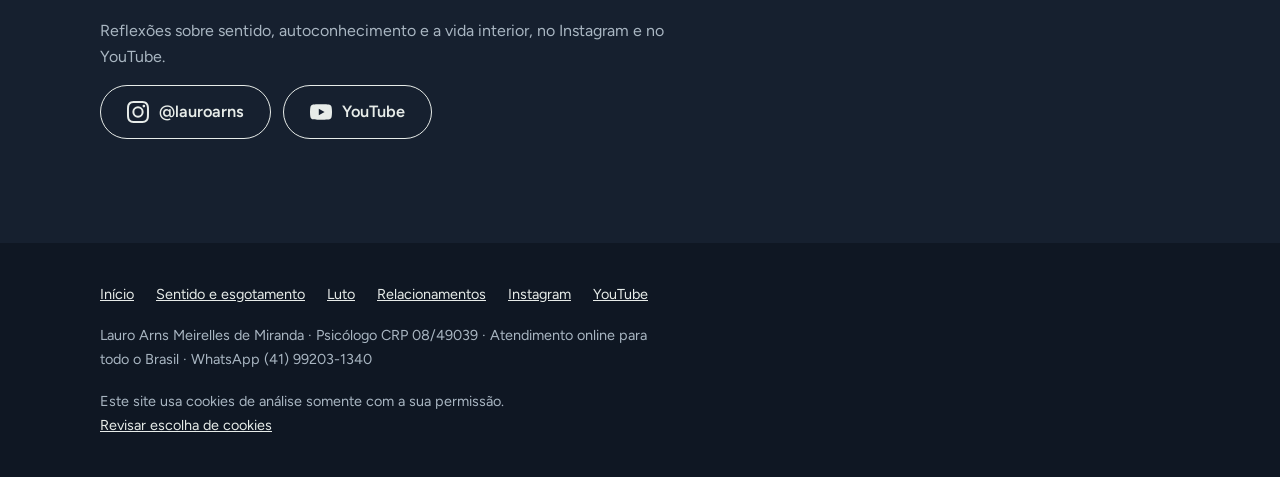
<file: novo-diagnostico.html>
<!doctype html>
<html lang="pt-BR">
<head>
<meta charset="utf-8">
<meta name="viewport" content="width=device-width, initial-scale=1, viewport-fit=cover">
<meta name="claude:viewport-fit-sides" content="cover">
<title>Psicoterapia para lidar com um novo diagnóstico | Lauro Arns</title>
<meta name="description" content="Apoio psicológico online para quem recebeu um diagnóstico, como doença autoimune, câncer ou doença celíaca, e para familiares. Lauro Arns, CRP 08/49039.">
<link rel="canonical" href="https://arnslauro.com.br/novo-diagnostico">
<meta property="og:type" content="website">
<meta property="og:title" content="Psicoterapia para lidar com um novo diagnóstico | Lauro Arns">
<meta property="og:description" content="Apoio psicológico online para quem recebeu um diagnóstico, como doença autoimune, câncer ou doença celíaca, e para familiares. Lauro Arns, CRP 08/49039.">
<meta property="og:url" content="https://arnslauro.com.br/novo-diagnostico">
<meta property="og:image" content="https://arnslauro.com.br/assets/lauro.jpg">
<meta name="theme-color" content="#16202f">
<link rel="preconnect" href="https://fonts.googleapis.com">
<link rel="preconnect" href="https://fonts.gstatic.com" crossorigin>
<link rel="stylesheet" href="https://fonts.googleapis.com/css2?family=Figtree:wght@400;500;600&family=Newsreader:ital,opsz,wght@0,6..72,400;0,6..72,500;1,6..72,400;1,6..72,500&display=swap">
<link rel="stylesheet" href="assets/style.css">
<script type="application/ld+json">{"@context":"https://schema.org","@type":"Psychologist","name":"Lauro Arns Meirelles de Miranda","url":"https://arnslauro.com.br","telephone":"+55 41 99203-1340","areaServed":"BR","availableService":"Psicoterapia online","sameAs":["https://www.instagram.com/lauroarns/","https://www.youtube.com/@lauroarns"]}</script>
</head>
<body data-pagina="novo-diagnostico">
<header class="faixa topo"><div class="miolo">
  <a class="marca" href="index.html"><b>Lauro Arns</b><span>Psicólogo · CRP 08/49039</span></a>
  <a class="botao botao-wa botao-mini" data-wa="cabecalho" href="https://wa.me/5541992031340?text=Ol%C3%A1%2C%20vi%20sua%20p%C3%A1gina%20sobre%20adapta%C3%A7%C3%A3o%20a%20um%20novo%20diagn%C3%B3stico%20e%20gostaria%20de%20agendar%20uma%20conversa%20inicial." target="_blank" rel="noopener"><svg viewBox="0 0 24 24" aria-hidden="true"><path fill="currentColor" d="M12.04 2a9.9 9.9 0 0 0-8.5 15l-1.4 5 5.2-1.36A9.93 9.93 0 1 0 12.04 2Zm0 18.13c-1.5 0-2.97-.4-4.25-1.16l-.3-.18-3.09.81.83-3-.2-.32a8.2 8.2 0 1 1 7.01 3.85Zm4.5-6.14c-.25-.12-1.46-.72-1.69-.8-.23-.08-.39-.12-.56.13-.16.24-.64.8-.78.96-.15.17-.29.19-.54.06a6.73 6.73 0 0 1-3.36-2.93c-.25-.44.25-.41.72-1.36.08-.16.04-.3-.02-.43-.06-.12-.56-1.34-.76-1.84-.2-.48-.4-.41-.56-.42h-.47a.9.9 0 0 0-.66.31 2.75 2.75 0 0 0-.86 2.05 4.8 4.8 0 0 0 1 2.54 10.98 10.98 0 0 0 4.2 3.7c1.56.68 2.18.73 2.96.62.48-.07 1.46-.6 1.67-1.18.2-.58.2-1.08.14-1.18-.06-.1-.22-.17-.47-.29Z"/></svg><span>Agendar</span></a>
</div></header>
<main>

<section class="faixa escuro hero"><div class="miolo">
  <div class="hero-col"><div class="hero-texto">
    <p class="rotulo">Psicoterapia online · Adaptação a um novo diagnóstico</p>
    <h1>Quando um diagnóstico <em>muda</em> a vida, sua ou de quem você ama.</h1>
    <p>Uma doença autoimune, um câncer, uma condição crônica como a doença celíaca: a notícia muda a rotina, os planos e as relações. A terapia é um espaço para atravessar essa mudança sem se perder de si, seja o diagnóstico seu ou de alguém da sua família.</p>
    <div class="hero-acao"><a class="botao botao-wa " data-wa="topo" href="https://wa.me/5541992031340?text=Ol%C3%A1%2C%20vi%20sua%20p%C3%A1gina%20sobre%20adapta%C3%A7%C3%A3o%20a%20um%20novo%20diagn%C3%B3stico%20e%20gostaria%20de%20agendar%20uma%20conversa%20inicial." target="_blank" rel="noopener"><svg viewBox="0 0 24 24" aria-hidden="true"><path fill="currentColor" d="M12.04 2a9.9 9.9 0 0 0-8.5 15l-1.4 5 5.2-1.36A9.93 9.93 0 1 0 12.04 2Zm0 18.13c-1.5 0-2.97-.4-4.25-1.16l-.3-.18-3.09.81.83-3-.2-.32a8.2 8.2 0 1 1 7.01 3.85Zm4.5-6.14c-.25-.12-1.46-.72-1.69-.8-.23-.08-.39-.12-.56.13-.16.24-.64.8-.78.96-.15.17-.29.19-.54.06a6.73 6.73 0 0 1-3.36-2.93c-.25-.44.25-.41.72-1.36.08-.16.04-.3-.02-.43-.06-.12-.56-1.34-.76-1.84-.2-.48-.4-.41-.56-.42h-.47a.9.9 0 0 0-.66.31 2.75 2.75 0 0 0-.86 2.05 4.8 4.8 0 0 0 1 2.54 10.98 10.98 0 0 0 4.2 3.7c1.56.68 2.18.73 2.96.62.48-.07 1.46-.6 1.67-1.18.2-.58.2-1.08.14-1.18-.06-.1-.22-.17-.47-.29Z"/></svg><span>Agendar conversa de acolhimento</span></a><span class="hero-nota">Primeira conversa de 20 minutos, sem custo · Online</span></div>
  </div></div>
  <figure class="podcast">
    <div class="video" data-yt="VAfHUgx3Bjs"><a href="https://www.youtube.com/watch?v=VAfHUgx3Bjs" target="_blank" rel="noopener" aria-label="Assistir à entrevista no podcast A CAASA"><img src="assets/midia/podcast-capa.jpg" data-hq="https://i.ytimg.com/vi/VAfHUgx3Bjs/maxresdefault.jpg" alt="Lauro Arns falando no podcast A CAASA, episódio O que é autoconhecimento?"><span class="play"><svg viewBox="0 0 24 24" aria-hidden="true"><path d="M8 5v14l11-7z"/></svg></span></a></div>
    <figcaption><img src="assets/midia/logo-caasa.png" alt="A CAASA Terapias Integrativas"><span>Entrevista no podcast: <b>O que é autoconhecimento?</b></span></figcaption>
  </figure>
</div></section>
<section class="faixa claro" aria-labelledby="t-sinais"><div class="miolo pilha-lg">
  <div class="pilha"><p class="rotulo">O que muda além do corpo</p><h2 id="t-sinais">O diagnóstico chega em um dia. <em>A adaptação leva tempo.</em></h2>
  <p class="suave">Cada condição tem as suas exigências, mas algumas experiências se repetem em quase todas: o susto, o luto pela vida de antes, a reorganização da rotina e o impacto nas relações.</p></div>
  <div class="grade"><article class="sinal"><h3>O luto pela vida de antes</h3><p>Sentir falta de como as coisas eram e precisar reaprender a viver com novas limitações e cuidados.</p></article><article class="sinal"><h3>Medo e incerteza</h3><p>Exames, tratamentos e a atenção constante ao próprio corpo cansam e assustam.</p></article><article class="sinal"><h3>A vida social muda</h3><p>Comer fora, viajar, ir a festas: situações simples passam a exigir planejamento e explicações.</p></article><article class="sinal"><h3>Ninguém entende direito</h3><p>Ouvir comentários que minimizam, ou sentir que precisa se justificar o tempo todo.</p></article><article class="sinal"><h3>Quando o diagnóstico é de alguém que você ama</h3><p>Querer ajudar sem saber como, e lidar com as próprias emoções enquanto cuida do outro.</p></article><article class="sinal"><h3>Raiva, culpa ou tristeza</h3><p>Sentimentos que aparecem, nem sempre fazem sentido e raramente encontram espaço para ser ditos.</p></article></div>
</div></section>
<section class="faixa escuro" aria-labelledby="t-abordagem"><div class="miolo duas">
  <div class="pilha-lg"><div class="pilha"><p class="rotulo">Como a terapia ajuda</p><h2 id="t-abordagem">Uma condição de saúde <em>não é a sua identidade</em></h2></div>
  <p class="suave">Não escolhemos o diagnóstico, mas podemos escolher como vamos vivê-lo. A logoterapia de Viktor Frankl trabalha justamente essa liberdade: a de encontrar sentido e uma vida plena mesmo diante do que não pode ser mudado.</p>
  <p class="suave">A psicoterapia não substitui o acompanhamento médico e nutricional. Ela cuida da parte emocional dessa travessia, para quem recebeu o diagnóstico e para quem convive com ele.</p>
  <blockquote class="citacao">Esse tema é próximo da minha vida. Minha esposa é celíaca, e convivo de perto com o que esse diagnóstico exige: a atenção constante à comida, as explicações que se repetem, os encontros que precisam ser repensados.<cite>Lauro Arns</cite></blockquote></div>
  <div class="pilares"><div class="pilar"><h3>Reconhecer o luto</h3><p>Dar nome ao que se perdeu é o que permite seguir em frente sem amargura.</p></div><div class="pilar"><h3>Reorganizar a vida e as relações</h3><p>Encontrar formas de se colocar, pedir o que precisa e voltar a estar com as pessoas.</p></div><div class="pilar"><h3>Cuidar de quem cuida</h3><p>Familiares também precisam de espaço para o medo, o cansaço e as próprias dúvidas.</p></div></div>
</div></section>
<section class="faixa escuro midia-sec" aria-labelledby="t-midia"><div class="miolo pilha-lg">
  <div class="cab-carrossel">
    <div class="pilha"><p class="rotulo">Na mídia</p><h2 id="t-midia">Entrevistas e participações</h2></div>
    <div class="setas"><button type="button" class="seta" data-dir="-1" aria-label="Anterior"><svg viewBox="0 0 24 24" aria-hidden="true"><path fill="currentColor" d="M15.4 5.4 14 4l-8 8 8 8 1.4-1.4L8.8 12z"/></svg></button><button type="button" class="seta" data-dir="1" aria-label="Próximo"><svg viewBox="0 0 24 24" aria-hidden="true"><path fill="currentColor" d="M8.6 5.4 10 4l8 8-8 8-1.4-1.4 6.6-6.6z"/></svg></button></div>
  </div>
  <div class="carrossel" tabindex="0" aria-label="Aparições na mídia (role para o lado)"><article class="slide"><div class="slide-midia" style="--ar:16/9;--arn:1.7778"><video controls playsinline preload="none" poster="assets/midia/globo-poster.jpg" aria-label="Globo · Bom Dia: Você cumpriu suas metas? Como planejar o novo ano"><source src="assets/midia/globo.mp4" type="video/mp4"></video></div><div class="slide-legenda"><span class="logo-chip"><img src="assets/midia/logo-globo.png" alt="" loading="lazy"></span><div><b>Globo · Bom Dia</b><span>Você cumpriu suas metas? Como planejar o novo ano</span></div></div></article><article class="slide"><div class="slide-midia" style="--ar:9/16;--arn:0.5625"><video controls playsinline preload="none" poster="assets/midia/parana-turismo-poster.jpg" aria-label="TV Paraná Turismo: Entrevista"><source src="assets/midia/parana-turismo.mp4" type="video/mp4"></video></div><div class="slide-legenda"><span class="logo-chip"><img src="assets/midia/logo-tv-parana-turismo.png" alt="" loading="lazy"></span><div><b>TV Paraná Turismo</b><span>Entrevista</span></div></div></article><article class="slide"><div class="slide-midia" style="--ar:368/496;--arn:0.7419"><video controls playsinline preload="none" poster="assets/midia/radio-630-poster.jpg" aria-label="Rádio 630 AM: Entrevista no estúdio"><source src="assets/midia/radio-630.mp4" type="video/mp4"></video></div><div class="slide-legenda"><span class="logo-chip logo-texto">630<small>AM</small></span><div><b>Rádio 630 AM</b><span>Entrevista no estúdio</span></div></div></article><article class="slide"><div class="slide-midia" style="--ar:16/9;--arn:1.7778"><a href="https://www.youtube.com/watch?v=VAfHUgx3Bjs" target="_blank" rel="noopener" aria-label="Assistir no YouTube"><img src="assets/midia/podcast-capa.jpg" alt="Lauro Arns em A CAASA Terapias Integrativas" loading="lazy"><span class="play"><svg viewBox="0 0 24 24" aria-hidden="true"><path d="M8 5v14l11-7z"/></svg></span></a></div><div class="slide-legenda"><span class="logo-chip"><img src="assets/midia/logo-caasa.png" alt="" loading="lazy"></span><div><b>A CAASA Terapias Integrativas</b><span>Podcast · O que é autoconhecimento?</span></div></div></article><article class="slide"><div class="slide-midia" style="--ar:3/4;--arn:0.7500"><img src="assets/midia/radio-971.jpg" alt="Lauro Arns em Rádio Educativa 97.1 FM" loading="lazy"></div><div class="slide-legenda"><span class="logo-chip"><img src="assets/midia/logo-971.png" alt="" loading="lazy"></span><div><b>Rádio Educativa 97.1 FM</b><span>Entrevista ao vivo</span></div></div></article><article class="slide"><div class="slide-midia" style="--ar:155/108;--arn:1.4352"><img src="assets/midia/evangelizar.jpg" alt="Lauro Arns em TV Evangelizar" loading="lazy"></div><div class="slide-legenda"><span class="logo-chip"><img src="assets/midia/logo-vida-que-segue.png" alt="" loading="lazy"></span><div><b>TV Evangelizar</b><span>Programa Vida que Segue</span></div></div></article><article class="slide"><div class="slide-midia" style="--ar:886/714;--arn:1.2409"><img src="assets/midia/radio-evangelizar.jpg" alt="Lauro Arns em Rádio Evangelizar" loading="lazy"></div><div class="slide-legenda"><span class="logo-chip"><img src="assets/midia/logo-evangelizar.png" alt="" loading="lazy"></span><div><b>Rádio Evangelizar</b><span>Entrevista no estúdio</span></div></div></article><article class="slide"><div class="slide-midia" style="--ar:1723/980;--arn:1.7582"><img src="assets/midia/dic.jpg" alt="Lauro Arns em Diário Indústria &amp;amp; Comércio" loading="lazy"></div><div class="slide-legenda"><span class="logo-chip"><img src="assets/midia/logo-dic.png" alt="" loading="lazy"></span><div><b>Diário Indústria &amp; Comércio</b><span>I&amp;C Entrevista</span></div></div></article><article class="slide"><div class="slide-midia" style="--ar:900/502;--arn:1.7928"><img src="assets/midia/globoplay.jpg" alt="Lauro Arns em Globo · Globoplay" loading="lazy"></div><div class="slide-legenda"><span class="logo-chip"><img src="assets/midia/logo-globo.png" alt="" loading="lazy"></span><div><b>Globo · Globoplay</b><span>Participação como psicólogo</span></div></div></article></div>
</div></section>
<section class="faixa claro sobre" aria-labelledby="t-sobre"><div class="miolo duas">
  <div><figure class="retrato"><img src="assets/lauro.jpg" alt="Lauro Arns, psicólogo" width="720" height="960" loading="lazy"><figcaption>Lauro Arns · Psicólogo CRP 08/49039</figcaption></figure></div>
  <div class="pilha-lg"><div class="pilha"><p class="rotulo">Quem vai te acompanhar</p><h2 id="t-sobre">Lauro Arns Meirelles de Miranda</h2></div>
    <div class="pilha suave">
<p>Minha trajetória é marcada pela busca por compreender o ser humano em sua totalidade. Minha primeira formação foi em Direito, experiência que despertou meu interesse pelas histórias e complexidades que atravessam a vida humana. Depois me formei em Ayurveda, o que ampliou meu olhar sobre a relação entre corpo, mente e espírito.</p>
<p>Foi na Psicologia que encontrei o caminho para integrar essas experiências em um propósito comum: acompanhar pessoas em sua jornada de autoconhecimento, consciência e construção de uma vida com mais significado.</p>
<p>Minha história familiar também foi marcada pelos exemplos de Zilda Arns e Dom Paulo Evaristo Arns, referências de cuidado, dignidade e serviço ao próximo, que fortaleceram em mim a compreensão do valor único de cada existência. Mais do que uma profissão, vejo esse trabalho como um chamado.</p></div>
    <div class="formacao">
      <div><b>Psicologia</b><span>CRP 08/49039 · Inspirada em Frankl, Jung e Rogers</span></div>
      <div><b>Ayurveda</b><span>Tradição milenar de origem indiana</span></div>
      <div><b>Direito</b><span>Primeira formação · não atua como advogado atualmente</span></div>
    </div>
  </div>
</div></section>
<section class="faixa branco" aria-labelledby="t-passos"><div class="miolo pilha-lg">
  <div class="pilha"><p class="rotulo">Como começar a psicoterapia</p><h2 id="t-passos">Do primeiro contato <em>à primeira sessão</em></h2>
    <div class="detalhes"><span class="chip">Atendimento online</span><span class="chip">Sessões semanais de 50 minutos</span><span class="chip">Primeira conversa sem custo</span></div>
  </div>
  <ol class="passos">
    <li><h3>Mensagem pelo WhatsApp</h3><p>Envie uma mensagem dizendo que tem interesse. A partir dela, combinamos uma conversa inicial.</p></li>
    <li><h3>Conversa de acolhimento</h3><p>Um encontro de cerca de 20 minutos, sem custo, para você falar sobre o que está vivendo, tirar dúvidas e conhecer minha forma de trabalho.</p></li>
    <li><h3>Decidimos juntos</h3><p>Avaliamos se a psicoterapia comigo é o caminho adequado para o que você precisa agora.</p></li>
    <li><h3>Início da jornada</h3><p>Se decidirmos seguir, definimos um horário semanal fixo e começamos.</p></li>
  </ol>
  <div><a class="botao botao-wa " data-wa="passos" href="https://wa.me/5541992031340?text=Ol%C3%A1%2C%20vi%20sua%20p%C3%A1gina%20sobre%20adapta%C3%A7%C3%A3o%20a%20um%20novo%20diagn%C3%B3stico%20e%20gostaria%20de%20agendar%20uma%20conversa%20inicial." target="_blank" rel="noopener"><svg viewBox="0 0 24 24" aria-hidden="true"><path fill="currentColor" d="M12.04 2a9.9 9.9 0 0 0-8.5 15l-1.4 5 5.2-1.36A9.93 9.93 0 1 0 12.04 2Zm0 18.13c-1.5 0-2.97-.4-4.25-1.16l-.3-.18-3.09.81.83-3-.2-.32a8.2 8.2 0 1 1 7.01 3.85Zm4.5-6.14c-.25-.12-1.46-.72-1.69-.8-.23-.08-.39-.12-.56.13-.16.24-.64.8-.78.96-.15.17-.29.19-.54.06a6.73 6.73 0 0 1-3.36-2.93c-.25-.44.25-.41.72-1.36.08-.16.04-.3-.02-.43-.06-.12-.56-1.34-.76-1.84-.2-.48-.4-.41-.56-.42h-.47a.9.9 0 0 0-.66.31 2.75 2.75 0 0 0-.86 2.05 4.8 4.8 0 0 0 1 2.54 10.98 10.98 0 0 0 4.2 3.7c1.56.68 2.18.73 2.96.62.48-.07 1.46-.6 1.67-1.18.2-.58.2-1.08.14-1.18-.06-.1-.22-.17-.47-.29Z"/></svg><span>Agendar conversa de acolhimento</span></a></div>
</div></section>
<section class="faixa claro" aria-labelledby="t-faq"><div class="miolo pilha-lg">
  <div class="pilha"><p class="rotulo">Perguntas frequentes</p><h2 id="t-faq">Antes de começar</h2></div>
  <div class="faq"><details><summary>A terapia substitui o acompanhamento médico?</summary><p>Não. A psicoterapia cuida da parte emocional e caminha junto com o acompanhamento médico e nutricional.</p></details><details><summary>Posso procurar terapia se o diagnóstico é de um familiar?</summary><p>Sim. Familiares também vivem medo, cansaço e dúvidas, e precisam de um espaço para cuidar de si enquanto cuidam de quem amam.</p></details><details><summary>Como funciona a terapia online?</summary><p>As sessões acontecem por videochamada, uma vez por semana, com duração de 50 minutos. Você só precisa de um lugar reservado e de uma boa conexão de internet.</p></details><details><summary>Como é a primeira conversa?</summary><p>É um encontro de cerca de 20 minutos, sem custo, para você contar o que está vivendo, tirar dúvidas e decidirmos juntos se a terapia comigo faz sentido para você.</p></details></div>
</div></section>
<section class="faixa escuro final" aria-labelledby="t-final"><div class="miolo">
  <h2 id="t-final">Você não precisa atravessar <em>essa mudança sozinho</em></h2>
  <p>Uma conversa inicial de 20 minutos, sem custo, para falar sobre o que mudou na sua vida ou na vida de quem você ama.</p>
  <a class="botao botao-wa " data-wa="final" href="https://wa.me/5541992031340?text=Ol%C3%A1%2C%20vi%20sua%20p%C3%A1gina%20sobre%20adapta%C3%A7%C3%A3o%20a%20um%20novo%20diagn%C3%B3stico%20e%20gostaria%20de%20agendar%20uma%20conversa%20inicial." target="_blank" rel="noopener"><svg viewBox="0 0 24 24" aria-hidden="true"><path fill="currentColor" d="M12.04 2a9.9 9.9 0 0 0-8.5 15l-1.4 5 5.2-1.36A9.93 9.93 0 1 0 12.04 2Zm0 18.13c-1.5 0-2.97-.4-4.25-1.16l-.3-.18-3.09.81.83-3-.2-.32a8.2 8.2 0 1 1 7.01 3.85Zm4.5-6.14c-.25-.12-1.46-.72-1.69-.8-.23-.08-.39-.12-.56.13-.16.24-.64.8-.78.96-.15.17-.29.19-.54.06a6.73 6.73 0 0 1-3.36-2.93c-.25-.44.25-.41.72-1.36.08-.16.04-.3-.02-.43-.06-.12-.56-1.34-.76-1.84-.2-.48-.4-.41-.56-.42h-.47a.9.9 0 0 0-.66.31 2.75 2.75 0 0 0-.86 2.05 4.8 4.8 0 0 0 1 2.54 10.98 10.98 0 0 0 4.2 3.7c1.56.68 2.18.73 2.96.62.48-.07 1.46-.6 1.67-1.18.2-.58.2-1.08.14-1.18-.06-.1-.22-.17-.47-.29Z"/></svg><span>Agendar conversa de acolhimento</span></a>
  <div class="insta">
    <p>Reflexões sobre sentido, autoconhecimento e a vida interior, no Instagram e no YouTube.</p>
    <div class="redes"><a class="botao botao-linha" href="https://www.instagram.com/lauroarns/" target="_blank" rel="noopener"><svg viewBox="0 0 24 24" aria-hidden="true"><path fill="currentColor" d="M12 2.2c3.2 0 3.6 0 4.8.07 3.25.15 4.77 1.69 4.92 4.92.06 1.27.07 1.65.07 4.85s0 3.58-.07 4.85c-.15 3.23-1.66 4.77-4.92 4.92-1.27.06-1.64.07-4.8.07-3.2 0-3.6 0-4.85-.07-3.26-.15-4.77-1.7-4.92-4.92C2.17 15.58 2.16 15.2 2.16 12s0-3.58.07-4.85C2.38 3.92 3.9 2.38 7.15 2.23 8.42 2.17 8.8 2.16 12 2.16ZM12 0C8.74 0 8.33 0 7.05.07 2.7.27.27 2.7.07 7.05 0 8.33 0 8.74 0 12s0 3.67.07 4.95c.2 4.36 2.62 6.78 6.98 6.98C8.33 24 8.74 24 12 24s3.67 0 4.95-.07c4.35-.2 6.78-2.62 6.98-6.98.06-1.28.07-1.69.07-4.95s0-3.67-.07-4.95c-.2-4.35-2.62-6.78-6.98-6.98C15.67 0 15.26 0 12 0Zm0 5.84a6.16 6.16 0 1 0 0 12.32 6.16 6.16 0 0 0 0-12.32ZM12 16a4 4 0 1 1 0-8 4 4 0 0 1 0 8Zm6.4-11.85a1.44 1.44 0 1 0 0 2.88 1.44 1.44 0 0 0 0-2.88Z"/></svg><span>@lauroarns</span></a><a class="botao botao-linha" href="https://www.youtube.com/@lauroarns" target="_blank" rel="noopener"><svg viewBox="0 0 24 24" aria-hidden="true"><path fill="currentColor" d="M23.5 6.2a3 3 0 0 0-2.1-2.1C19.5 3.6 12 3.6 12 3.6s-7.5 0-9.4.5A3 3 0 0 0 .5 6.2 31 31 0 0 0 0 12a31 31 0 0 0 .5 5.8 3 3 0 0 0 2.1 2.1c1.9.5 9.4.5 9.4.5s7.5 0 9.4-.5a3 3 0 0 0 2.1-2.1A31 31 0 0 0 24 12a31 31 0 0 0-.5-5.8ZM9.6 15.6V8.4l6.3 3.6-6.3 3.6Z"/></svg><span>YouTube</span></a></div>
  </div>
</div></section>
</main>
<footer class="faixa rodape"><div class="miolo">
  <nav aria-label="Páginas"><a href="index.html">Início</a><a href="logoterapia.html">Sentido e esgotamento</a><a href="luto.html">Luto</a><a href="relacionamentos.html">Relacionamentos</a><a href="https://www.instagram.com/lauroarns/" target="_blank" rel="noopener">Instagram</a><a href="https://www.youtube.com/@lauroarns" target="_blank" rel="noopener">YouTube</a></nav>
  <p>Lauro Arns Meirelles de Miranda · Psicólogo CRP 08/49039 · Atendimento online para todo o Brasil · WhatsApp (41) 99203-1340</p>
  <p>Este site usa cookies de análise somente com a sua permissão. <button type="button" id="rever-cookies">Revisar escolha de cookies</button></p>
</div></footer>
<div class="barra-wa"><a class="botao botao-wa " data-wa="barra-celular" href="https://wa.me/5541992031340?text=Ol%C3%A1%2C%20vi%20sua%20p%C3%A1gina%20sobre%20adapta%C3%A7%C3%A3o%20a%20um%20novo%20diagn%C3%B3stico%20e%20gostaria%20de%20agendar%20uma%20conversa%20inicial." target="_blank" rel="noopener"><svg viewBox="0 0 24 24" aria-hidden="true"><path fill="currentColor" d="M12.04 2a9.9 9.9 0 0 0-8.5 15l-1.4 5 5.2-1.36A9.93 9.93 0 1 0 12.04 2Zm0 18.13c-1.5 0-2.97-.4-4.25-1.16l-.3-.18-3.09.81.83-3-.2-.32a8.2 8.2 0 1 1 7.01 3.85Zm4.5-6.14c-.25-.12-1.46-.72-1.69-.8-.23-.08-.39-.12-.56.13-.16.24-.64.8-.78.96-.15.17-.29.19-.54.06a6.73 6.73 0 0 1-3.36-2.93c-.25-.44.25-.41.72-1.36.08-.16.04-.3-.02-.43-.06-.12-.56-1.34-.76-1.84-.2-.48-.4-.41-.56-.42h-.47a.9.9 0 0 0-.66.31 2.75 2.75 0 0 0-.86 2.05 4.8 4.8 0 0 0 1 2.54 10.98 10.98 0 0 0 4.2 3.7c1.56.68 2.18.73 2.96.62.48-.07 1.46-.6 1.67-1.18.2-.58.2-1.08.14-1.18-.06-.1-.22-.17-.47-.29Z"/></svg><span>Agendar conversa de acolhimento</span></a></div>
<div class="cookies" id="cookies" role="dialog" aria-label="Cookies" hidden>
  <p>Uso cookies de análise para entender como as pessoas encontram este site. Nada é usado sem a sua permissão.</p>
  <div class="acoes"><button type="button" class="aceitar">Aceitar</button><button type="button" class="recusar">Recusar</button></div>
</div>
<script src="assets/site.js"></script>
</body>
</html>
</file>
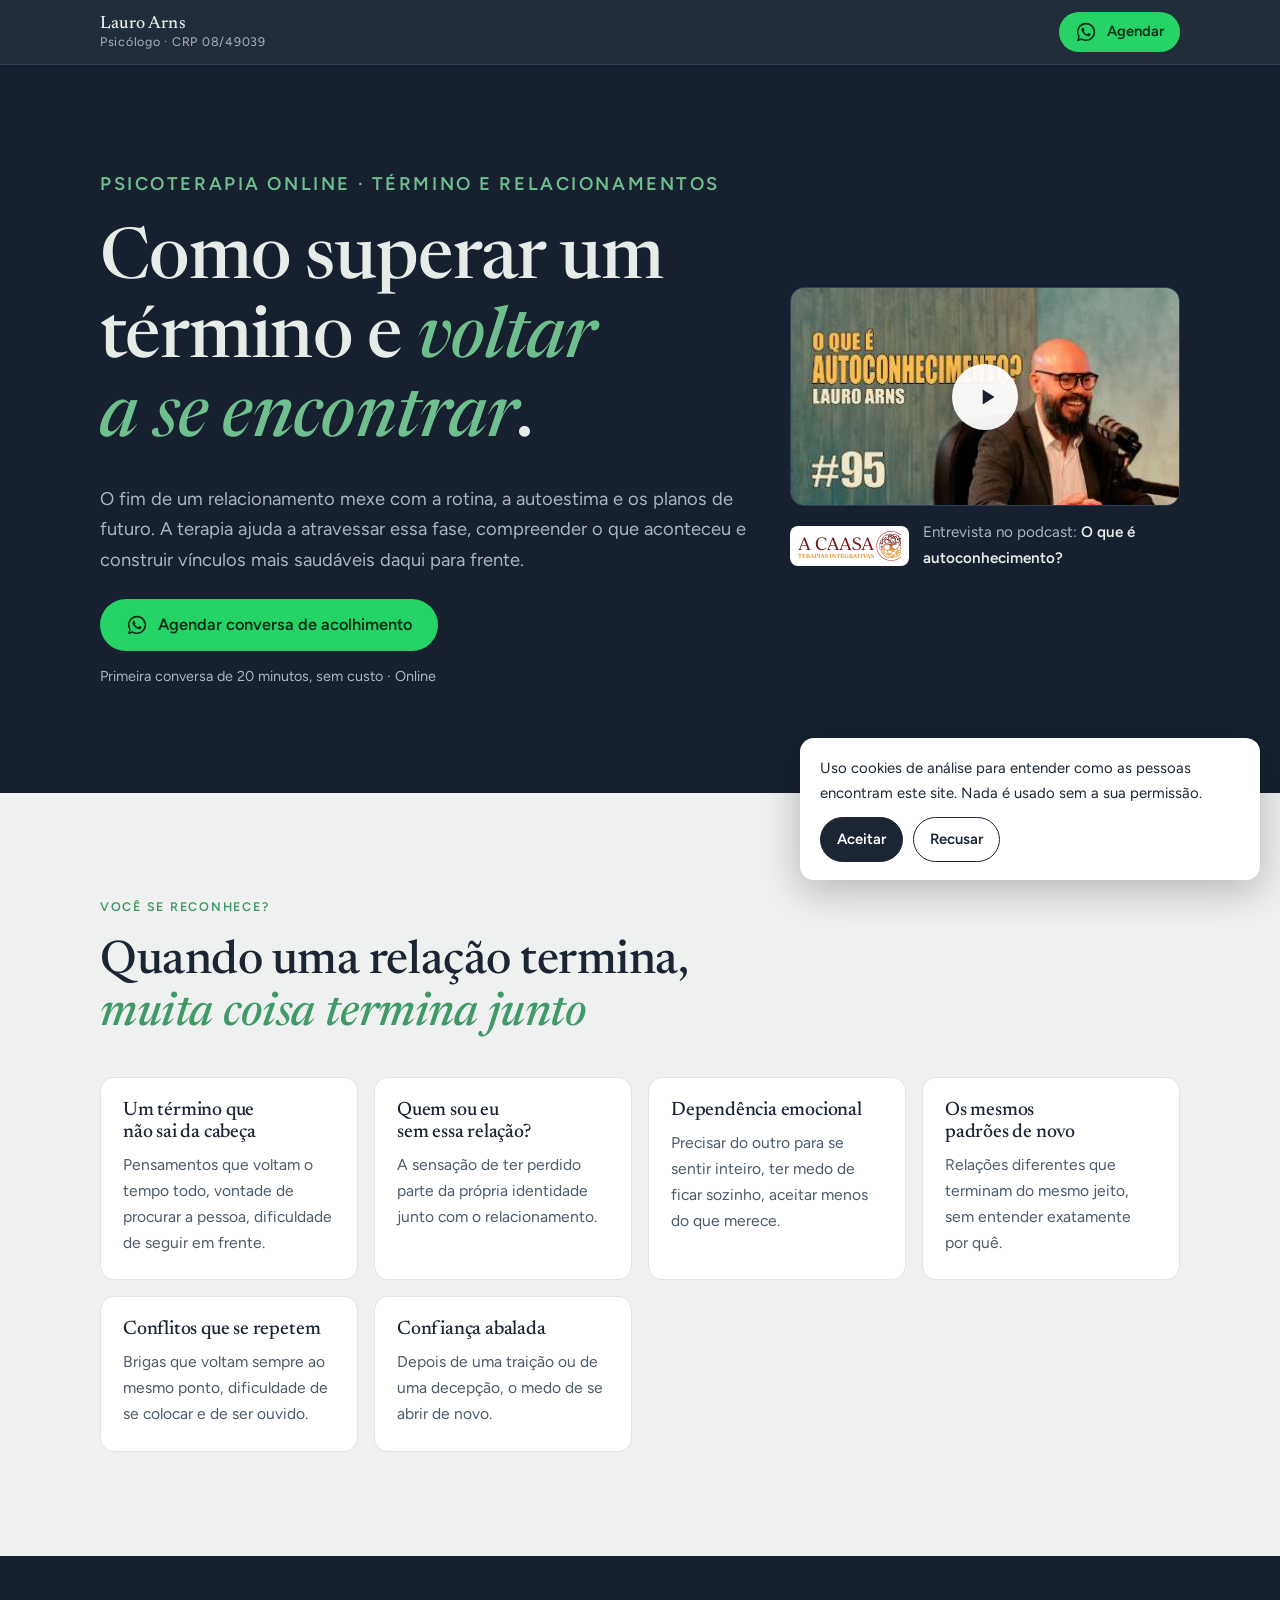
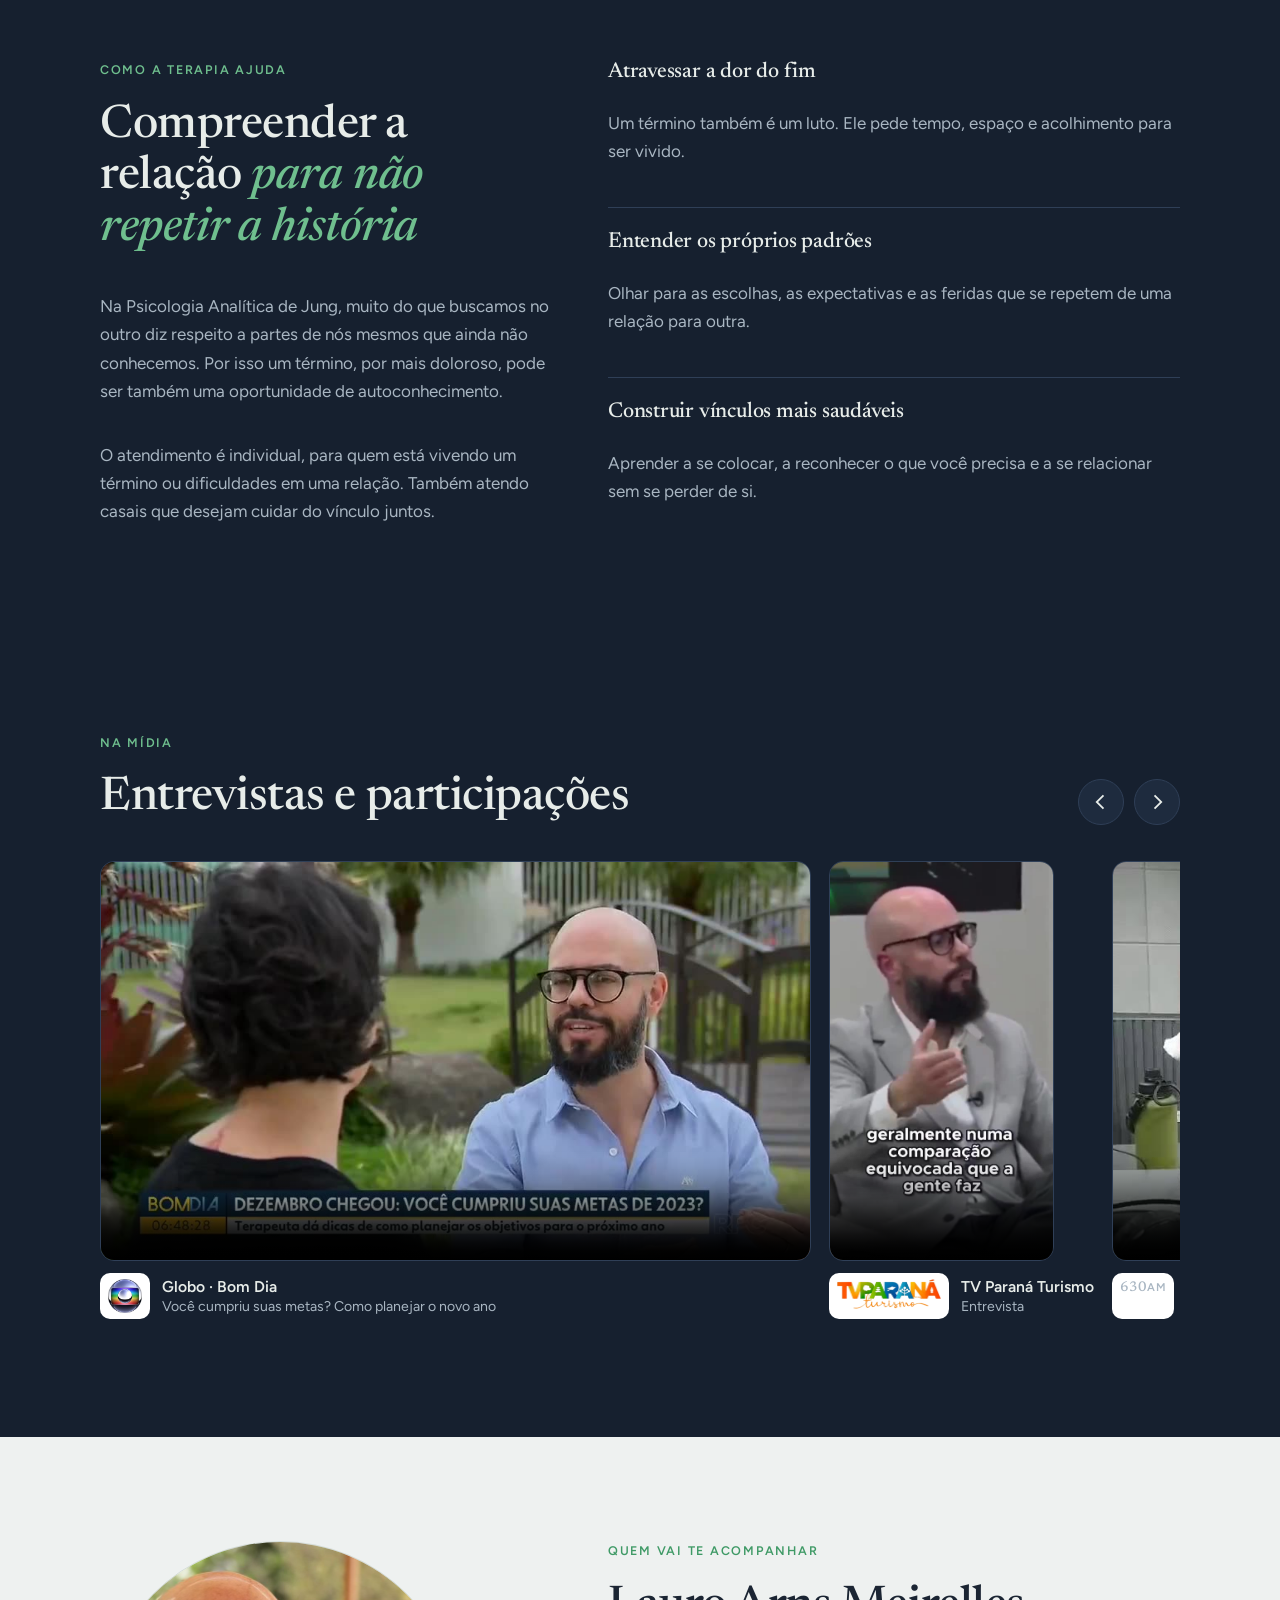
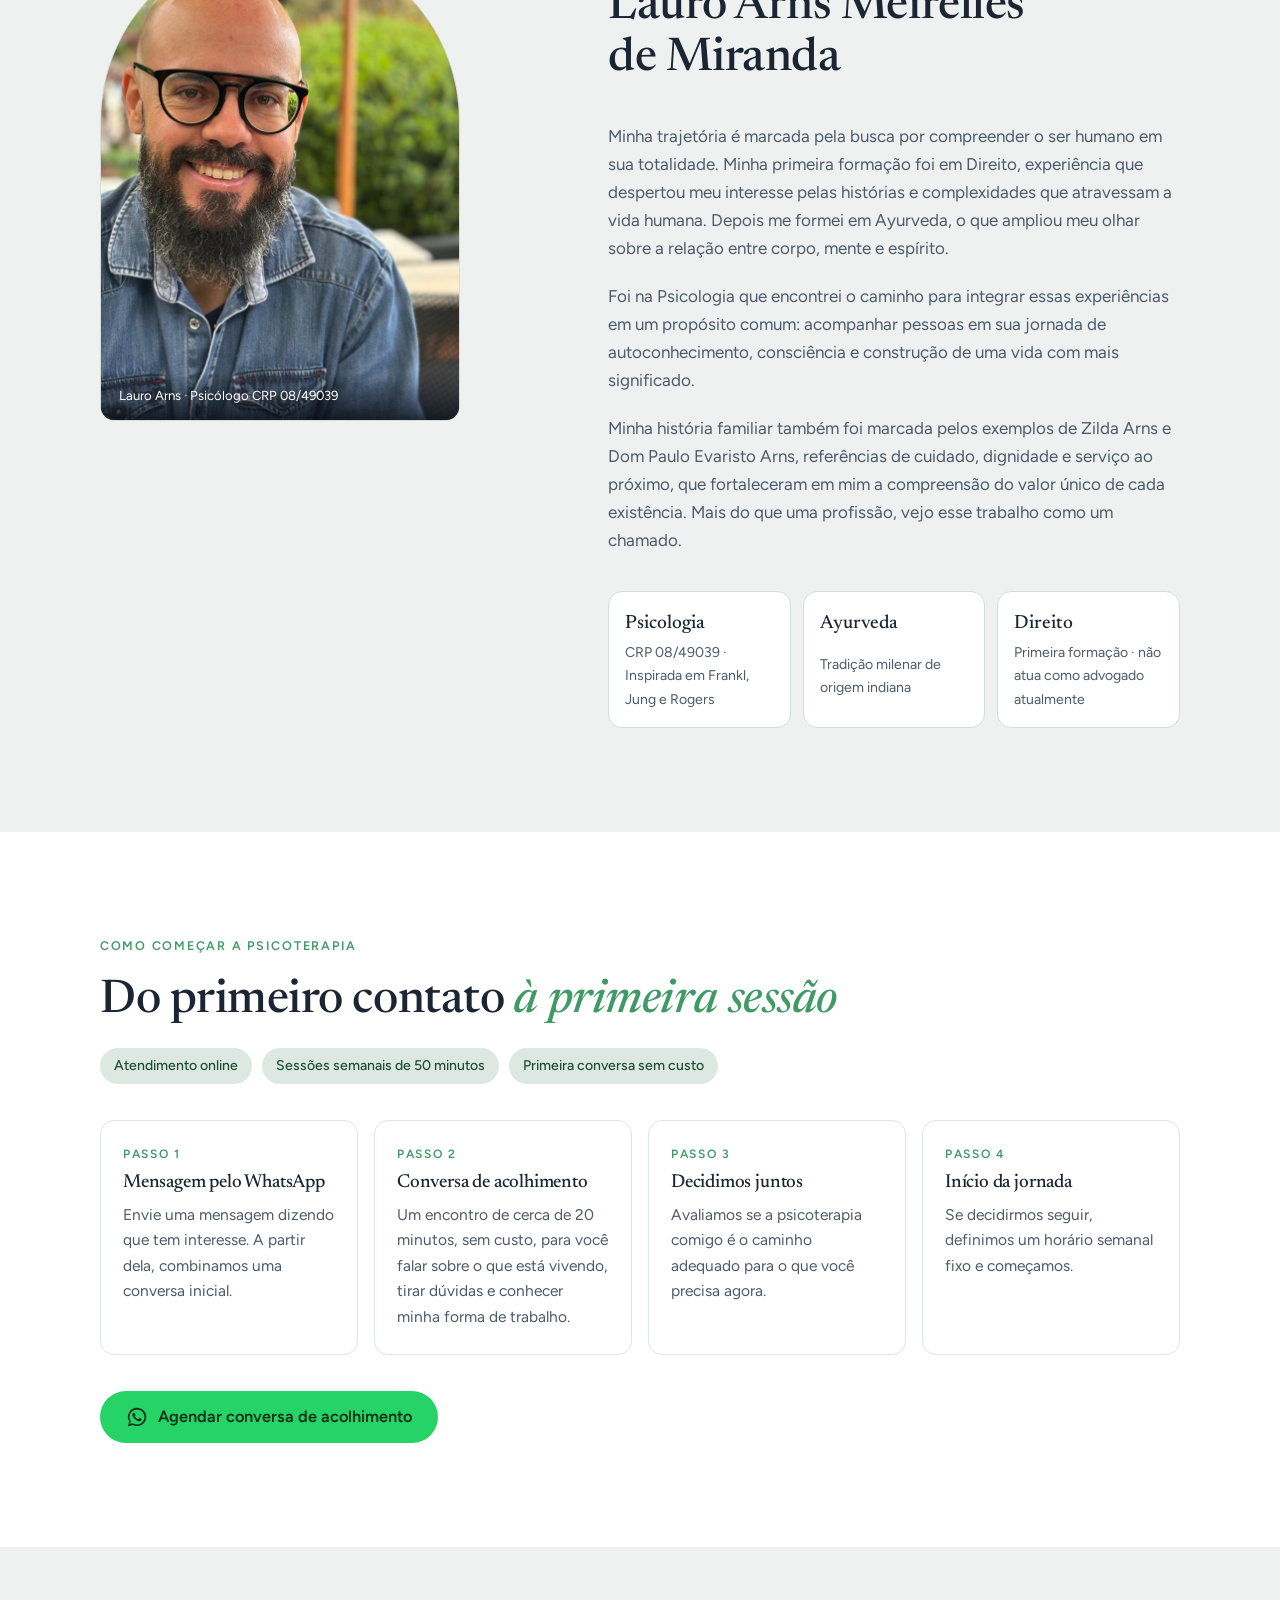
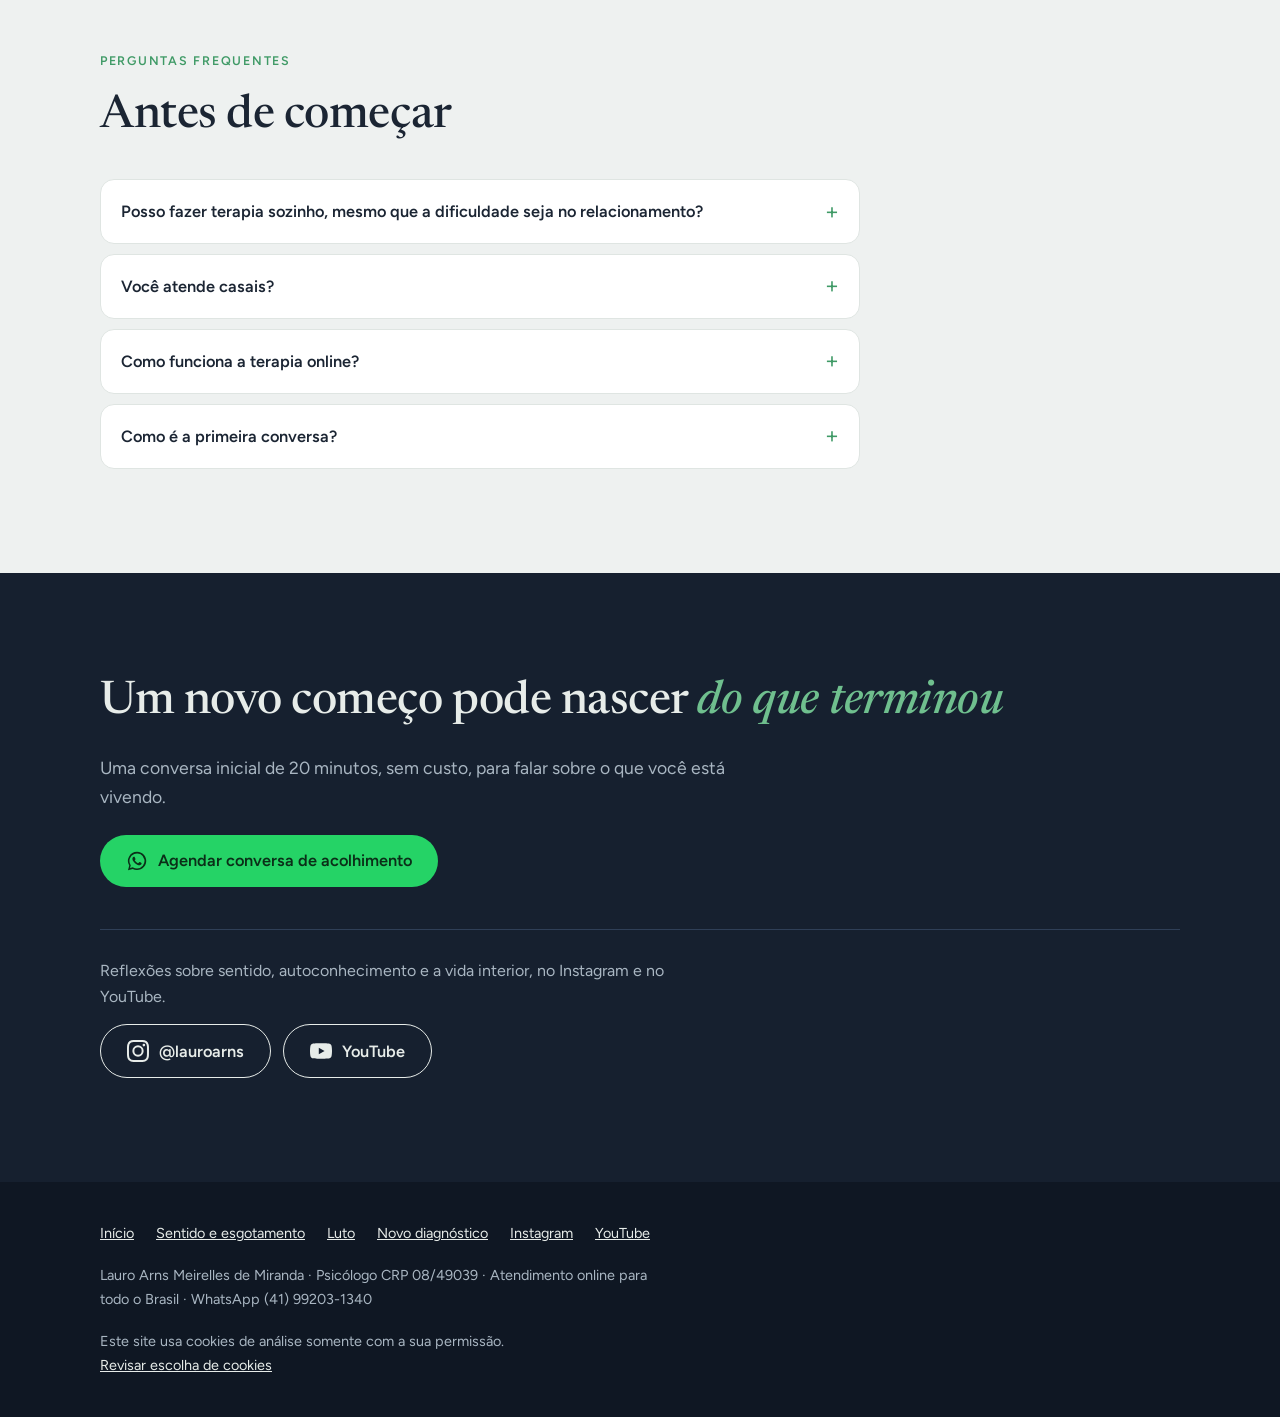
<file: relacionamentos.html>
<!doctype html>
<html lang="pt-BR">
<head>
<meta charset="utf-8">
<meta name="viewport" content="width=device-width, initial-scale=1, viewport-fit=cover">
<meta name="claude:viewport-fit-sides" content="cover">
<title>Como superar um término | Psicólogo online para relacionamentos | Lauro Arns</title>
<meta name="description" content="Psicoterapia online para término de relacionamento, dependência emocional e conflitos amorosos, com Lauro Arns, psicólogo CRP 08/49039.">
<link rel="canonical" href="https://arnslauro.com.br/relacionamentos">
<meta property="og:type" content="website">
<meta property="og:title" content="Como superar um término | Psicólogo online para relacionamentos | Lauro Arns">
<meta property="og:description" content="Psicoterapia online para término de relacionamento, dependência emocional e conflitos amorosos, com Lauro Arns, psicólogo CRP 08/49039.">
<meta property="og:url" content="https://arnslauro.com.br/relacionamentos">
<meta property="og:image" content="https://arnslauro.com.br/assets/lauro.jpg">
<meta name="theme-color" content="#16202f">
<link rel="preconnect" href="https://fonts.googleapis.com">
<link rel="preconnect" href="https://fonts.gstatic.com" crossorigin>
<link rel="stylesheet" href="https://fonts.googleapis.com/css2?family=Figtree:wght@400;500;600&family=Newsreader:ital,opsz,wght@0,6..72,400;0,6..72,500;1,6..72,400;1,6..72,500&display=swap">
<link rel="stylesheet" href="assets/style.css">
<script type="application/ld+json">{"@context":"https://schema.org","@type":"Psychologist","name":"Lauro Arns Meirelles de Miranda","url":"https://arnslauro.com.br","telephone":"+55 41 99203-1340","areaServed":"BR","availableService":"Psicoterapia online","sameAs":["https://www.instagram.com/lauroarns/","https://www.youtube.com/@lauroarns"]}</script>
</head>
<body data-pagina="relacionamentos">
<header class="faixa topo"><div class="miolo">
  <a class="marca" href="index.html"><b>Lauro Arns</b><span>Psicólogo · CRP 08/49039</span></a>
  <a class="botao botao-wa botao-mini" data-wa="cabecalho" href="https://wa.me/5541992031340?text=Ol%C3%A1%2C%20vi%20sua%20p%C3%A1gina%20sobre%20relacionamentos%20e%20gostaria%20de%20agendar%20uma%20conversa%20inicial." target="_blank" rel="noopener"><svg viewBox="0 0 24 24" aria-hidden="true"><path fill="currentColor" d="M12.04 2a9.9 9.9 0 0 0-8.5 15l-1.4 5 5.2-1.36A9.93 9.93 0 1 0 12.04 2Zm0 18.13c-1.5 0-2.97-.4-4.25-1.16l-.3-.18-3.09.81.83-3-.2-.32a8.2 8.2 0 1 1 7.01 3.85Zm4.5-6.14c-.25-.12-1.46-.72-1.69-.8-.23-.08-.39-.12-.56.13-.16.24-.64.8-.78.96-.15.17-.29.19-.54.06a6.73 6.73 0 0 1-3.36-2.93c-.25-.44.25-.41.72-1.36.08-.16.04-.3-.02-.43-.06-.12-.56-1.34-.76-1.84-.2-.48-.4-.41-.56-.42h-.47a.9.9 0 0 0-.66.31 2.75 2.75 0 0 0-.86 2.05 4.8 4.8 0 0 0 1 2.54 10.98 10.98 0 0 0 4.2 3.7c1.56.68 2.18.73 2.96.62.48-.07 1.46-.6 1.67-1.18.2-.58.2-1.08.14-1.18-.06-.1-.22-.17-.47-.29Z"/></svg><span>Agendar</span></a>
</div></header>
<main>

<section class="faixa escuro hero"><div class="miolo">
  <div class="hero-col"><div class="hero-texto">
    <p class="rotulo">Psicoterapia online · Término e relacionamentos</p>
    <h1>Como superar um término e <em>voltar a se encontrar</em>.</h1>
    <p>O fim de um relacionamento mexe com a rotina, a autoestima e os planos de futuro. A terapia ajuda a atravessar essa fase, compreender o que aconteceu e construir vínculos mais saudáveis daqui para frente.</p>
    <div class="hero-acao"><a class="botao botao-wa " data-wa="topo" href="https://wa.me/5541992031340?text=Ol%C3%A1%2C%20vi%20sua%20p%C3%A1gina%20sobre%20relacionamentos%20e%20gostaria%20de%20agendar%20uma%20conversa%20inicial." target="_blank" rel="noopener"><svg viewBox="0 0 24 24" aria-hidden="true"><path fill="currentColor" d="M12.04 2a9.9 9.9 0 0 0-8.5 15l-1.4 5 5.2-1.36A9.93 9.93 0 1 0 12.04 2Zm0 18.13c-1.5 0-2.97-.4-4.25-1.16l-.3-.18-3.09.81.83-3-.2-.32a8.2 8.2 0 1 1 7.01 3.85Zm4.5-6.14c-.25-.12-1.46-.72-1.69-.8-.23-.08-.39-.12-.56.13-.16.24-.64.8-.78.96-.15.17-.29.19-.54.06a6.73 6.73 0 0 1-3.36-2.93c-.25-.44.25-.41.72-1.36.08-.16.04-.3-.02-.43-.06-.12-.56-1.34-.76-1.84-.2-.48-.4-.41-.56-.42h-.47a.9.9 0 0 0-.66.31 2.75 2.75 0 0 0-.86 2.05 4.8 4.8 0 0 0 1 2.54 10.98 10.98 0 0 0 4.2 3.7c1.56.68 2.18.73 2.96.62.48-.07 1.46-.6 1.67-1.18.2-.58.2-1.08.14-1.18-.06-.1-.22-.17-.47-.29Z"/></svg><span>Agendar conversa de acolhimento</span></a><span class="hero-nota">Primeira conversa de 20 minutos, sem custo · Online</span></div>
  </div></div>
  <figure class="podcast">
    <div class="video" data-yt="VAfHUgx3Bjs"><a href="https://www.youtube.com/watch?v=VAfHUgx3Bjs" target="_blank" rel="noopener" aria-label="Assistir à entrevista no podcast A CAASA"><img src="assets/midia/podcast-capa.jpg" data-hq="https://i.ytimg.com/vi/VAfHUgx3Bjs/maxresdefault.jpg" alt="Lauro Arns falando no podcast A CAASA, episódio O que é autoconhecimento?"><span class="play"><svg viewBox="0 0 24 24" aria-hidden="true"><path d="M8 5v14l11-7z"/></svg></span></a></div>
    <figcaption><img src="assets/midia/logo-caasa.png" alt="A CAASA Terapias Integrativas"><span>Entrevista no podcast: <b>O que é autoconhecimento?</b></span></figcaption>
  </figure>
</div></section>
<section class="faixa claro" aria-labelledby="t-sinais"><div class="miolo pilha-lg">
  <div class="pilha"><p class="rotulo">Você se reconhece?</p><h2 id="t-sinais">Quando uma relação termina, <em>muita coisa termina junto</em></h2></div>
  <div class="grade"><article class="sinal"><h3>Um término que não sai da cabeça</h3><p>Pensamentos que voltam o tempo todo, vontade de procurar a pessoa, dificuldade de seguir em frente.</p></article><article class="sinal"><h3>Quem sou eu sem essa relação?</h3><p>A sensação de ter perdido parte da própria identidade junto com o relacionamento.</p></article><article class="sinal"><h3>Dependência emocional</h3><p>Precisar do outro para se sentir inteiro, ter medo de ficar sozinho, aceitar menos do que merece.</p></article><article class="sinal"><h3>Os mesmos padrões de novo</h3><p>Relações diferentes que terminam do mesmo jeito, sem entender exatamente por quê.</p></article><article class="sinal"><h3>Conflitos que se repetem</h3><p>Brigas que voltam sempre ao mesmo ponto, dificuldade de se colocar e de ser ouvido.</p></article><article class="sinal"><h3>Confiança abalada</h3><p>Depois de uma traição ou de uma decepção, o medo de se abrir de novo.</p></article></div>
</div></section>
<section class="faixa escuro" aria-labelledby="t-abordagem"><div class="miolo duas">
  <div class="pilha-lg"><div class="pilha"><p class="rotulo">Como a terapia ajuda</p><h2 id="t-abordagem">Compreender a relação <em>para não repetir a história</em></h2></div>
  <p class="suave">Na Psicologia Analítica de Jung, muito do que buscamos no outro diz respeito a partes de nós mesmos que ainda não conhecemos. Por isso um término, por mais doloroso, pode ser também uma oportunidade de autoconhecimento.</p>
  <p class="suave">O atendimento é individual, para quem está vivendo um término ou dificuldades em uma relação. Também atendo casais que desejam cuidar do vínculo juntos.</p></div>
  <div class="pilares"><div class="pilar"><h3>Atravessar a dor do fim</h3><p>Um término também é um luto. Ele pede tempo, espaço e acolhimento para ser vivido.</p></div><div class="pilar"><h3>Entender os próprios padrões</h3><p>Olhar para as escolhas, as expectativas e as feridas que se repetem de uma relação para outra.</p></div><div class="pilar"><h3>Construir vínculos mais saudáveis</h3><p>Aprender a se colocar, a reconhecer o que você precisa e a se relacionar sem se perder de si.</p></div></div>
</div></section>
<section class="faixa escuro midia-sec" aria-labelledby="t-midia"><div class="miolo pilha-lg">
  <div class="cab-carrossel">
    <div class="pilha"><p class="rotulo">Na mídia</p><h2 id="t-midia">Entrevistas e participações</h2></div>
    <div class="setas"><button type="button" class="seta" data-dir="-1" aria-label="Anterior"><svg viewBox="0 0 24 24" aria-hidden="true"><path fill="currentColor" d="M15.4 5.4 14 4l-8 8 8 8 1.4-1.4L8.8 12z"/></svg></button><button type="button" class="seta" data-dir="1" aria-label="Próximo"><svg viewBox="0 0 24 24" aria-hidden="true"><path fill="currentColor" d="M8.6 5.4 10 4l8 8-8 8-1.4-1.4 6.6-6.6z"/></svg></button></div>
  </div>
  <div class="carrossel" tabindex="0" aria-label="Aparições na mídia (role para o lado)"><article class="slide"><div class="slide-midia" style="--ar:16/9;--arn:1.7778"><video controls playsinline preload="none" poster="assets/midia/globo-poster.jpg" aria-label="Globo · Bom Dia: Você cumpriu suas metas? Como planejar o novo ano"><source src="assets/midia/globo.mp4" type="video/mp4"></video></div><div class="slide-legenda"><span class="logo-chip"><img src="assets/midia/logo-globo.png" alt="" loading="lazy"></span><div><b>Globo · Bom Dia</b><span>Você cumpriu suas metas? Como planejar o novo ano</span></div></div></article><article class="slide"><div class="slide-midia" style="--ar:9/16;--arn:0.5625"><video controls playsinline preload="none" poster="assets/midia/parana-turismo-poster.jpg" aria-label="TV Paraná Turismo: Entrevista"><source src="assets/midia/parana-turismo.mp4" type="video/mp4"></video></div><div class="slide-legenda"><span class="logo-chip"><img src="assets/midia/logo-tv-parana-turismo.png" alt="" loading="lazy"></span><div><b>TV Paraná Turismo</b><span>Entrevista</span></div></div></article><article class="slide"><div class="slide-midia" style="--ar:368/496;--arn:0.7419"><video controls playsinline preload="none" poster="assets/midia/radio-630-poster.jpg" aria-label="Rádio 630 AM: Entrevista no estúdio"><source src="assets/midia/radio-630.mp4" type="video/mp4"></video></div><div class="slide-legenda"><span class="logo-chip logo-texto">630<small>AM</small></span><div><b>Rádio 630 AM</b><span>Entrevista no estúdio</span></div></div></article><article class="slide"><div class="slide-midia" style="--ar:16/9;--arn:1.7778"><a href="https://www.youtube.com/watch?v=VAfHUgx3Bjs" target="_blank" rel="noopener" aria-label="Assistir no YouTube"><img src="assets/midia/podcast-capa.jpg" alt="Lauro Arns em A CAASA Terapias Integrativas" loading="lazy"><span class="play"><svg viewBox="0 0 24 24" aria-hidden="true"><path d="M8 5v14l11-7z"/></svg></span></a></div><div class="slide-legenda"><span class="logo-chip"><img src="assets/midia/logo-caasa.png" alt="" loading="lazy"></span><div><b>A CAASA Terapias Integrativas</b><span>Podcast · O que é autoconhecimento?</span></div></div></article><article class="slide"><div class="slide-midia" style="--ar:3/4;--arn:0.7500"><img src="assets/midia/radio-971.jpg" alt="Lauro Arns em Rádio Educativa 97.1 FM" loading="lazy"></div><div class="slide-legenda"><span class="logo-chip"><img src="assets/midia/logo-971.png" alt="" loading="lazy"></span><div><b>Rádio Educativa 97.1 FM</b><span>Entrevista ao vivo</span></div></div></article><article class="slide"><div class="slide-midia" style="--ar:155/108;--arn:1.4352"><img src="assets/midia/evangelizar.jpg" alt="Lauro Arns em TV Evangelizar" loading="lazy"></div><div class="slide-legenda"><span class="logo-chip"><img src="assets/midia/logo-vida-que-segue.png" alt="" loading="lazy"></span><div><b>TV Evangelizar</b><span>Programa Vida que Segue</span></div></div></article><article class="slide"><div class="slide-midia" style="--ar:886/714;--arn:1.2409"><img src="assets/midia/radio-evangelizar.jpg" alt="Lauro Arns em Rádio Evangelizar" loading="lazy"></div><div class="slide-legenda"><span class="logo-chip"><img src="assets/midia/logo-evangelizar.png" alt="" loading="lazy"></span><div><b>Rádio Evangelizar</b><span>Entrevista no estúdio</span></div></div></article><article class="slide"><div class="slide-midia" style="--ar:1723/980;--arn:1.7582"><img src="assets/midia/dic.jpg" alt="Lauro Arns em Diário Indústria &amp;amp; Comércio" loading="lazy"></div><div class="slide-legenda"><span class="logo-chip"><img src="assets/midia/logo-dic.png" alt="" loading="lazy"></span><div><b>Diário Indústria &amp; Comércio</b><span>I&amp;C Entrevista</span></div></div></article><article class="slide"><div class="slide-midia" style="--ar:900/502;--arn:1.7928"><img src="assets/midia/globoplay.jpg" alt="Lauro Arns em Globo · Globoplay" loading="lazy"></div><div class="slide-legenda"><span class="logo-chip"><img src="assets/midia/logo-globo.png" alt="" loading="lazy"></span><div><b>Globo · Globoplay</b><span>Participação como psicólogo</span></div></div></article></div>
</div></section>
<section class="faixa claro sobre" aria-labelledby="t-sobre"><div class="miolo duas">
  <div><figure class="retrato"><img src="assets/lauro.jpg" alt="Lauro Arns, psicólogo" width="720" height="960" loading="lazy"><figcaption>Lauro Arns · Psicólogo CRP 08/49039</figcaption></figure></div>
  <div class="pilha-lg"><div class="pilha"><p class="rotulo">Quem vai te acompanhar</p><h2 id="t-sobre">Lauro Arns Meirelles de Miranda</h2></div>
    <div class="pilha suave">
<p>Minha trajetória é marcada pela busca por compreender o ser humano em sua totalidade. Minha primeira formação foi em Direito, experiência que despertou meu interesse pelas histórias e complexidades que atravessam a vida humana. Depois me formei em Ayurveda, o que ampliou meu olhar sobre a relação entre corpo, mente e espírito.</p>
<p>Foi na Psicologia que encontrei o caminho para integrar essas experiências em um propósito comum: acompanhar pessoas em sua jornada de autoconhecimento, consciência e construção de uma vida com mais significado.</p>
<p>Minha história familiar também foi marcada pelos exemplos de Zilda Arns e Dom Paulo Evaristo Arns, referências de cuidado, dignidade e serviço ao próximo, que fortaleceram em mim a compreensão do valor único de cada existência. Mais do que uma profissão, vejo esse trabalho como um chamado.</p></div>
    <div class="formacao">
      <div><b>Psicologia</b><span>CRP 08/49039 · Inspirada em Frankl, Jung e Rogers</span></div>
      <div><b>Ayurveda</b><span>Tradição milenar de origem indiana</span></div>
      <div><b>Direito</b><span>Primeira formação · não atua como advogado atualmente</span></div>
    </div>
  </div>
</div></section>
<section class="faixa branco" aria-labelledby="t-passos"><div class="miolo pilha-lg">
  <div class="pilha"><p class="rotulo">Como começar a psicoterapia</p><h2 id="t-passos">Do primeiro contato <em>à primeira sessão</em></h2>
    <div class="detalhes"><span class="chip">Atendimento online</span><span class="chip">Sessões semanais de 50 minutos</span><span class="chip">Primeira conversa sem custo</span></div>
  </div>
  <ol class="passos">
    <li><h3>Mensagem pelo WhatsApp</h3><p>Envie uma mensagem dizendo que tem interesse. A partir dela, combinamos uma conversa inicial.</p></li>
    <li><h3>Conversa de acolhimento</h3><p>Um encontro de cerca de 20 minutos, sem custo, para você falar sobre o que está vivendo, tirar dúvidas e conhecer minha forma de trabalho.</p></li>
    <li><h3>Decidimos juntos</h3><p>Avaliamos se a psicoterapia comigo é o caminho adequado para o que você precisa agora.</p></li>
    <li><h3>Início da jornada</h3><p>Se decidirmos seguir, definimos um horário semanal fixo e começamos.</p></li>
  </ol>
  <div><a class="botao botao-wa " data-wa="passos" href="https://wa.me/5541992031340?text=Ol%C3%A1%2C%20vi%20sua%20p%C3%A1gina%20sobre%20relacionamentos%20e%20gostaria%20de%20agendar%20uma%20conversa%20inicial." target="_blank" rel="noopener"><svg viewBox="0 0 24 24" aria-hidden="true"><path fill="currentColor" d="M12.04 2a9.9 9.9 0 0 0-8.5 15l-1.4 5 5.2-1.36A9.93 9.93 0 1 0 12.04 2Zm0 18.13c-1.5 0-2.97-.4-4.25-1.16l-.3-.18-3.09.81.83-3-.2-.32a8.2 8.2 0 1 1 7.01 3.85Zm4.5-6.14c-.25-.12-1.46-.72-1.69-.8-.23-.08-.39-.12-.56.13-.16.24-.64.8-.78.96-.15.17-.29.19-.54.06a6.73 6.73 0 0 1-3.36-2.93c-.25-.44.25-.41.72-1.36.08-.16.04-.3-.02-.43-.06-.12-.56-1.34-.76-1.84-.2-.48-.4-.41-.56-.42h-.47a.9.9 0 0 0-.66.31 2.75 2.75 0 0 0-.86 2.05 4.8 4.8 0 0 0 1 2.54 10.98 10.98 0 0 0 4.2 3.7c1.56.68 2.18.73 2.96.62.48-.07 1.46-.6 1.67-1.18.2-.58.2-1.08.14-1.18-.06-.1-.22-.17-.47-.29Z"/></svg><span>Agendar conversa de acolhimento</span></a></div>
</div></section>
<section class="faixa claro" aria-labelledby="t-faq"><div class="miolo pilha-lg">
  <div class="pilha"><p class="rotulo">Perguntas frequentes</p><h2 id="t-faq">Antes de começar</h2></div>
  <div class="faq"><details><summary>Posso fazer terapia sozinho, mesmo que a dificuldade seja no relacionamento?</summary><p>Sim. O atendimento individual ajuda a entender a sua parte na relação, os seus padrões e o que você deseja daqui para frente.</p></details><details><summary>Você atende casais?</summary><p>Sim. Além do atendimento individual, também atendo casais que desejam cuidar do vínculo juntos.</p></details><details><summary>Como funciona a terapia online?</summary><p>As sessões acontecem por videochamada, uma vez por semana, com duração de 50 minutos. Você só precisa de um lugar reservado e de uma boa conexão de internet.</p></details><details><summary>Como é a primeira conversa?</summary><p>É um encontro de cerca de 20 minutos, sem custo, para você contar o que está vivendo, tirar dúvidas e decidirmos juntos se a terapia comigo faz sentido para você.</p></details></div>
</div></section>
<section class="faixa escuro final" aria-labelledby="t-final"><div class="miolo">
  <h2 id="t-final">Um novo começo pode nascer <em>do que terminou</em></h2>
  <p>Uma conversa inicial de 20 minutos, sem custo, para falar sobre o que você está vivendo.</p>
  <a class="botao botao-wa " data-wa="final" href="https://wa.me/5541992031340?text=Ol%C3%A1%2C%20vi%20sua%20p%C3%A1gina%20sobre%20relacionamentos%20e%20gostaria%20de%20agendar%20uma%20conversa%20inicial." target="_blank" rel="noopener"><svg viewBox="0 0 24 24" aria-hidden="true"><path fill="currentColor" d="M12.04 2a9.9 9.9 0 0 0-8.5 15l-1.4 5 5.2-1.36A9.93 9.93 0 1 0 12.04 2Zm0 18.13c-1.5 0-2.97-.4-4.25-1.16l-.3-.18-3.09.81.83-3-.2-.32a8.2 8.2 0 1 1 7.01 3.85Zm4.5-6.14c-.25-.12-1.46-.72-1.69-.8-.23-.08-.39-.12-.56.13-.16.24-.64.8-.78.96-.15.17-.29.19-.54.06a6.73 6.73 0 0 1-3.36-2.93c-.25-.44.25-.41.72-1.36.08-.16.04-.3-.02-.43-.06-.12-.56-1.34-.76-1.84-.2-.48-.4-.41-.56-.42h-.47a.9.9 0 0 0-.66.31 2.75 2.75 0 0 0-.86 2.05 4.8 4.8 0 0 0 1 2.54 10.98 10.98 0 0 0 4.2 3.7c1.56.68 2.18.73 2.96.62.48-.07 1.46-.6 1.67-1.18.2-.58.2-1.08.14-1.18-.06-.1-.22-.17-.47-.29Z"/></svg><span>Agendar conversa de acolhimento</span></a>
  <div class="insta">
    <p>Reflexões sobre sentido, autoconhecimento e a vida interior, no Instagram e no YouTube.</p>
    <div class="redes"><a class="botao botao-linha" href="https://www.instagram.com/lauroarns/" target="_blank" rel="noopener"><svg viewBox="0 0 24 24" aria-hidden="true"><path fill="currentColor" d="M12 2.2c3.2 0 3.6 0 4.8.07 3.25.15 4.77 1.69 4.92 4.92.06 1.27.07 1.65.07 4.85s0 3.58-.07 4.85c-.15 3.23-1.66 4.77-4.92 4.92-1.27.06-1.64.07-4.8.07-3.2 0-3.6 0-4.85-.07-3.26-.15-4.77-1.7-4.92-4.92C2.17 15.58 2.16 15.2 2.16 12s0-3.58.07-4.85C2.38 3.92 3.9 2.38 7.15 2.23 8.42 2.17 8.8 2.16 12 2.16ZM12 0C8.74 0 8.33 0 7.05.07 2.7.27.27 2.7.07 7.05 0 8.33 0 8.74 0 12s0 3.67.07 4.95c.2 4.36 2.62 6.78 6.98 6.98C8.33 24 8.74 24 12 24s3.67 0 4.95-.07c4.35-.2 6.78-2.62 6.98-6.98.06-1.28.07-1.69.07-4.95s0-3.67-.07-4.95c-.2-4.35-2.62-6.78-6.98-6.98C15.67 0 15.26 0 12 0Zm0 5.84a6.16 6.16 0 1 0 0 12.32 6.16 6.16 0 0 0 0-12.32ZM12 16a4 4 0 1 1 0-8 4 4 0 0 1 0 8Zm6.4-11.85a1.44 1.44 0 1 0 0 2.88 1.44 1.44 0 0 0 0-2.88Z"/></svg><span>@lauroarns</span></a><a class="botao botao-linha" href="https://www.youtube.com/@lauroarns" target="_blank" rel="noopener"><svg viewBox="0 0 24 24" aria-hidden="true"><path fill="currentColor" d="M23.5 6.2a3 3 0 0 0-2.1-2.1C19.5 3.6 12 3.6 12 3.6s-7.5 0-9.4.5A3 3 0 0 0 .5 6.2 31 31 0 0 0 0 12a31 31 0 0 0 .5 5.8 3 3 0 0 0 2.1 2.1c1.9.5 9.4.5 9.4.5s7.5 0 9.4-.5a3 3 0 0 0 2.1-2.1A31 31 0 0 0 24 12a31 31 0 0 0-.5-5.8ZM9.6 15.6V8.4l6.3 3.6-6.3 3.6Z"/></svg><span>YouTube</span></a></div>
  </div>
</div></section>
</main>
<footer class="faixa rodape"><div class="miolo">
  <nav aria-label="Páginas"><a href="index.html">Início</a><a href="logoterapia.html">Sentido e esgotamento</a><a href="luto.html">Luto</a><a href="novo-diagnostico.html">Novo diagnóstico</a><a href="https://www.instagram.com/lauroarns/" target="_blank" rel="noopener">Instagram</a><a href="https://www.youtube.com/@lauroarns" target="_blank" rel="noopener">YouTube</a></nav>
  <p>Lauro Arns Meirelles de Miranda · Psicólogo CRP 08/49039 · Atendimento online para todo o Brasil · WhatsApp (41) 99203-1340</p>
  <p>Este site usa cookies de análise somente com a sua permissão. <button type="button" id="rever-cookies">Revisar escolha de cookies</button></p>
</div></footer>
<div class="barra-wa"><a class="botao botao-wa " data-wa="barra-celular" href="https://wa.me/5541992031340?text=Ol%C3%A1%2C%20vi%20sua%20p%C3%A1gina%20sobre%20relacionamentos%20e%20gostaria%20de%20agendar%20uma%20conversa%20inicial." target="_blank" rel="noopener"><svg viewBox="0 0 24 24" aria-hidden="true"><path fill="currentColor" d="M12.04 2a9.9 9.9 0 0 0-8.5 15l-1.4 5 5.2-1.36A9.93 9.93 0 1 0 12.04 2Zm0 18.13c-1.5 0-2.97-.4-4.25-1.16l-.3-.18-3.09.81.83-3-.2-.32a8.2 8.2 0 1 1 7.01 3.85Zm4.5-6.14c-.25-.12-1.46-.72-1.69-.8-.23-.08-.39-.12-.56.13-.16.24-.64.8-.78.96-.15.17-.29.19-.54.06a6.73 6.73 0 0 1-3.36-2.93c-.25-.44.25-.41.72-1.36.08-.16.04-.3-.02-.43-.06-.12-.56-1.34-.76-1.84-.2-.48-.4-.41-.56-.42h-.47a.9.9 0 0 0-.66.31 2.75 2.75 0 0 0-.86 2.05 4.8 4.8 0 0 0 1 2.54 10.98 10.98 0 0 0 4.2 3.7c1.56.68 2.18.73 2.96.62.48-.07 1.46-.6 1.67-1.18.2-.58.2-1.08.14-1.18-.06-.1-.22-.17-.47-.29Z"/></svg><span>Agendar conversa de acolhimento</span></a></div>
<div class="cookies" id="cookies" role="dialog" aria-label="Cookies" hidden>
  <p>Uso cookies de análise para entender como as pessoas encontram este site. Nada é usado sem a sua permissão.</p>
  <div class="acoes"><button type="button" class="aceitar">Aceitar</button><button type="button" class="recusar">Recusar</button></div>
</div>
<script src="assets/site.js"></script>
</body>
</html>
</file>
<file: assets/style.css>
/* Lauro Arns · Psicologia — folha de estilo
   Conceito: noite azul-profunda (o "não saber") que se abre em seções claras (compreensão).
   Uma única identidade, sem modo escuro alternativo: cores sempre explícitas. */
:root {
  --noite: #16202f;        /* fundo principal das seções escuras */
  --noite-2: #1e2b3e;      /* superfícies sobre a noite */
  --linha-noite: #2f3f57;
  --aurora: #6fbf8e;       /* verde do site original, um pouco mais sóbrio */
  --aurora-forte: #3f9a66;
  --nevoa: #eef1f0;        /* fundo claro, levemente esverdeado */
  --papel: #ffffff;
  --tinta: #1b2533;        /* texto sobre claro */
  --tinta-suave: #4d5a6a;
  --lua: #e7ece9;          /* texto sobre escuro */
  --lua-suave: #a9b6c2;
  --wa: #25d366;

  --f-titulo: "Newsreader", "Iowan Old Style", Georgia, serif;
  --f-texto: "Figtree", "Segoe UI", system-ui, sans-serif;

  --raio: 14px;
  --largura: 1080px;
  --texto-max: 62ch;
  color-scheme: light;
}

* { box-sizing: border-box; }
html { scroll-behavior: smooth; }
@media (prefers-reduced-motion: reduce) { html { scroll-behavior: auto; } * { transition: none !important; animation: none !important; } }

body {
  margin: 0;
  background: var(--nevoa);
  color: var(--tinta);
  font-family: var(--f-texto);
  font-size: 1.0625rem;
  line-height: 1.65;
  -webkit-font-smoothing: antialiased;
}
img { max-width: 100%; display: block; }
[hidden] { display: none !important; }
figure { margin: 0; }
a { color: inherit; }
:focus-visible { outline: 3px solid var(--aurora); outline-offset: 3px; border-radius: 4px; }

.faixa { padding-left: max(16px, env(safe-area-inset-left, 0px)); padding-right: max(16px, env(safe-area-inset-right, 0px)); }
.faixa > .miolo { max-width: var(--largura); margin: 0 auto; padding-block: clamp(56px, 9vw, 104px); }
.escuro { background: var(--noite); color: var(--lua); }
.claro { background: var(--nevoa); color: var(--tinta); }
.branco { background: var(--papel); color: var(--tinta); }

h1, h2, h3 { font-family: var(--f-titulo); font-weight: 500; line-height: 1.12; margin: 0; text-wrap: balance; letter-spacing: -0.01em; }
h1 { font-size: clamp(2.4rem, 6.2vw, 4.4rem); }
h2 { font-size: clamp(1.9rem, 4.2vw, 2.9rem); }
h3 { font-size: 1.35rem; }
h1 em, h2 em { font-style: italic; color: var(--aurora); }
.claro h2 em, .branco h2 em { color: var(--aurora-forte); }
p { margin: 0; max-width: var(--texto-max); }
.rotulo { font-size: 0.78rem; font-weight: 600; letter-spacing: 0.14em; text-transform: uppercase; color: var(--aurora-forte); }
.escuro .rotulo { color: var(--aurora); }
.pilha { display: grid; gap: 20px; }
.pilha-lg { display: grid; gap: 36px; }
.suave { color: var(--tinta-suave); }
.escuro .suave { color: var(--lua-suave); }

/* Cabeçalho */
.topo { position: sticky; top: env(safe-area-inset-top, 0px); z-index: 20; background: rgba(22, 32, 47, 0.94); backdrop-filter: blur(8px); color: var(--lua); border-bottom: 1px solid var(--linha-noite); }
body::before { content: ""; position: fixed; inset: 0 0 auto; height: env(safe-area-inset-top, 0px); z-index: 30; background: var(--noite); }
.topo .miolo { padding-block: 12px; display: flex; align-items: center; justify-content: space-between; gap: 16px; }
.marca { text-decoration: none; display: grid; line-height: 1.2; }
.marca b { font-family: var(--f-titulo); font-weight: 500; font-size: 1.12rem; letter-spacing: 0.01em; }
.marca span { font-size: 0.78rem; color: var(--lua-suave); letter-spacing: 0.06em; }

/* Botões */
.botao { display: inline-flex; align-items: center; gap: 10px; text-decoration: none; font-weight: 600; border-radius: 999px; padding: 15px 26px; font-size: 1.02rem; line-height: 1.2; transition: transform .15s ease, background .15s ease; }
.botao svg { width: 22px; height: 22px; flex: none; }
.botao-wa { background: var(--wa); color: #0b2e18; }
.botao-wa:hover { transform: translateY(-1px); background: #2fe073; }
.botao-mini { padding: 9px 16px; font-size: 0.92rem; }
.botao-linha { border: 1px solid currentColor; color: inherit; }

/* Hero */
.hero .miolo { display: grid; gap: 40px; align-items: center; grid-template-columns: 1fr; }
@media (min-width: 880px) { .hero .miolo { grid-template-columns: 1.25fr 0.75fr; } }
.hero-texto { display: grid; gap: 24px; min-width: 0; }
.hero-texto p { font-size: 1.15rem; color: var(--lua-suave); }
.hero-acao { display: flex; flex-wrap: wrap; gap: 14px 20px; align-items: center; }
.hero-nota { font-size: 0.9rem; color: var(--lua-suave); }
.retrato { position: relative; aspect-ratio: 3 / 4; max-width: 360px; width: 100%; justify-self: center; border-radius: 180px 180px var(--raio) var(--raio); overflow: hidden; background: linear-gradient(160deg, #26364d, #142030); border: 1px solid var(--linha-noite); }
.retrato img { width: 100%; height: 100%; object-fit: cover; }
.retrato .monograma { position: absolute; inset: 0; display: grid; place-items: center; font-family: var(--f-titulo); font-size: 5rem; color: var(--linha-noite); }
.retrato figcaption { position: absolute; left: 0; right: 0; bottom: 0; padding: 14px 18px; font-size: 0.82rem; background: linear-gradient(transparent, rgba(10,16,26,.85)); color: var(--lua); }

/* Cartões de identificação */
.grade { display: grid; gap: 16px; grid-template-columns: repeat(auto-fit, minmax(240px, 1fr)); }
.sinal { background: var(--papel); border: 1px solid #dfe5e2; border-radius: var(--raio); padding: 22px 22px 24px; display: grid; gap: 8px; align-content: start; min-width: 0; }
.sinal h3 { font-size: 1.22rem; }
.sinal p { color: var(--tinta-suave); font-size: 0.98rem; }

/* Abordagem */
.duas { display: grid; gap: 40px; grid-template-columns: 1fr; }
@media (min-width: 880px) { .duas { grid-template-columns: 0.9fr 1.1fr; } }
.duas > * { min-width: 0; }
.citacao { font-family: var(--f-titulo); font-size: clamp(1.45rem, 3vw, 1.9rem); line-height: 1.3; font-style: italic; color: var(--lua); border-left: 2px solid var(--aurora); padding-left: 22px; }
.citacao cite { display: block; font-style: normal; font-family: var(--f-texto); font-size: 0.85rem; color: var(--lua-suave); margin-top: 12px; letter-spacing: 0.04em; }
.pilares { display: grid; gap: 22px; }
.pilar { display: grid; gap: 6px; padding-bottom: 22px; border-bottom: 1px solid var(--linha-noite); }
.pilar:last-child { border-bottom: 0; padding-bottom: 0; }
.pilar h3 { color: var(--lua); }
.pilar p { color: var(--lua-suave); }

/* Passos */
.passos { list-style: none; margin: 0; padding: 0; display: grid; gap: 16px; grid-template-columns: repeat(auto-fit, minmax(220px, 1fr)); counter-reset: passo; }
.passos li { counter-increment: passo; display: grid; gap: 8px; align-content: start; padding: 24px 22px; background: var(--papel); border-radius: var(--raio); border: 1px solid #dfe5e2; }
.passos li::before { content: "Passo " counter(passo); font-size: 0.75rem; font-weight: 600; letter-spacing: 0.14em; text-transform: uppercase; color: var(--aurora-forte); }
.passos h3 { font-size: 1.18rem; }
.passos p { font-size: 0.97rem; color: var(--tinta-suave); }
.detalhes { display: flex; flex-wrap: wrap; gap: 10px; }
.chip { font-size: 0.88rem; padding: 6px 14px; border-radius: 999px; background: #dde8e2; color: #1f4d33; font-weight: 500; }

/* Vídeos */
.videos { display: grid; gap: 16px; grid-template-columns: repeat(auto-fit, minmax(260px, 1fr)); }
.video { position: relative; aspect-ratio: 16 / 9; max-width: 100%; border-radius: var(--raio); overflow: hidden; background: var(--noite-2) center / cover no-repeat; border: 1px solid var(--linha-noite); }
.video button, .video a { all: unset; cursor: pointer; position: absolute; inset: 0; display: grid; place-items: center; background: linear-gradient(transparent 40%, rgba(10,16,26,.75)); }
.video .play { width: 64px; height: 64px; border-radius: 50%; background: rgba(255,255,255,.92); display: grid; place-items: center; }
.video .play svg { width: 26px; height: 26px; margin-left: 4px; fill: var(--noite); }
.video iframe { position: absolute; inset: 0; width: 100%; height: 100%; border: 0; }
.video:focus-within { outline: 3px solid var(--aurora); outline-offset: 3px; }

/* Na mídia */
.midia { display: flex; flex-wrap: wrap; gap: 10px 28px; font-family: var(--f-titulo); font-size: 1.25rem; color: var(--lua); }
.midia span { white-space: nowrap; }

/* Sobre */
.sobre .duas { align-items: start; }
.formacao { display: grid; gap: 12px; grid-template-columns: repeat(auto-fit, minmax(160px, 1fr)); }
.formacao div { border: 1px solid #d5ddd9; border-radius: var(--raio); padding: 16px; background: var(--papel); display: grid; gap: 2px; }
.formacao b { font-family: var(--f-titulo); font-weight: 500; font-size: 1.2rem; }
.formacao span { font-size: 0.88rem; color: var(--tinta-suave); }

/* Outros caminhos (links entre páginas) */
.caminhos { display: grid; gap: 12px; grid-template-columns: repeat(auto-fit, minmax(230px, 1fr)); }
.caminhos a { text-decoration: none; padding: 20px 22px; border-radius: var(--raio); border: 1px solid var(--linha-noite); background: var(--noite-2); display: grid; gap: 4px; transition: border-color .15s ease; }
.caminhos a:hover { border-color: var(--aurora); }
.caminhos b { font-family: var(--f-titulo); font-weight: 500; font-size: 1.2rem; color: var(--lua); }
.caminhos span { font-size: 0.92rem; color: var(--lua-suave); }

/* Chamada final */
.final .miolo { display: grid; gap: 24px; justify-items: start; }
.final p { color: var(--lua-suave); font-size: 1.1rem; }

/* Rodapé */
.rodape { background: #0f1723; color: var(--lua-suave); font-size: 0.9rem; }
.rodape .miolo { padding-block: 40px 110px; display: grid; gap: 18px; }
@media (min-width: 880px) { .rodape .miolo { padding-block: 40px; } }
.rodape nav { display: flex; flex-wrap: wrap; gap: 8px 22px; }
.rodape a { color: var(--lua); }
.rodape button { all: unset; cursor: pointer; text-decoration: underline; color: var(--lua); }

/* Hero: coluna de texto (pode ter variantes por tema) */
.hero-col { min-width: 0; display: grid; }
.retrato-hero { max-width: 340px; }

/* Podcast no topo */
.podcast { margin: 0; display: grid; gap: 14px; width: 100%; max-width: 460px; justify-self: center; }
.podcast .video { aspect-ratio: 16 / 9; }
.podcast .video.tocando { aspect-ratio: 16 / 9; }
.podcast .video img { width: 100%; height: 100%; object-fit: cover; }
.podcast figcaption { display: flex; align-items: center; gap: 14px; font-size: 0.95rem; color: var(--lua-suave); }
.podcast figcaption img { height: 40px; width: auto; background: var(--papel); border-radius: 8px; padding: 5px 8px; flex: none; }
.podcast figcaption b { color: var(--lua); font-weight: 600; }
.video .play { position: absolute; left: 50%; top: 50%; translate: -50% -50%; width: 66px; height: 66px; border-radius: 50%; background: rgba(255,255,255,.94); display: grid; place-items: center; box-shadow: 0 6px 24px rgba(0,0,0,.35); }
.video a { position: absolute; inset: 0; display: block; }

/* Carrossel "Na mídia" */
.cab-carrossel { display: flex; justify-content: space-between; align-items: end; gap: 16px; flex-wrap: wrap; }
.setas { display: flex; gap: 10px; }
.seta { width: 46px; height: 46px; border-radius: 50%; border: 1px solid var(--linha-noite); background: var(--noite-2); color: var(--lua); cursor: pointer; display: grid; place-items: center; }
.seta:hover { border-color: var(--aurora); }
.seta svg { width: 22px; height: 22px; }
.carrossel { display: flex; gap: 18px; overflow-x: auto; scroll-snap-type: x mandatory; scroll-padding-left: 0; padding-bottom: 14px; scrollbar-width: thin; scrollbar-color: var(--linha-noite) transparent; overscroll-behavior-x: contain; }
.slide { flex: none; scroll-snap-align: start; display: grid; gap: 12px; align-content: start; }
.slide-midia { --h: clamp(280px, 48vh, 400px); position: relative; width: min(84vw, calc(var(--h) * var(--arn))); aspect-ratio: var(--ar); border-radius: var(--raio); overflow: hidden; background: #0d141f; border: 1px solid var(--linha-noite); }
.slide-midia img, .slide-midia video { width: 100%; height: 100%; object-fit: cover; display: block; }
.slide-midia a { position: absolute; inset: 0; }
.slide-midia .play { position: absolute; left: 50%; top: 50%; translate: -50% -50%; width: 58px; height: 58px; border-radius: 50%; background: rgba(255,255,255,.94); display: grid; place-items: center; }
.slide-midia .play svg { width: 24px; height: 24px; margin-left: 3px; fill: var(--noite); }
.slide-legenda { display: flex; align-items: center; gap: 12px; max-width: min(82vw, 420px); }
.logo-chip { flex: none; height: 46px; min-width: 46px; max-width: 120px; background: var(--papel); border-radius: 10px; padding: 6px 8px; display: grid; place-items: center; }
.logo-chip img { max-height: 34px; max-width: 104px; width: auto; height: auto; }
.slide-legenda b { display: block; color: var(--lua); font-weight: 600; font-size: 0.98rem; line-height: 1.3; }
.slide-legenda span { display: block; color: var(--lua-suave); font-size: 0.88rem; line-height: 1.35; }

/* Sobre */
.uma { max-width: 760px; }
.sobre .retrato { justify-self: start; }
.claro .retrato { border-color: #d5ddd9; }
.claro .retrato figcaption { color: #fff; }

/* Chip de texto (veículo sem logo) */
.logo-texto { font-family: var(--f-titulo); font-weight: 500; font-size: 1.15rem; color: var(--noite); line-height: 1; display: flex; align-items: baseline; gap: 3px; }
.logo-texto small { font-family: var(--f-texto); font-size: 0.7rem; font-weight: 600; letter-spacing: 0.06em; }

/* Perguntas frequentes */
.faq { display: grid; gap: 10px; max-width: 760px; }
.faq details { background: var(--papel); border: 1px solid #dfe5e2; border-radius: var(--raio); padding: 0 20px; }
.faq summary { cursor: pointer; list-style: none; padding: 18px 28px 18px 0; position: relative; font-weight: 600; font-size: 1.02rem; }
.faq summary::-webkit-details-marker { display: none; }
.faq summary::after { content: "+"; position: absolute; right: 0; top: 50%; translate: 0 -50%; font-size: 1.4rem; font-weight: 400; color: var(--aurora-forte); }
.faq details[open] summary::after { content: "–"; }
.faq details p { padding-bottom: 18px; color: var(--tinta-suave); }

/* Instagram e YouTube */
.redes { display: flex; flex-wrap: wrap; gap: 12px; }
.insta { display: grid; gap: 14px; justify-items: start; margin-top: 18px; padding-top: 28px; border-top: 1px solid var(--linha-noite); width: 100%; }
.insta p { font-size: 1rem; }
.insta .botao { color: var(--lua); }

/* Barra fixa de WhatsApp no celular */
.barra-wa { position: fixed; left: 0; right: 0; bottom: 0; z-index: 25; padding: 10px max(16px, env(safe-area-inset-right, 0px)) calc(10px + env(safe-area-inset-bottom, 0px)) max(16px, env(safe-area-inset-left, 0px)); background: rgba(15, 23, 35, 0.96); border-top: 1px solid var(--linha-noite); }
.barra-wa .botao { width: 100%; justify-content: center; }
@media (min-width: 880px) { .barra-wa { display: none; } }

/* Aviso de cookies */
.cookies { position: fixed; z-index: 40; left: max(12px, env(safe-area-inset-left, 0px)); right: max(12px, env(safe-area-inset-right, 0px)); bottom: calc(84px + env(safe-area-inset-bottom, 0px)); max-width: 460px; margin-left: auto; background: var(--papel); color: var(--tinta); border-radius: var(--raio); padding: 18px 20px; box-shadow: 0 10px 40px rgba(0,0,0,.25); display: grid; gap: 12px; font-size: 0.93rem; }
@media (min-width: 880px) { .cookies { bottom: 20px; right: 20px; } }
.cookies .acoes { display: flex; flex-wrap: wrap; gap: 10px; }
.cookies button { font: inherit; font-weight: 600; border-radius: 999px; padding: 9px 16px; cursor: pointer; border: 1px solid var(--tinta); background: transparent; color: var(--tinta); }
.cookies button.aceitar { background: var(--tinta); color: var(--papel); }
</file>
